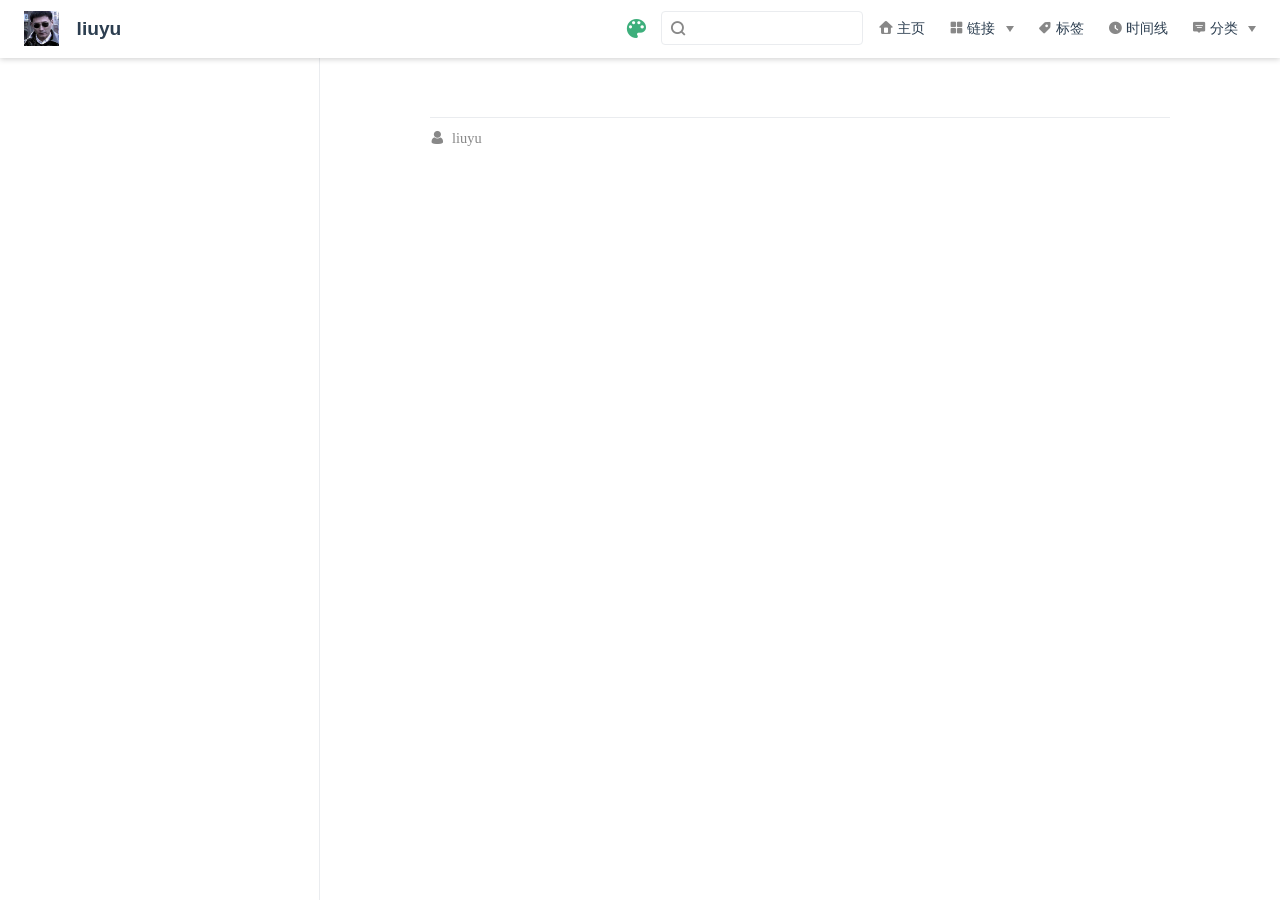
<file: categories/index.html>
<!DOCTYPE html>
<html lang="en-US">
  <head>
    <meta charset="utf-8">
    <meta name="viewport" content="width=device-width,initial-scale=1">
    <title>Categories | liuyu</title>
    <meta name="generator" content="VuePress 1.5.0">
    <link rel="icon" href="/img/logo-ly.jpg">
    <meta name="description" content="云平台大作业">
    <meta name="viewport" content="width=device-width,initial-scale=1,user-scalable=no">
    <link rel="preload" href="/assets/css/0.styles.10afba96.css" as="style"><link rel="preload" href="/assets/js/app.61cefd21.js" as="script"><link rel="preload" href="/assets/js/3.f063495b.js" as="script"><link rel="preload" href="/assets/js/1.ef9a8c70.js" as="script"><link rel="prefetch" href="/assets/js/10.6733be78.js"><link rel="prefetch" href="/assets/js/11.9a9cbcbd.js"><link rel="prefetch" href="/assets/js/12.f912a076.js"><link rel="prefetch" href="/assets/js/4.82e67897.js"><link rel="prefetch" href="/assets/js/5.eb905a74.js"><link rel="prefetch" href="/assets/js/6.a1c7aa42.js"><link rel="prefetch" href="/assets/js/7.d3fac426.js"><link rel="prefetch" href="/assets/js/8.7b0fbe55.js"><link rel="prefetch" href="/assets/js/9.4e7dae46.js">
    <link rel="stylesheet" href="/assets/css/0.styles.10afba96.css">
  </head>
  <body>
    <div id="app" data-server-rendered="true"><div><div class="theme-container" data-v-4698c43e><div data-v-4698c43e><div id="loader-wrapper" class="loading-wrapper" data-v-4b73742e data-v-4698c43e data-v-4698c43e><div class="loader-main" data-v-4b73742e><div data-v-4b73742e></div><div data-v-4b73742e></div><div data-v-4b73742e></div><div data-v-4b73742e></div></div> <!----> <!----></div> <div class="password-shadow password-wrapper-out" style="display:none;" data-v-6cbeab0a data-v-4698c43e data-v-4698c43e><h3 class="title" style="display:none;" data-v-6cbeab0a data-v-6cbeab0a>liuyu</h3> <!----> <label id="box" class="inputBox" style="display:none;" data-v-6cbeab0a data-v-6cbeab0a><input type="password" value="" data-v-6cbeab0a> <span data-v-6cbeab0a>Konck! Knock!</span> <button data-v-6cbeab0a>OK</button></label> <div class="footer" style="display:none;" data-v-6cbeab0a data-v-6cbeab0a><span data-v-6cbeab0a><i class="iconfont reco-theme" data-v-6cbeab0a></i> <a target="blank" href="https://vuepress-theme-reco.recoluan.com" data-v-6cbeab0a>vuePress-theme-reco</a></span> <span data-v-6cbeab0a><i class="iconfont reco-copyright" data-v-6cbeab0a></i> <a data-v-6cbeab0a><span data-v-6cbeab0a>liuyu</span>
            
          <span data-v-6cbeab0a>2020 - </span>
          2020
        </a></span></div></div> <div class="hide" data-v-4698c43e><header class="navbar" data-v-4698c43e><div class="sidebar-button"><svg xmlns="http://www.w3.org/2000/svg" aria-hidden="true" role="img" viewBox="0 0 448 512" class="icon"><path fill="currentColor" d="M436 124H12c-6.627 0-12-5.373-12-12V80c0-6.627 5.373-12 12-12h424c6.627 0 12 5.373 12 12v32c0 6.627-5.373 12-12 12zm0 160H12c-6.627 0-12-5.373-12-12v-32c0-6.627 5.373-12 12-12h424c6.627 0 12 5.373 12 12v32c0 6.627-5.373 12-12 12zm0 160H12c-6.627 0-12-5.373-12-12v-32c0-6.627 5.373-12 12-12h424c6.627 0 12 5.373 12 12v32c0 6.627-5.373 12-12 12z"></path></svg></div> <a href="/" class="home-link router-link-active"><img src="/logo_trans.png" alt="liuyu" class="logo"> <span class="site-name">liuyu</span></a> <div class="links"><div class="color-picker"><a class="color-button"><i class="iconfont reco-color"></i></a> <div class="color-picker-menu" style="display:none;"><div class="mode-options"><h4 class="title">Choose mode</h4> <ul class="color-mode-options"><li class="dark">dark</li><li class="auto active">auto</li><li class="light">light</li></ul></div></div></div> <div class="search-box"><i class="iconfont reco-search"></i> <input aria-label="Search" autocomplete="off" spellcheck="false" value=""> <!----></div> <nav class="nav-links can-hide"><div class="nav-item"><a href="/" class="nav-link"><i class="iconfont reco-home"></i>
  主页
</a></div><div class="nav-item"><div class="dropdown-wrapper"><a class="dropdown-title"><span class="title"><i class="iconfont reco-category"></i>
      链接
    </span> <span class="arrow right"></span></a> <ul class="nav-dropdown" style="display:none;"><li class="dropdown-item"><!----> <a href="/categories/其他/" class="nav-link"><i class="iconfont undefined"></i>
  其他
</a></li><li class="dropdown-item"><!----> <a href="/categories/技术文档/" class="nav-link"><i class="iconfont undefined"></i>
  技术文档
</a></li></ul></div></div><div class="nav-item"><a href="/tag/" class="nav-link"><i class="iconfont reco-tag"></i>
  标签
</a></div><div class="nav-item"><a href="/timeline/" class="nav-link"><i class="iconfont reco-date"></i>
  时间线
</a></div><div class="nav-item"><div class="dropdown-wrapper"><a class="dropdown-title"><span class="title"><i class="iconfont reco-message"></i>
      分类
    </span> <span class="arrow right"></span></a> <ul class="nav-dropdown" style="display:none;"><li class="dropdown-item"><!----> <a href="https://gitlab.com/bobyuan/" target="_blank" rel="noopener noreferrer" class="nav-link external"><i class="iconfont reco-gitlab"></i>
  GitLab
  <svg xmlns="http://www.w3.org/2000/svg" aria-hidden="true" x="0px" y="0px" viewBox="0 0 100 100" width="15" height="15" class="icon outbound"><path fill="currentColor" d="M18.8,85.1h56l0,0c2.2,0,4-1.8,4-4v-32h-8v28h-48v-48h28v-8h-32l0,0c-2.2,0-4,1.8-4,4v56C14.8,83.3,16.6,85.1,18.8,85.1z"></path> <polygon fill="currentColor" points="45.7,48.7 51.3,54.3 77.2,28.5 77.2,37.2 85.2,37.2 85.2,14.9 62.8,14.9 62.8,22.9 71.5,22.9"></polygon></svg></a></li></ul></div></div> <!----></nav></div></header> <div class="sidebar-mask" data-v-4698c43e></div> <aside class="sidebar" data-v-4698c43e><div class="personal-info-wrapper" data-v-6c8ffc9c><img src="/avatar.png" alt="author-avatar" class="personal-img" data-v-6c8ffc9c> <h3 class="name" data-v-6c8ffc9c>
    liuyu
  </h3> <div class="num" data-v-6c8ffc9c><div data-v-6c8ffc9c><h3 data-v-6c8ffc9c>2</h3> <h6 data-v-6c8ffc9c>文章</h6></div> <div data-v-6c8ffc9c><h3 data-v-6c8ffc9c>3</h3> <h6 data-v-6c8ffc9c>标签</h6></div></div> <hr data-v-6c8ffc9c></div> <nav class="nav-links"><div class="nav-item"><a href="/" class="nav-link"><i class="iconfont reco-home"></i>
  主页
</a></div><div class="nav-item"><div class="dropdown-wrapper"><a class="dropdown-title"><span class="title"><i class="iconfont reco-category"></i>
      链接
    </span> <span class="arrow right"></span></a> <ul class="nav-dropdown" style="display:none;"><li class="dropdown-item"><!----> <a href="/categories/其他/" class="nav-link"><i class="iconfont undefined"></i>
  其他
</a></li><li class="dropdown-item"><!----> <a href="/categories/技术文档/" class="nav-link"><i class="iconfont undefined"></i>
  技术文档
</a></li></ul></div></div><div class="nav-item"><a href="/tag/" class="nav-link"><i class="iconfont reco-tag"></i>
  标签
</a></div><div class="nav-item"><a href="/timeline/" class="nav-link"><i class="iconfont reco-date"></i>
  时间线
</a></div><div class="nav-item"><div class="dropdown-wrapper"><a class="dropdown-title"><span class="title"><i class="iconfont reco-message"></i>
      分类
    </span> <span class="arrow right"></span></a> <ul class="nav-dropdown" style="display:none;"><li class="dropdown-item"><!----> <a href="https://gitlab.com/bobyuan/" target="_blank" rel="noopener noreferrer" class="nav-link external"><i class="iconfont reco-gitlab"></i>
  GitLab
  <svg xmlns="http://www.w3.org/2000/svg" aria-hidden="true" x="0px" y="0px" viewBox="0 0 100 100" width="15" height="15" class="icon outbound"><path fill="currentColor" d="M18.8,85.1h56l0,0c2.2,0,4-1.8,4-4v-32h-8v28h-48v-48h28v-8h-32l0,0c-2.2,0-4,1.8-4,4v56C14.8,83.3,16.6,85.1,18.8,85.1z"></path> <polygon fill="currentColor" points="45.7,48.7 51.3,54.3 77.2,28.5 77.2,37.2 85.2,37.2 85.2,14.9 62.8,14.9 62.8,22.9 71.5,22.9"></polygon></svg></a></li></ul></div></div> <!----></nav>  <ul class="sidebar-links"><li><section class="sidebar-group depth-0"><p class="sidebar-heading open"><span></span> <!----></p> <!----></section></li></ul> </aside> <div class="password-shadow password-wrapper-in" style="display:none;" data-v-6cbeab0a data-v-4698c43e><h3 class="title" style="display:none;" data-v-6cbeab0a data-v-6cbeab0a>Categories</h3> <!----> <label id="box" class="inputBox" style="display:none;" data-v-6cbeab0a data-v-6cbeab0a><input type="password" value="" data-v-6cbeab0a> <span data-v-6cbeab0a>Konck! Knock!</span> <button data-v-6cbeab0a>OK</button></label> <div class="footer" style="display:none;" data-v-6cbeab0a data-v-6cbeab0a><span data-v-6cbeab0a><i class="iconfont reco-theme" data-v-6cbeab0a></i> <a target="blank" href="https://vuepress-theme-reco.recoluan.com" data-v-6cbeab0a>vuePress-theme-reco</a></span> <span data-v-6cbeab0a><i class="iconfont reco-copyright" data-v-6cbeab0a></i> <a data-v-6cbeab0a><span data-v-6cbeab0a>liuyu</span>
            
          <span data-v-6cbeab0a>2020 - </span>
          2020
        </a></span></div></div> <div data-v-4698c43e><main class="page"><!----> <div class="page-title" style="display:none;"><h1></h1> <hr> <div data-v-484a899e><i class="iconfont reco-account" data-v-484a899e><span data-v-484a899e>liuyu</span></i> <!----> <!----> <!----></div></div> <!----> <footer class="page-edit" style="display:none;"><!----> <!----></footer> <!----> <!----></main> <!----> <div class="comments-wrapper" data-v-4698c43e><!----></div></div></div></div></div></div><div class="global-ui"><div class="back-to-ceiling" style="right:1rem;bottom:6rem;width:2.5rem;height:2.5rem;border-radius:.25rem;line-height:2.5rem;display:none;" data-v-a81d141e data-v-a81d141e><svg t="1574745035067" viewBox="0 0 1024 1024" version="1.1" xmlns="http://www.w3.org/2000/svg" p-id="5404" class="icon" data-v-a81d141e><path d="M526.60727968 10.90185116a27.675 27.675 0 0 0-29.21455937 0c-131.36607665 82.28402758-218.69155461 228.01873535-218.69155402 394.07834331a462.20625001 462.20625001 0 0 0 5.36959153 69.94390903c1.00431239 6.55289093-0.34802892 13.13561351-3.76865779 18.80351572-32.63518765 54.11355614-51.75690182 118.55860487-51.7569018 187.94566865a371.06718723 371.06718723 0 0 0 11.50484808 91.98906777c6.53300375 25.50556257 41.68394495 28.14064038 52.69160883 4.22606766 17.37162448-37.73630017 42.14135425-72.50938081 72.80769204-103.21549295 2.18761121 3.04276886 4.15646224 6.24463696 6.40373557 9.22774369a1871.4375 1871.4375 0 0 0 140.04691725 5.34970492 1866.36093723 1866.36093723 0 0 0 140.04691723-5.34970492c2.24727335-2.98310674 4.21612437-6.18497483 6.3937923-9.2178004 30.66633723 30.70611158 55.4360664 65.4791928 72.80769147 103.21549355 11.00766384 23.91457269 46.15860503 21.27949489 52.69160879-4.22606768a371.15156223 371.15156223 0 0 0 11.514792-91.99901164c0-69.36717486-19.13165746-133.82216804-51.75690182-187.92578088-3.42062944-5.66790279-4.76302748-12.26056868-3.76865837-18.80351632a462.20625001 462.20625001 0 0 0 5.36959269-69.943909c-0.00994388-166.08943902-87.32547796-311.81420293-218.6915546-394.09823051zM605.93803103 357.87693858a93.93749974 93.93749974 0 1 1-187.89594924 6.1e-7 93.93749974 93.93749974 0 0 1 187.89594924-6.1e-7z" p-id="5405" data-v-a81d141e></path><path d="M429.50777625 765.63860547C429.50777625 803.39355007 466.44236686 1000.39046097 512.00932183 1000.39046097c45.56695499 0 82.4922232-197.00623328 82.5015456-234.7518555 0-37.75494459-36.9345906-68.35043303-82.4922232-68.34111062-45.57627738-0.00932239-82.52019037 30.59548842-82.51086798 68.34111062z" p-id="5406" data-v-a81d141e></path></svg></div></div></div>
    <script src="/assets/js/app.61cefd21.js" defer></script><script src="/assets/js/3.f063495b.js" defer></script><script src="/assets/js/1.ef9a8c70.js" defer></script>
  </body>
</html>
</file>
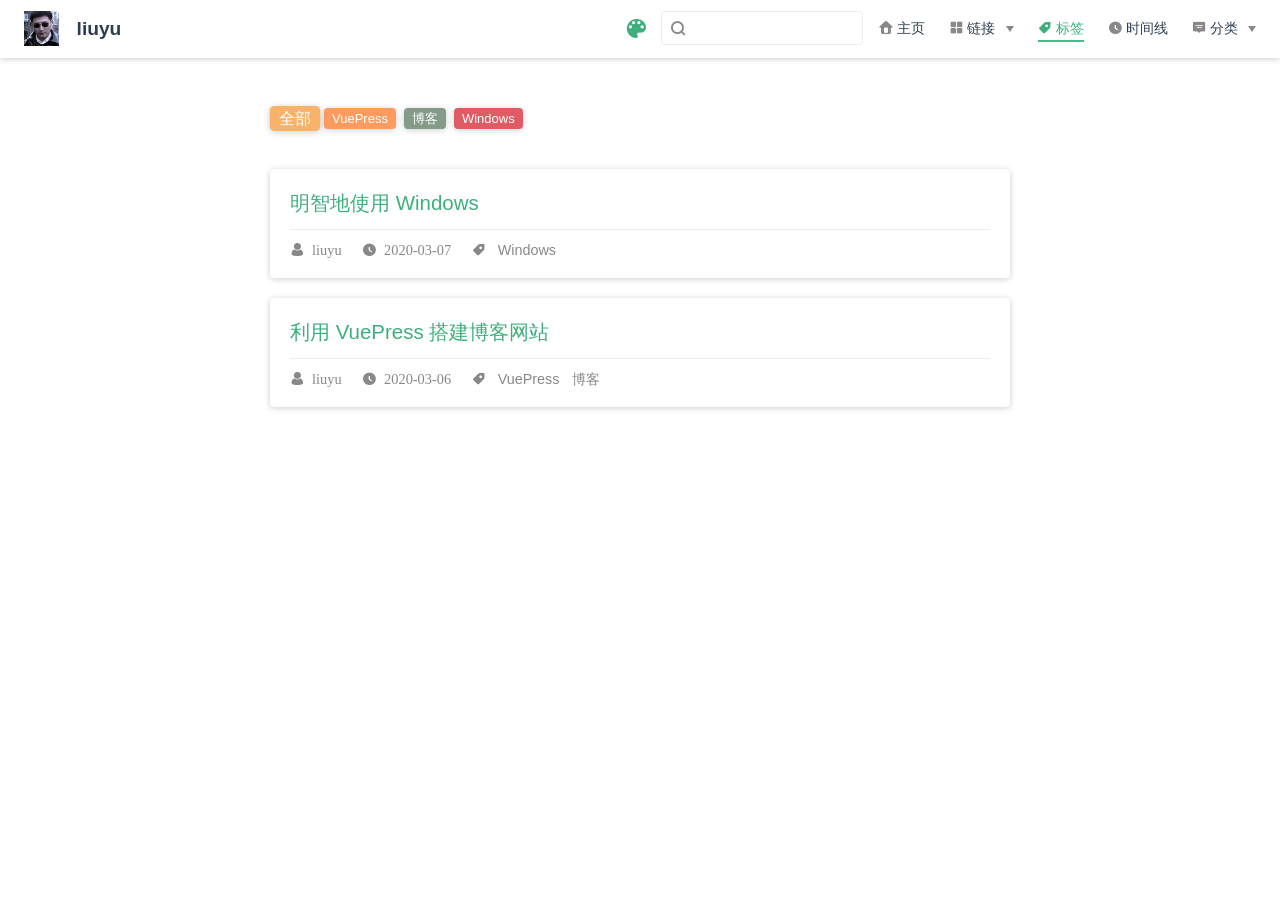
<file: tag/index.html>
<!DOCTYPE html>
<html lang="en-US">
  <head>
    <meta charset="utf-8">
    <meta name="viewport" content="width=device-width,initial-scale=1">
    <title>Tags | liuyu</title>
    <meta name="generator" content="VuePress 1.5.0">
    <link rel="icon" href="/img/logo-ly.jpg">
    <meta name="description" content="云平台大作业">
    <meta name="viewport" content="width=device-width,initial-scale=1,user-scalable=no">
    <link rel="preload" href="/assets/css/0.styles.10afba96.css" as="style"><link rel="preload" href="/assets/js/app.61cefd21.js" as="script"><link rel="preload" href="/assets/js/5.eb905a74.js" as="script"><link rel="preload" href="/assets/js/1.ef9a8c70.js" as="script"><link rel="prefetch" href="/assets/js/10.6733be78.js"><link rel="prefetch" href="/assets/js/11.9a9cbcbd.js"><link rel="prefetch" href="/assets/js/12.f912a076.js"><link rel="prefetch" href="/assets/js/3.f063495b.js"><link rel="prefetch" href="/assets/js/4.82e67897.js"><link rel="prefetch" href="/assets/js/6.a1c7aa42.js"><link rel="prefetch" href="/assets/js/7.d3fac426.js"><link rel="prefetch" href="/assets/js/8.7b0fbe55.js"><link rel="prefetch" href="/assets/js/9.4e7dae46.js">
    <link rel="stylesheet" href="/assets/css/0.styles.10afba96.css">
  </head>
  <body>
    <div id="app" data-server-rendered="true"><div class="tags-wrapper" data-v-2a407e7f><div class="theme-container no-sidebar" data-v-4698c43e data-v-2a407e7f><div data-v-4698c43e><div id="loader-wrapper" class="loading-wrapper" data-v-4b73742e data-v-4698c43e data-v-4698c43e><div class="loader-main" data-v-4b73742e><div data-v-4b73742e></div><div data-v-4b73742e></div><div data-v-4b73742e></div><div data-v-4b73742e></div></div> <!----> <!----></div> <div class="password-shadow password-wrapper-out" style="display:none;" data-v-6cbeab0a data-v-4698c43e data-v-4698c43e><h3 class="title" style="display:none;" data-v-6cbeab0a data-v-6cbeab0a>liuyu</h3> <!----> <label id="box" class="inputBox" style="display:none;" data-v-6cbeab0a data-v-6cbeab0a><input type="password" value="" data-v-6cbeab0a> <span data-v-6cbeab0a>Konck! Knock!</span> <button data-v-6cbeab0a>OK</button></label> <div class="footer" style="display:none;" data-v-6cbeab0a data-v-6cbeab0a><span data-v-6cbeab0a><i class="iconfont reco-theme" data-v-6cbeab0a></i> <a target="blank" href="https://vuepress-theme-reco.recoluan.com" data-v-6cbeab0a>vuePress-theme-reco</a></span> <span data-v-6cbeab0a><i class="iconfont reco-copyright" data-v-6cbeab0a></i> <a data-v-6cbeab0a><span data-v-6cbeab0a>liuyu</span>
            
          <span data-v-6cbeab0a>2020 - </span>
          2020
        </a></span></div></div> <div class="hide" data-v-4698c43e><header class="navbar" data-v-4698c43e><div class="sidebar-button"><svg xmlns="http://www.w3.org/2000/svg" aria-hidden="true" role="img" viewBox="0 0 448 512" class="icon"><path fill="currentColor" d="M436 124H12c-6.627 0-12-5.373-12-12V80c0-6.627 5.373-12 12-12h424c6.627 0 12 5.373 12 12v32c0 6.627-5.373 12-12 12zm0 160H12c-6.627 0-12-5.373-12-12v-32c0-6.627 5.373-12 12-12h424c6.627 0 12 5.373 12 12v32c0 6.627-5.373 12-12 12zm0 160H12c-6.627 0-12-5.373-12-12v-32c0-6.627 5.373-12 12-12h424c6.627 0 12 5.373 12 12v32c0 6.627-5.373 12-12 12z"></path></svg></div> <a href="/" class="home-link router-link-active"><img src="/logo_trans.png" alt="liuyu" class="logo"> <span class="site-name">liuyu</span></a> <div class="links"><div class="color-picker"><a class="color-button"><i class="iconfont reco-color"></i></a> <div class="color-picker-menu" style="display:none;"><div class="mode-options"><h4 class="title">Choose mode</h4> <ul class="color-mode-options"><li class="dark">dark</li><li class="auto active">auto</li><li class="light">light</li></ul></div></div></div> <div class="search-box"><i class="iconfont reco-search"></i> <input aria-label="Search" autocomplete="off" spellcheck="false" value=""> <!----></div> <nav class="nav-links can-hide"><div class="nav-item"><a href="/" class="nav-link"><i class="iconfont reco-home"></i>
  主页
</a></div><div class="nav-item"><div class="dropdown-wrapper"><a class="dropdown-title"><span class="title"><i class="iconfont reco-category"></i>
      链接
    </span> <span class="arrow right"></span></a> <ul class="nav-dropdown" style="display:none;"><li class="dropdown-item"><!----> <a href="/categories/其他/" class="nav-link"><i class="iconfont undefined"></i>
  其他
</a></li><li class="dropdown-item"><!----> <a href="/categories/技术文档/" class="nav-link"><i class="iconfont undefined"></i>
  技术文档
</a></li></ul></div></div><div class="nav-item"><a href="/tag/" class="nav-link router-link-exact-active router-link-active"><i class="iconfont reco-tag"></i>
  标签
</a></div><div class="nav-item"><a href="/timeline/" class="nav-link"><i class="iconfont reco-date"></i>
  时间线
</a></div><div class="nav-item"><div class="dropdown-wrapper"><a class="dropdown-title"><span class="title"><i class="iconfont reco-message"></i>
      分类
    </span> <span class="arrow right"></span></a> <ul class="nav-dropdown" style="display:none;"><li class="dropdown-item"><!----> <a href="https://gitlab.com/bobyuan/" target="_blank" rel="noopener noreferrer" class="nav-link external"><i class="iconfont reco-gitlab"></i>
  GitLab
  <svg xmlns="http://www.w3.org/2000/svg" aria-hidden="true" x="0px" y="0px" viewBox="0 0 100 100" width="15" height="15" class="icon outbound"><path fill="currentColor" d="M18.8,85.1h56l0,0c2.2,0,4-1.8,4-4v-32h-8v28h-48v-48h28v-8h-32l0,0c-2.2,0-4,1.8-4,4v56C14.8,83.3,16.6,85.1,18.8,85.1z"></path> <polygon fill="currentColor" points="45.7,48.7 51.3,54.3 77.2,28.5 77.2,37.2 85.2,37.2 85.2,14.9 62.8,14.9 62.8,22.9 71.5,22.9"></polygon></svg></a></li></ul></div></div> <!----></nav></div></header> <div class="sidebar-mask" data-v-4698c43e></div> <aside class="sidebar" data-v-4698c43e><div class="personal-info-wrapper" data-v-6c8ffc9c><img src="/avatar.png" alt="author-avatar" class="personal-img" data-v-6c8ffc9c> <h3 class="name" data-v-6c8ffc9c>
    liuyu
  </h3> <div class="num" data-v-6c8ffc9c><div data-v-6c8ffc9c><h3 data-v-6c8ffc9c>2</h3> <h6 data-v-6c8ffc9c>文章</h6></div> <div data-v-6c8ffc9c><h3 data-v-6c8ffc9c>3</h3> <h6 data-v-6c8ffc9c>标签</h6></div></div> <hr data-v-6c8ffc9c></div> <nav class="nav-links"><div class="nav-item"><a href="/" class="nav-link"><i class="iconfont reco-home"></i>
  主页
</a></div><div class="nav-item"><div class="dropdown-wrapper"><a class="dropdown-title"><span class="title"><i class="iconfont reco-category"></i>
      链接
    </span> <span class="arrow right"></span></a> <ul class="nav-dropdown" style="display:none;"><li class="dropdown-item"><!----> <a href="/categories/其他/" class="nav-link"><i class="iconfont undefined"></i>
  其他
</a></li><li class="dropdown-item"><!----> <a href="/categories/技术文档/" class="nav-link"><i class="iconfont undefined"></i>
  技术文档
</a></li></ul></div></div><div class="nav-item"><a href="/tag/" class="nav-link router-link-exact-active router-link-active"><i class="iconfont reco-tag"></i>
  标签
</a></div><div class="nav-item"><a href="/timeline/" class="nav-link"><i class="iconfont reco-date"></i>
  时间线
</a></div><div class="nav-item"><div class="dropdown-wrapper"><a class="dropdown-title"><span class="title"><i class="iconfont reco-message"></i>
      分类
    </span> <span class="arrow right"></span></a> <ul class="nav-dropdown" style="display:none;"><li class="dropdown-item"><!----> <a href="https://gitlab.com/bobyuan/" target="_blank" rel="noopener noreferrer" class="nav-link external"><i class="iconfont reco-gitlab"></i>
  GitLab
  <svg xmlns="http://www.w3.org/2000/svg" aria-hidden="true" x="0px" y="0px" viewBox="0 0 100 100" width="15" height="15" class="icon outbound"><path fill="currentColor" d="M18.8,85.1h56l0,0c2.2,0,4-1.8,4-4v-32h-8v28h-48v-48h28v-8h-32l0,0c-2.2,0-4,1.8-4,4v56C14.8,83.3,16.6,85.1,18.8,85.1z"></path> <polygon fill="currentColor" points="45.7,48.7 51.3,54.3 77.2,28.5 77.2,37.2 85.2,37.2 85.2,14.9 62.8,14.9 62.8,22.9 71.5,22.9"></polygon></svg></a></li></ul></div></div> <!----></nav>  <ul class="sidebar-links"><li><section class="sidebar-group depth-0"><p class="sidebar-heading open"><span></span> <!----></p> <!----></section></li></ul> </aside> <div class="password-shadow password-wrapper-in" style="display:none;" data-v-6cbeab0a data-v-4698c43e><h3 class="title" style="display:none;" data-v-6cbeab0a data-v-6cbeab0a>Tags</h3> <!----> <label id="box" class="inputBox" style="display:none;" data-v-6cbeab0a data-v-6cbeab0a><input type="password" value="" data-v-6cbeab0a> <span data-v-6cbeab0a>Konck! Knock!</span> <button data-v-6cbeab0a>OK</button></label> <div class="footer" style="display:none;" data-v-6cbeab0a data-v-6cbeab0a><span data-v-6cbeab0a><i class="iconfont reco-theme" data-v-6cbeab0a></i> <a target="blank" href="https://vuepress-theme-reco.recoluan.com" data-v-6cbeab0a>vuePress-theme-reco</a></span> <span data-v-6cbeab0a><i class="iconfont reco-copyright" data-v-6cbeab0a></i> <a data-v-6cbeab0a><span data-v-6cbeab0a>liuyu</span>
            
          <span data-v-6cbeab0a>2020 - </span>
          2020
        </a></span></div></div> <div data-v-4698c43e><div class="tags" style="display:none;" data-v-36b9f66a data-v-2a407e7f data-v-2a407e7f><span class="active" style="background-color:#e15b64;" data-v-36b9f66a>全部</span><span style="background-color:#abbd81;" data-v-36b9f66a>VuePress</span><span style="background-color:#e15b64;" data-v-36b9f66a>博客</span><span style="background-color:#67cc86;" data-v-36b9f66a>Windows</span></div> <div class="abstract-wrapper list" style="display:none;" data-v-b014bc36 data-v-2a407e7f data-v-2a407e7f><div class="abstract-item" data-v-28f76ce9 data-v-b014bc36><!----> <div class="title" data-v-28f76ce9><!----> <a href="/views/%E6%8A%80%E6%9C%AF%E6%96%87%E6%A1%A3/2020/20200307_use_windows_wisely.html" data-v-28f76ce9>明智地使用 Windows</a></div> <div class="abstract" data-v-28f76ce9></div> <hr class="hr" data-v-28f76ce9> <div data-v-484a899e data-v-28f76ce9><i class="iconfont reco-account" data-v-484a899e><span data-v-484a899e>liuyu</span></i> <i class="iconfont reco-date" data-v-484a899e><span data-v-484a899e>2020-03-07</span></i> <!----> <i class="iconfont reco-tag tags" data-v-484a899e><span class="tag-item" data-v-484a899e>
      Windows
    </span></i></div></div><div class="abstract-item" data-v-28f76ce9 data-v-b014bc36><!----> <div class="title" data-v-28f76ce9><!----> <a href="/views/%E5%85%B6%E4%BB%96/guide/" data-v-28f76ce9>利用 VuePress 搭建博客网站</a></div> <div class="abstract" data-v-28f76ce9></div> <hr class="hr" data-v-28f76ce9> <div data-v-484a899e data-v-28f76ce9><i class="iconfont reco-account" data-v-484a899e><span data-v-484a899e>liuyu</span></i> <i class="iconfont reco-date" data-v-484a899e><span data-v-484a899e>2020-03-06</span></i> <!----> <i class="iconfont reco-tag tags" data-v-484a899e><span class="tag-item" data-v-484a899e>
      VuePress
    </span><span class="tag-item" data-v-484a899e>
      博客
    </span></i></div></div></div> <div class="pagation pagation" style="display:none;" data-v-303bd5dc data-v-2a407e7f data-v-2a407e7f><div class="pagation-list" data-v-303bd5dc><span unselectable="on" class="jump" style="display:none;" data-v-303bd5dc>Prev</span> <span class="jump" style="display:none;" data-v-303bd5dc>1</span> <span class="ellipsis" style="display:none;" data-v-303bd5dc>...</span> <span class="jump bgprimary" data-v-303bd5dc>1</span> <span class="ellipsis" style="display:none;" data-v-303bd5dc>...</span> <span class="jump" style="display:none;" data-v-303bd5dc>1</span> <span class="jump" style="display:none;" data-v-303bd5dc>Next</span> <span class="jumppoint" data-v-303bd5dc>跳转到：</span> <span class="jumpinp" data-v-303bd5dc><input type="text" value="" data-v-303bd5dc></span> <span class="jump gobtn" data-v-303bd5dc>GO</span></div></div> <div class="comments-wrapper" style="display:none;" data-v-4698c43e><!----></div></div></div></div></div></div><div class="global-ui"><div class="back-to-ceiling" style="right:1rem;bottom:6rem;width:2.5rem;height:2.5rem;border-radius:.25rem;line-height:2.5rem;display:none;" data-v-a81d141e data-v-a81d141e><svg t="1574745035067" viewBox="0 0 1024 1024" version="1.1" xmlns="http://www.w3.org/2000/svg" p-id="5404" class="icon" data-v-a81d141e><path d="M526.60727968 10.90185116a27.675 27.675 0 0 0-29.21455937 0c-131.36607665 82.28402758-218.69155461 228.01873535-218.69155402 394.07834331a462.20625001 462.20625001 0 0 0 5.36959153 69.94390903c1.00431239 6.55289093-0.34802892 13.13561351-3.76865779 18.80351572-32.63518765 54.11355614-51.75690182 118.55860487-51.7569018 187.94566865a371.06718723 371.06718723 0 0 0 11.50484808 91.98906777c6.53300375 25.50556257 41.68394495 28.14064038 52.69160883 4.22606766 17.37162448-37.73630017 42.14135425-72.50938081 72.80769204-103.21549295 2.18761121 3.04276886 4.15646224 6.24463696 6.40373557 9.22774369a1871.4375 1871.4375 0 0 0 140.04691725 5.34970492 1866.36093723 1866.36093723 0 0 0 140.04691723-5.34970492c2.24727335-2.98310674 4.21612437-6.18497483 6.3937923-9.2178004 30.66633723 30.70611158 55.4360664 65.4791928 72.80769147 103.21549355 11.00766384 23.91457269 46.15860503 21.27949489 52.69160879-4.22606768a371.15156223 371.15156223 0 0 0 11.514792-91.99901164c0-69.36717486-19.13165746-133.82216804-51.75690182-187.92578088-3.42062944-5.66790279-4.76302748-12.26056868-3.76865837-18.80351632a462.20625001 462.20625001 0 0 0 5.36959269-69.943909c-0.00994388-166.08943902-87.32547796-311.81420293-218.6915546-394.09823051zM605.93803103 357.87693858a93.93749974 93.93749974 0 1 1-187.89594924 6.1e-7 93.93749974 93.93749974 0 0 1 187.89594924-6.1e-7z" p-id="5405" data-v-a81d141e></path><path d="M429.50777625 765.63860547C429.50777625 803.39355007 466.44236686 1000.39046097 512.00932183 1000.39046097c45.56695499 0 82.4922232-197.00623328 82.5015456-234.7518555 0-37.75494459-36.9345906-68.35043303-82.4922232-68.34111062-45.57627738-0.00932239-82.52019037 30.59548842-82.51086798 68.34111062z" p-id="5406" data-v-a81d141e></path></svg></div></div></div>
    <script src="/assets/js/app.61cefd21.js" defer></script><script src="/assets/js/5.eb905a74.js" defer></script><script src="/assets/js/1.ef9a8c70.js" defer></script>
  </body>
</html>
</file>
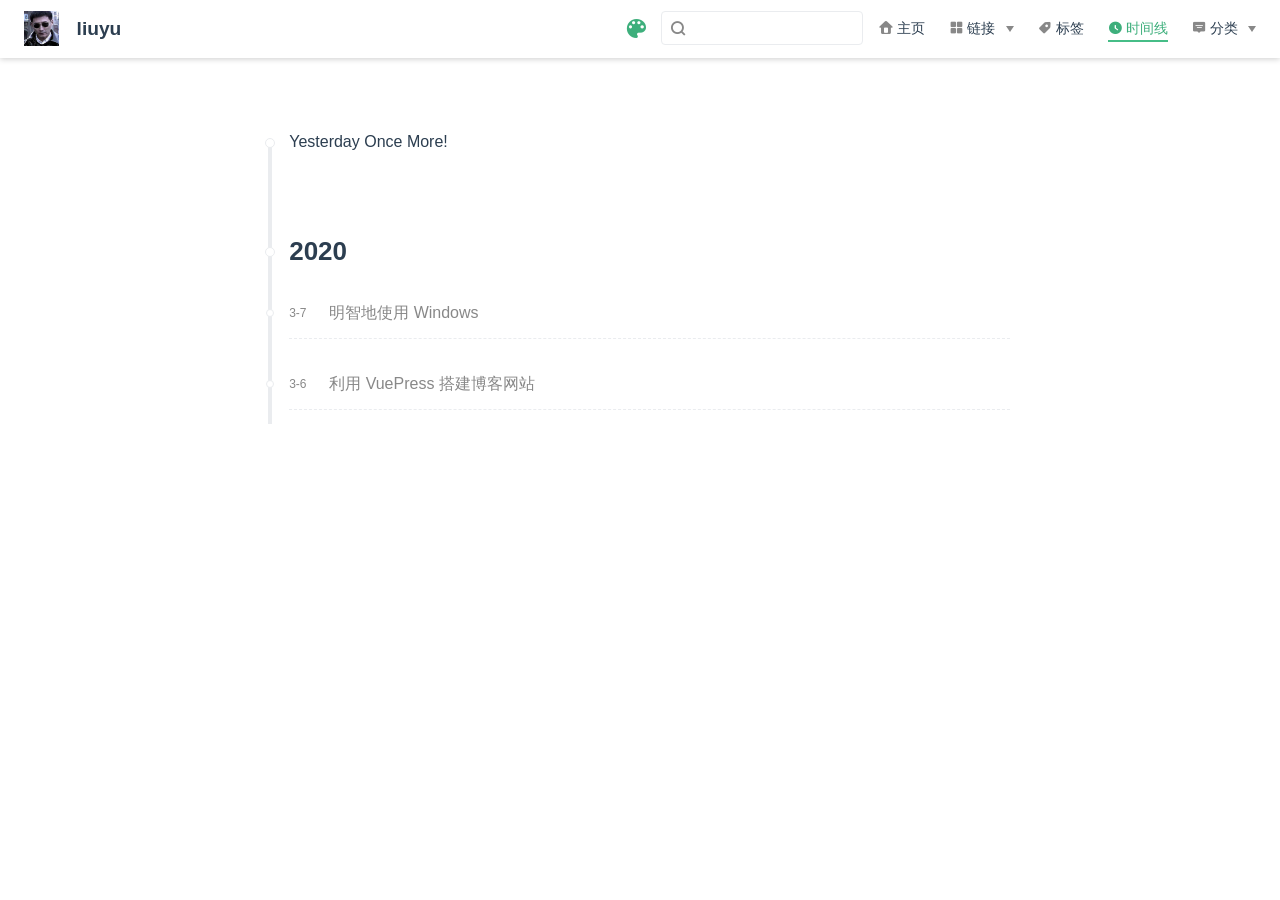
<file: timeline/index.html>
<!DOCTYPE html>
<html lang="en-US">
  <head>
    <meta charset="utf-8">
    <meta name="viewport" content="width=device-width,initial-scale=1">
    <title>Timeline | liuyu</title>
    <meta name="generator" content="VuePress 1.5.0">
    <link rel="icon" href="/img/logo-ly.jpg">
    <meta name="description" content="云平台大作业">
    <meta name="viewport" content="width=device-width,initial-scale=1,user-scalable=no">
    <link rel="preload" href="/assets/css/0.styles.10afba96.css" as="style"><link rel="preload" href="/assets/js/app.61cefd21.js" as="script"><link rel="preload" href="/assets/js/8.7b0fbe55.js" as="script"><link rel="preload" href="/assets/js/1.ef9a8c70.js" as="script"><link rel="prefetch" href="/assets/js/10.6733be78.js"><link rel="prefetch" href="/assets/js/11.9a9cbcbd.js"><link rel="prefetch" href="/assets/js/12.f912a076.js"><link rel="prefetch" href="/assets/js/3.f063495b.js"><link rel="prefetch" href="/assets/js/4.82e67897.js"><link rel="prefetch" href="/assets/js/5.eb905a74.js"><link rel="prefetch" href="/assets/js/6.a1c7aa42.js"><link rel="prefetch" href="/assets/js/7.d3fac426.js"><link rel="prefetch" href="/assets/js/9.4e7dae46.js">
    <link rel="stylesheet" href="/assets/css/0.styles.10afba96.css">
  </head>
  <body>
    <div id="app" data-server-rendered="true"><div data-v-3cbc0e8d><div class="theme-container no-sidebar" data-v-4698c43e data-v-3cbc0e8d><div data-v-4698c43e><div id="loader-wrapper" class="loading-wrapper" data-v-4b73742e data-v-4698c43e data-v-4698c43e><div class="loader-main" data-v-4b73742e><div data-v-4b73742e></div><div data-v-4b73742e></div><div data-v-4b73742e></div><div data-v-4b73742e></div></div> <!----> <!----></div> <div class="password-shadow password-wrapper-out" style="display:none;" data-v-6cbeab0a data-v-4698c43e data-v-4698c43e><h3 class="title" style="display:none;" data-v-6cbeab0a data-v-6cbeab0a>liuyu</h3> <!----> <label id="box" class="inputBox" style="display:none;" data-v-6cbeab0a data-v-6cbeab0a><input type="password" value="" data-v-6cbeab0a> <span data-v-6cbeab0a>Konck! Knock!</span> <button data-v-6cbeab0a>OK</button></label> <div class="footer" style="display:none;" data-v-6cbeab0a data-v-6cbeab0a><span data-v-6cbeab0a><i class="iconfont reco-theme" data-v-6cbeab0a></i> <a target="blank" href="https://vuepress-theme-reco.recoluan.com" data-v-6cbeab0a>vuePress-theme-reco</a></span> <span data-v-6cbeab0a><i class="iconfont reco-copyright" data-v-6cbeab0a></i> <a data-v-6cbeab0a><span data-v-6cbeab0a>liuyu</span>
            
          <span data-v-6cbeab0a>2020 - </span>
          2020
        </a></span></div></div> <div class="hide" data-v-4698c43e><header class="navbar" data-v-4698c43e><div class="sidebar-button"><svg xmlns="http://www.w3.org/2000/svg" aria-hidden="true" role="img" viewBox="0 0 448 512" class="icon"><path fill="currentColor" d="M436 124H12c-6.627 0-12-5.373-12-12V80c0-6.627 5.373-12 12-12h424c6.627 0 12 5.373 12 12v32c0 6.627-5.373 12-12 12zm0 160H12c-6.627 0-12-5.373-12-12v-32c0-6.627 5.373-12 12-12h424c6.627 0 12 5.373 12 12v32c0 6.627-5.373 12-12 12zm0 160H12c-6.627 0-12-5.373-12-12v-32c0-6.627 5.373-12 12-12h424c6.627 0 12 5.373 12 12v32c0 6.627-5.373 12-12 12z"></path></svg></div> <a href="/" class="home-link router-link-active"><img src="/logo_trans.png" alt="liuyu" class="logo"> <span class="site-name">liuyu</span></a> <div class="links"><div class="color-picker"><a class="color-button"><i class="iconfont reco-color"></i></a> <div class="color-picker-menu" style="display:none;"><div class="mode-options"><h4 class="title">Choose mode</h4> <ul class="color-mode-options"><li class="dark">dark</li><li class="auto active">auto</li><li class="light">light</li></ul></div></div></div> <div class="search-box"><i class="iconfont reco-search"></i> <input aria-label="Search" autocomplete="off" spellcheck="false" value=""> <!----></div> <nav class="nav-links can-hide"><div class="nav-item"><a href="/" class="nav-link"><i class="iconfont reco-home"></i>
  主页
</a></div><div class="nav-item"><div class="dropdown-wrapper"><a class="dropdown-title"><span class="title"><i class="iconfont reco-category"></i>
      链接
    </span> <span class="arrow right"></span></a> <ul class="nav-dropdown" style="display:none;"><li class="dropdown-item"><!----> <a href="/categories/其他/" class="nav-link"><i class="iconfont undefined"></i>
  其他
</a></li><li class="dropdown-item"><!----> <a href="/categories/技术文档/" class="nav-link"><i class="iconfont undefined"></i>
  技术文档
</a></li></ul></div></div><div class="nav-item"><a href="/tag/" class="nav-link"><i class="iconfont reco-tag"></i>
  标签
</a></div><div class="nav-item"><a href="/timeline/" class="nav-link router-link-exact-active router-link-active"><i class="iconfont reco-date"></i>
  时间线
</a></div><div class="nav-item"><div class="dropdown-wrapper"><a class="dropdown-title"><span class="title"><i class="iconfont reco-message"></i>
      分类
    </span> <span class="arrow right"></span></a> <ul class="nav-dropdown" style="display:none;"><li class="dropdown-item"><!----> <a href="https://gitlab.com/bobyuan/" target="_blank" rel="noopener noreferrer" class="nav-link external"><i class="iconfont reco-gitlab"></i>
  GitLab
  <svg xmlns="http://www.w3.org/2000/svg" aria-hidden="true" x="0px" y="0px" viewBox="0 0 100 100" width="15" height="15" class="icon outbound"><path fill="currentColor" d="M18.8,85.1h56l0,0c2.2,0,4-1.8,4-4v-32h-8v28h-48v-48h28v-8h-32l0,0c-2.2,0-4,1.8-4,4v56C14.8,83.3,16.6,85.1,18.8,85.1z"></path> <polygon fill="currentColor" points="45.7,48.7 51.3,54.3 77.2,28.5 77.2,37.2 85.2,37.2 85.2,14.9 62.8,14.9 62.8,22.9 71.5,22.9"></polygon></svg></a></li></ul></div></div> <!----></nav></div></header> <div class="sidebar-mask" data-v-4698c43e></div> <aside class="sidebar" data-v-4698c43e><div class="personal-info-wrapper" data-v-6c8ffc9c><img src="/avatar.png" alt="author-avatar" class="personal-img" data-v-6c8ffc9c> <h3 class="name" data-v-6c8ffc9c>
    liuyu
  </h3> <div class="num" data-v-6c8ffc9c><div data-v-6c8ffc9c><h3 data-v-6c8ffc9c>2</h3> <h6 data-v-6c8ffc9c>文章</h6></div> <div data-v-6c8ffc9c><h3 data-v-6c8ffc9c>3</h3> <h6 data-v-6c8ffc9c>标签</h6></div></div> <hr data-v-6c8ffc9c></div> <nav class="nav-links"><div class="nav-item"><a href="/" class="nav-link"><i class="iconfont reco-home"></i>
  主页
</a></div><div class="nav-item"><div class="dropdown-wrapper"><a class="dropdown-title"><span class="title"><i class="iconfont reco-category"></i>
      链接
    </span> <span class="arrow right"></span></a> <ul class="nav-dropdown" style="display:none;"><li class="dropdown-item"><!----> <a href="/categories/其他/" class="nav-link"><i class="iconfont undefined"></i>
  其他
</a></li><li class="dropdown-item"><!----> <a href="/categories/技术文档/" class="nav-link"><i class="iconfont undefined"></i>
  技术文档
</a></li></ul></div></div><div class="nav-item"><a href="/tag/" class="nav-link"><i class="iconfont reco-tag"></i>
  标签
</a></div><div class="nav-item"><a href="/timeline/" class="nav-link router-link-exact-active router-link-active"><i class="iconfont reco-date"></i>
  时间线
</a></div><div class="nav-item"><div class="dropdown-wrapper"><a class="dropdown-title"><span class="title"><i class="iconfont reco-message"></i>
      分类
    </span> <span class="arrow right"></span></a> <ul class="nav-dropdown" style="display:none;"><li class="dropdown-item"><!----> <a href="https://gitlab.com/bobyuan/" target="_blank" rel="noopener noreferrer" class="nav-link external"><i class="iconfont reco-gitlab"></i>
  GitLab
  <svg xmlns="http://www.w3.org/2000/svg" aria-hidden="true" x="0px" y="0px" viewBox="0 0 100 100" width="15" height="15" class="icon outbound"><path fill="currentColor" d="M18.8,85.1h56l0,0c2.2,0,4-1.8,4-4v-32h-8v28h-48v-48h28v-8h-32l0,0c-2.2,0-4,1.8-4,4v56C14.8,83.3,16.6,85.1,18.8,85.1z"></path> <polygon fill="currentColor" points="45.7,48.7 51.3,54.3 77.2,28.5 77.2,37.2 85.2,37.2 85.2,14.9 62.8,14.9 62.8,22.9 71.5,22.9"></polygon></svg></a></li></ul></div></div> <!----></nav>  <ul class="sidebar-links"><li><section class="sidebar-group depth-0"><p class="sidebar-heading open"><span></span> <!----></p> <!----></section></li></ul> </aside> <div class="password-shadow password-wrapper-in" style="display:none;" data-v-6cbeab0a data-v-4698c43e><h3 class="title" style="display:none;" data-v-6cbeab0a data-v-6cbeab0a>Timeline</h3> <!----> <label id="box" class="inputBox" style="display:none;" data-v-6cbeab0a data-v-6cbeab0a><input type="password" value="" data-v-6cbeab0a> <span data-v-6cbeab0a>Konck! Knock!</span> <button data-v-6cbeab0a>OK</button></label> <div class="footer" style="display:none;" data-v-6cbeab0a data-v-6cbeab0a><span data-v-6cbeab0a><i class="iconfont reco-theme" data-v-6cbeab0a></i> <a target="blank" href="https://vuepress-theme-reco.recoluan.com" data-v-6cbeab0a>vuePress-theme-reco</a></span> <span data-v-6cbeab0a><i class="iconfont reco-copyright" data-v-6cbeab0a></i> <a data-v-6cbeab0a><span data-v-6cbeab0a>liuyu</span>
            
          <span data-v-6cbeab0a>2020 - </span>
          2020
        </a></span></div></div> <div data-v-4698c43e><ul class="timeline-wrapper" data-v-4698c43e data-v-3cbc0e8d><li class="desc" style="display:none;" data-v-3cbc0e8d data-v-3cbc0e8d>Yesterday Once More!</li> <li style="display:none;" data-v-3cbc0e8d data-v-3cbc0e8d><h3 class="year" data-v-3cbc0e8d>2020</h3> <ul class="year-wrapper" data-v-3cbc0e8d><li data-v-3cbc0e8d><span class="date" data-v-3cbc0e8d>3-7</span> <span class="title" data-v-3cbc0e8d>明智地使用 Windows</span></li><li data-v-3cbc0e8d><span class="date" data-v-3cbc0e8d>3-6</span> <span class="title" data-v-3cbc0e8d>利用 VuePress 搭建博客网站</span></li></ul></li></ul> <div class="comments-wrapper" style="display:none;" data-v-4698c43e><!----></div></div></div></div></div></div><div class="global-ui"><div class="back-to-ceiling" style="right:1rem;bottom:6rem;width:2.5rem;height:2.5rem;border-radius:.25rem;line-height:2.5rem;display:none;" data-v-a81d141e data-v-a81d141e><svg t="1574745035067" viewBox="0 0 1024 1024" version="1.1" xmlns="http://www.w3.org/2000/svg" p-id="5404" class="icon" data-v-a81d141e><path d="M526.60727968 10.90185116a27.675 27.675 0 0 0-29.21455937 0c-131.36607665 82.28402758-218.69155461 228.01873535-218.69155402 394.07834331a462.20625001 462.20625001 0 0 0 5.36959153 69.94390903c1.00431239 6.55289093-0.34802892 13.13561351-3.76865779 18.80351572-32.63518765 54.11355614-51.75690182 118.55860487-51.7569018 187.94566865a371.06718723 371.06718723 0 0 0 11.50484808 91.98906777c6.53300375 25.50556257 41.68394495 28.14064038 52.69160883 4.22606766 17.37162448-37.73630017 42.14135425-72.50938081 72.80769204-103.21549295 2.18761121 3.04276886 4.15646224 6.24463696 6.40373557 9.22774369a1871.4375 1871.4375 0 0 0 140.04691725 5.34970492 1866.36093723 1866.36093723 0 0 0 140.04691723-5.34970492c2.24727335-2.98310674 4.21612437-6.18497483 6.3937923-9.2178004 30.66633723 30.70611158 55.4360664 65.4791928 72.80769147 103.21549355 11.00766384 23.91457269 46.15860503 21.27949489 52.69160879-4.22606768a371.15156223 371.15156223 0 0 0 11.514792-91.99901164c0-69.36717486-19.13165746-133.82216804-51.75690182-187.92578088-3.42062944-5.66790279-4.76302748-12.26056868-3.76865837-18.80351632a462.20625001 462.20625001 0 0 0 5.36959269-69.943909c-0.00994388-166.08943902-87.32547796-311.81420293-218.6915546-394.09823051zM605.93803103 357.87693858a93.93749974 93.93749974 0 1 1-187.89594924 6.1e-7 93.93749974 93.93749974 0 0 1 187.89594924-6.1e-7z" p-id="5405" data-v-a81d141e></path><path d="M429.50777625 765.63860547C429.50777625 803.39355007 466.44236686 1000.39046097 512.00932183 1000.39046097c45.56695499 0 82.4922232-197.00623328 82.5015456-234.7518555 0-37.75494459-36.9345906-68.35043303-82.4922232-68.34111062-45.57627738-0.00932239-82.52019037 30.59548842-82.51086798 68.34111062z" p-id="5406" data-v-a81d141e></path></svg></div></div></div>
    <script src="/assets/js/app.61cefd21.js" defer></script><script src="/assets/js/8.7b0fbe55.js" defer></script><script src="/assets/js/1.ef9a8c70.js" defer></script>
  </body>
</html>
</file>
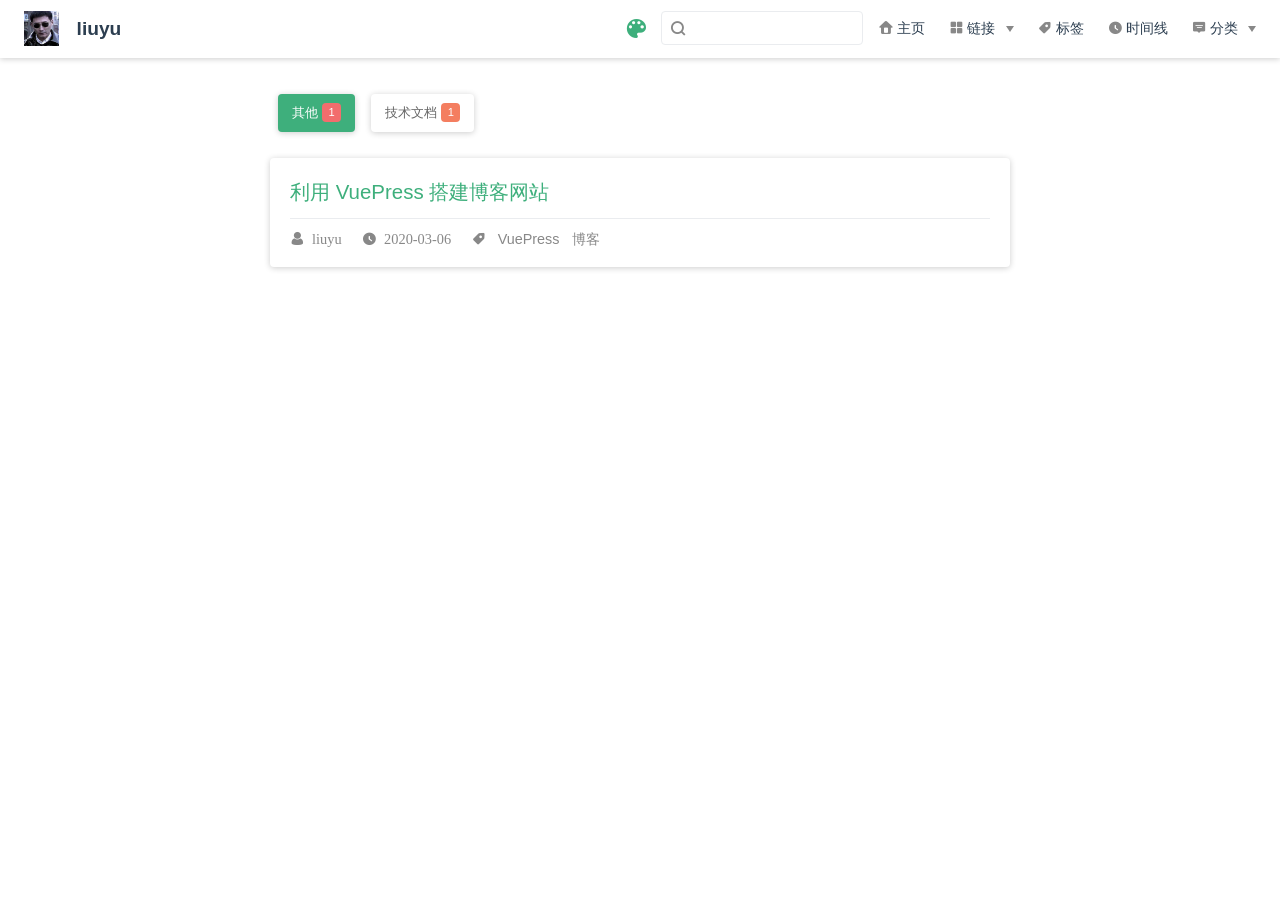
<file: categories/其他/index.html>
<!DOCTYPE html>
<html lang="en-US">
  <head>
    <meta charset="utf-8">
    <meta name="viewport" content="width=device-width,initial-scale=1">
    <title>其他 categories | liuyu</title>
    <meta name="generator" content="VuePress 1.5.0">
    <link rel="icon" href="/img/logo-ly.jpg">
    <meta name="description" content="云平台大作业">
    <meta name="viewport" content="width=device-width,initial-scale=1,user-scalable=no">
    <link rel="preload" href="/assets/css/0.styles.10afba96.css" as="style"><link rel="preload" href="/assets/js/app.61cefd21.js" as="script"><link rel="preload" href="/assets/js/6.a1c7aa42.js" as="script"><link rel="preload" href="/assets/js/1.ef9a8c70.js" as="script"><link rel="prefetch" href="/assets/js/10.6733be78.js"><link rel="prefetch" href="/assets/js/11.9a9cbcbd.js"><link rel="prefetch" href="/assets/js/12.f912a076.js"><link rel="prefetch" href="/assets/js/3.f063495b.js"><link rel="prefetch" href="/assets/js/4.82e67897.js"><link rel="prefetch" href="/assets/js/5.eb905a74.js"><link rel="prefetch" href="/assets/js/7.d3fac426.js"><link rel="prefetch" href="/assets/js/8.7b0fbe55.js"><link rel="prefetch" href="/assets/js/9.4e7dae46.js">
    <link rel="stylesheet" href="/assets/css/0.styles.10afba96.css">
  </head>
  <body>
    <div id="app" data-server-rendered="true"><div class="categories-wrapper" data-v-7d81bf34><div class="theme-container no-sidebar" data-v-4698c43e data-v-7d81bf34><div data-v-4698c43e><div id="loader-wrapper" class="loading-wrapper" data-v-4b73742e data-v-4698c43e data-v-4698c43e><div class="loader-main" data-v-4b73742e><div data-v-4b73742e></div><div data-v-4b73742e></div><div data-v-4b73742e></div><div data-v-4b73742e></div></div> <!----> <!----></div> <div class="password-shadow password-wrapper-out" style="display:none;" data-v-6cbeab0a data-v-4698c43e data-v-4698c43e><h3 class="title" style="display:none;" data-v-6cbeab0a data-v-6cbeab0a>liuyu</h3> <!----> <label id="box" class="inputBox" style="display:none;" data-v-6cbeab0a data-v-6cbeab0a><input type="password" value="" data-v-6cbeab0a> <span data-v-6cbeab0a>Konck! Knock!</span> <button data-v-6cbeab0a>OK</button></label> <div class="footer" style="display:none;" data-v-6cbeab0a data-v-6cbeab0a><span data-v-6cbeab0a><i class="iconfont reco-theme" data-v-6cbeab0a></i> <a target="blank" href="https://vuepress-theme-reco.recoluan.com" data-v-6cbeab0a>vuePress-theme-reco</a></span> <span data-v-6cbeab0a><i class="iconfont reco-copyright" data-v-6cbeab0a></i> <a data-v-6cbeab0a><span data-v-6cbeab0a>liuyu</span>
            
          <span data-v-6cbeab0a>2020 - </span>
          2020
        </a></span></div></div> <div class="hide" data-v-4698c43e><header class="navbar" data-v-4698c43e><div class="sidebar-button"><svg xmlns="http://www.w3.org/2000/svg" aria-hidden="true" role="img" viewBox="0 0 448 512" class="icon"><path fill="currentColor" d="M436 124H12c-6.627 0-12-5.373-12-12V80c0-6.627 5.373-12 12-12h424c6.627 0 12 5.373 12 12v32c0 6.627-5.373 12-12 12zm0 160H12c-6.627 0-12-5.373-12-12v-32c0-6.627 5.373-12 12-12h424c6.627 0 12 5.373 12 12v32c0 6.627-5.373 12-12 12zm0 160H12c-6.627 0-12-5.373-12-12v-32c0-6.627 5.373-12 12-12h424c6.627 0 12 5.373 12 12v32c0 6.627-5.373 12-12 12z"></path></svg></div> <a href="/" class="home-link router-link-active"><img src="/logo_trans.png" alt="liuyu" class="logo"> <span class="site-name">liuyu</span></a> <div class="links"><div class="color-picker"><a class="color-button"><i class="iconfont reco-color"></i></a> <div class="color-picker-menu" style="display:none;"><div class="mode-options"><h4 class="title">Choose mode</h4> <ul class="color-mode-options"><li class="dark">dark</li><li class="auto active">auto</li><li class="light">light</li></ul></div></div></div> <div class="search-box"><i class="iconfont reco-search"></i> <input aria-label="Search" autocomplete="off" spellcheck="false" value=""> <!----></div> <nav class="nav-links can-hide"><div class="nav-item"><a href="/" class="nav-link"><i class="iconfont reco-home"></i>
  主页
</a></div><div class="nav-item"><div class="dropdown-wrapper"><a class="dropdown-title"><span class="title"><i class="iconfont reco-category"></i>
      链接
    </span> <span class="arrow right"></span></a> <ul class="nav-dropdown" style="display:none;"><li class="dropdown-item"><!----> <a href="/categories/其他/" class="nav-link router-link-exact-active router-link-active"><i class="iconfont undefined"></i>
  其他
</a></li><li class="dropdown-item"><!----> <a href="/categories/技术文档/" class="nav-link"><i class="iconfont undefined"></i>
  技术文档
</a></li></ul></div></div><div class="nav-item"><a href="/tag/" class="nav-link"><i class="iconfont reco-tag"></i>
  标签
</a></div><div class="nav-item"><a href="/timeline/" class="nav-link"><i class="iconfont reco-date"></i>
  时间线
</a></div><div class="nav-item"><div class="dropdown-wrapper"><a class="dropdown-title"><span class="title"><i class="iconfont reco-message"></i>
      分类
    </span> <span class="arrow right"></span></a> <ul class="nav-dropdown" style="display:none;"><li class="dropdown-item"><!----> <a href="https://gitlab.com/bobyuan/" target="_blank" rel="noopener noreferrer" class="nav-link external"><i class="iconfont reco-gitlab"></i>
  GitLab
  <svg xmlns="http://www.w3.org/2000/svg" aria-hidden="true" x="0px" y="0px" viewBox="0 0 100 100" width="15" height="15" class="icon outbound"><path fill="currentColor" d="M18.8,85.1h56l0,0c2.2,0,4-1.8,4-4v-32h-8v28h-48v-48h28v-8h-32l0,0c-2.2,0-4,1.8-4,4v56C14.8,83.3,16.6,85.1,18.8,85.1z"></path> <polygon fill="currentColor" points="45.7,48.7 51.3,54.3 77.2,28.5 77.2,37.2 85.2,37.2 85.2,14.9 62.8,14.9 62.8,22.9 71.5,22.9"></polygon></svg></a></li></ul></div></div> <!----></nav></div></header> <div class="sidebar-mask" data-v-4698c43e></div> <aside class="sidebar" data-v-4698c43e><div class="personal-info-wrapper" data-v-6c8ffc9c><img src="/avatar.png" alt="author-avatar" class="personal-img" data-v-6c8ffc9c> <h3 class="name" data-v-6c8ffc9c>
    liuyu
  </h3> <div class="num" data-v-6c8ffc9c><div data-v-6c8ffc9c><h3 data-v-6c8ffc9c>2</h3> <h6 data-v-6c8ffc9c>文章</h6></div> <div data-v-6c8ffc9c><h3 data-v-6c8ffc9c>3</h3> <h6 data-v-6c8ffc9c>标签</h6></div></div> <hr data-v-6c8ffc9c></div> <nav class="nav-links"><div class="nav-item"><a href="/" class="nav-link"><i class="iconfont reco-home"></i>
  主页
</a></div><div class="nav-item"><div class="dropdown-wrapper"><a class="dropdown-title"><span class="title"><i class="iconfont reco-category"></i>
      链接
    </span> <span class="arrow right"></span></a> <ul class="nav-dropdown" style="display:none;"><li class="dropdown-item"><!----> <a href="/categories/其他/" class="nav-link router-link-exact-active router-link-active"><i class="iconfont undefined"></i>
  其他
</a></li><li class="dropdown-item"><!----> <a href="/categories/技术文档/" class="nav-link"><i class="iconfont undefined"></i>
  技术文档
</a></li></ul></div></div><div class="nav-item"><a href="/tag/" class="nav-link"><i class="iconfont reco-tag"></i>
  标签
</a></div><div class="nav-item"><a href="/timeline/" class="nav-link"><i class="iconfont reco-date"></i>
  时间线
</a></div><div class="nav-item"><div class="dropdown-wrapper"><a class="dropdown-title"><span class="title"><i class="iconfont reco-message"></i>
      分类
    </span> <span class="arrow right"></span></a> <ul class="nav-dropdown" style="display:none;"><li class="dropdown-item"><!----> <a href="https://gitlab.com/bobyuan/" target="_blank" rel="noopener noreferrer" class="nav-link external"><i class="iconfont reco-gitlab"></i>
  GitLab
  <svg xmlns="http://www.w3.org/2000/svg" aria-hidden="true" x="0px" y="0px" viewBox="0 0 100 100" width="15" height="15" class="icon outbound"><path fill="currentColor" d="M18.8,85.1h56l0,0c2.2,0,4-1.8,4-4v-32h-8v28h-48v-48h28v-8h-32l0,0c-2.2,0-4,1.8-4,4v56C14.8,83.3,16.6,85.1,18.8,85.1z"></path> <polygon fill="currentColor" points="45.7,48.7 51.3,54.3 77.2,28.5 77.2,37.2 85.2,37.2 85.2,14.9 62.8,14.9 62.8,22.9 71.5,22.9"></polygon></svg></a></li></ul></div></div> <!----></nav>  <ul class="sidebar-links"><li><section class="sidebar-group depth-0"><p class="sidebar-heading open"><span></span> <!----></p> <!----></section></li></ul> </aside> <div class="password-shadow password-wrapper-in" style="display:none;" data-v-6cbeab0a data-v-4698c43e><h3 class="title" style="display:none;" data-v-6cbeab0a data-v-6cbeab0a>其他 categories</h3> <!----> <label id="box" class="inputBox" style="display:none;" data-v-6cbeab0a data-v-6cbeab0a><input type="password" value="" data-v-6cbeab0a> <span data-v-6cbeab0a>Konck! Knock!</span> <button data-v-6cbeab0a>OK</button></label> <div class="footer" style="display:none;" data-v-6cbeab0a data-v-6cbeab0a><span data-v-6cbeab0a><i class="iconfont reco-theme" data-v-6cbeab0a></i> <a target="blank" href="https://vuepress-theme-reco.recoluan.com" data-v-6cbeab0a>vuePress-theme-reco</a></span> <span data-v-6cbeab0a><i class="iconfont reco-copyright" data-v-6cbeab0a></i> <a data-v-6cbeab0a><span data-v-6cbeab0a>liuyu</span>
            
          <span data-v-6cbeab0a>2020 - </span>
          2020
        </a></span></div></div> <div data-v-4698c43e><ul class="category-wrapper" style="display:none;" data-v-7d81bf34 data-v-7d81bf34><li class="category-item active" data-v-7d81bf34><a href="/categories/其他/" class="router-link-exact-active router-link-active" data-v-7d81bf34><span class="category-name" data-v-7d81bf34>其他</span> <span class="post-num" style="background-color:#e15b64;" data-v-7d81bf34>1</span></a></li><li class="category-item" data-v-7d81bf34><a href="/categories/技术文档/" data-v-7d81bf34><span class="category-name" data-v-7d81bf34>技术文档</span> <span class="post-num" style="background-color:#f47e60;" data-v-7d81bf34>1</span></a></li></ul> <div class="abstract-wrapper list" style="display:none;" data-v-b014bc36 data-v-7d81bf34 data-v-7d81bf34><div class="abstract-item" data-v-28f76ce9 data-v-b014bc36><!----> <div class="title" data-v-28f76ce9><!----> <a href="/views/%E5%85%B6%E4%BB%96/guide/" data-v-28f76ce9>利用 VuePress 搭建博客网站</a></div> <div class="abstract" data-v-28f76ce9></div> <hr class="hr" data-v-28f76ce9> <div data-v-484a899e data-v-28f76ce9><i class="iconfont reco-account" data-v-484a899e><span data-v-484a899e>liuyu</span></i> <i class="iconfont reco-date" data-v-484a899e><span data-v-484a899e>2020-03-06</span></i> <!----> <i class="iconfont reco-tag tags" data-v-484a899e><span class="tag-item" data-v-484a899e>
      VuePress
    </span><span class="tag-item" data-v-484a899e>
      博客
    </span></i></div></div></div> <div class="pagation pagation" style="display:none;" data-v-303bd5dc data-v-7d81bf34 data-v-7d81bf34><div class="pagation-list" data-v-303bd5dc><span unselectable="on" class="jump" style="display:none;" data-v-303bd5dc>Prev</span> <span class="jump" style="display:none;" data-v-303bd5dc>1</span> <span class="ellipsis" style="display:none;" data-v-303bd5dc>...</span> <span class="jump bgprimary" data-v-303bd5dc>1</span> <span class="ellipsis" style="display:none;" data-v-303bd5dc>...</span> <span class="jump" style="display:none;" data-v-303bd5dc>1</span> <span class="jump" style="display:none;" data-v-303bd5dc>Next</span> <span class="jumppoint" data-v-303bd5dc>跳转到：</span> <span class="jumpinp" data-v-303bd5dc><input type="text" value="" data-v-303bd5dc></span> <span class="jump gobtn" data-v-303bd5dc>GO</span></div></div> <div class="comments-wrapper" style="display:none;" data-v-4698c43e><!----></div></div></div></div></div></div><div class="global-ui"><div class="back-to-ceiling" style="right:1rem;bottom:6rem;width:2.5rem;height:2.5rem;border-radius:.25rem;line-height:2.5rem;display:none;" data-v-a81d141e data-v-a81d141e><svg t="1574745035067" viewBox="0 0 1024 1024" version="1.1" xmlns="http://www.w3.org/2000/svg" p-id="5404" class="icon" data-v-a81d141e><path d="M526.60727968 10.90185116a27.675 27.675 0 0 0-29.21455937 0c-131.36607665 82.28402758-218.69155461 228.01873535-218.69155402 394.07834331a462.20625001 462.20625001 0 0 0 5.36959153 69.94390903c1.00431239 6.55289093-0.34802892 13.13561351-3.76865779 18.80351572-32.63518765 54.11355614-51.75690182 118.55860487-51.7569018 187.94566865a371.06718723 371.06718723 0 0 0 11.50484808 91.98906777c6.53300375 25.50556257 41.68394495 28.14064038 52.69160883 4.22606766 17.37162448-37.73630017 42.14135425-72.50938081 72.80769204-103.21549295 2.18761121 3.04276886 4.15646224 6.24463696 6.40373557 9.22774369a1871.4375 1871.4375 0 0 0 140.04691725 5.34970492 1866.36093723 1866.36093723 0 0 0 140.04691723-5.34970492c2.24727335-2.98310674 4.21612437-6.18497483 6.3937923-9.2178004 30.66633723 30.70611158 55.4360664 65.4791928 72.80769147 103.21549355 11.00766384 23.91457269 46.15860503 21.27949489 52.69160879-4.22606768a371.15156223 371.15156223 0 0 0 11.514792-91.99901164c0-69.36717486-19.13165746-133.82216804-51.75690182-187.92578088-3.42062944-5.66790279-4.76302748-12.26056868-3.76865837-18.80351632a462.20625001 462.20625001 0 0 0 5.36959269-69.943909c-0.00994388-166.08943902-87.32547796-311.81420293-218.6915546-394.09823051zM605.93803103 357.87693858a93.93749974 93.93749974 0 1 1-187.89594924 6.1e-7 93.93749974 93.93749974 0 0 1 187.89594924-6.1e-7z" p-id="5405" data-v-a81d141e></path><path d="M429.50777625 765.63860547C429.50777625 803.39355007 466.44236686 1000.39046097 512.00932183 1000.39046097c45.56695499 0 82.4922232-197.00623328 82.5015456-234.7518555 0-37.75494459-36.9345906-68.35043303-82.4922232-68.34111062-45.57627738-0.00932239-82.52019037 30.59548842-82.51086798 68.34111062z" p-id="5406" data-v-a81d141e></path></svg></div></div></div>
    <script src="/assets/js/app.61cefd21.js" defer></script><script src="/assets/js/6.a1c7aa42.js" defer></script><script src="/assets/js/1.ef9a8c70.js" defer></script>
  </body>
</html>
</file>
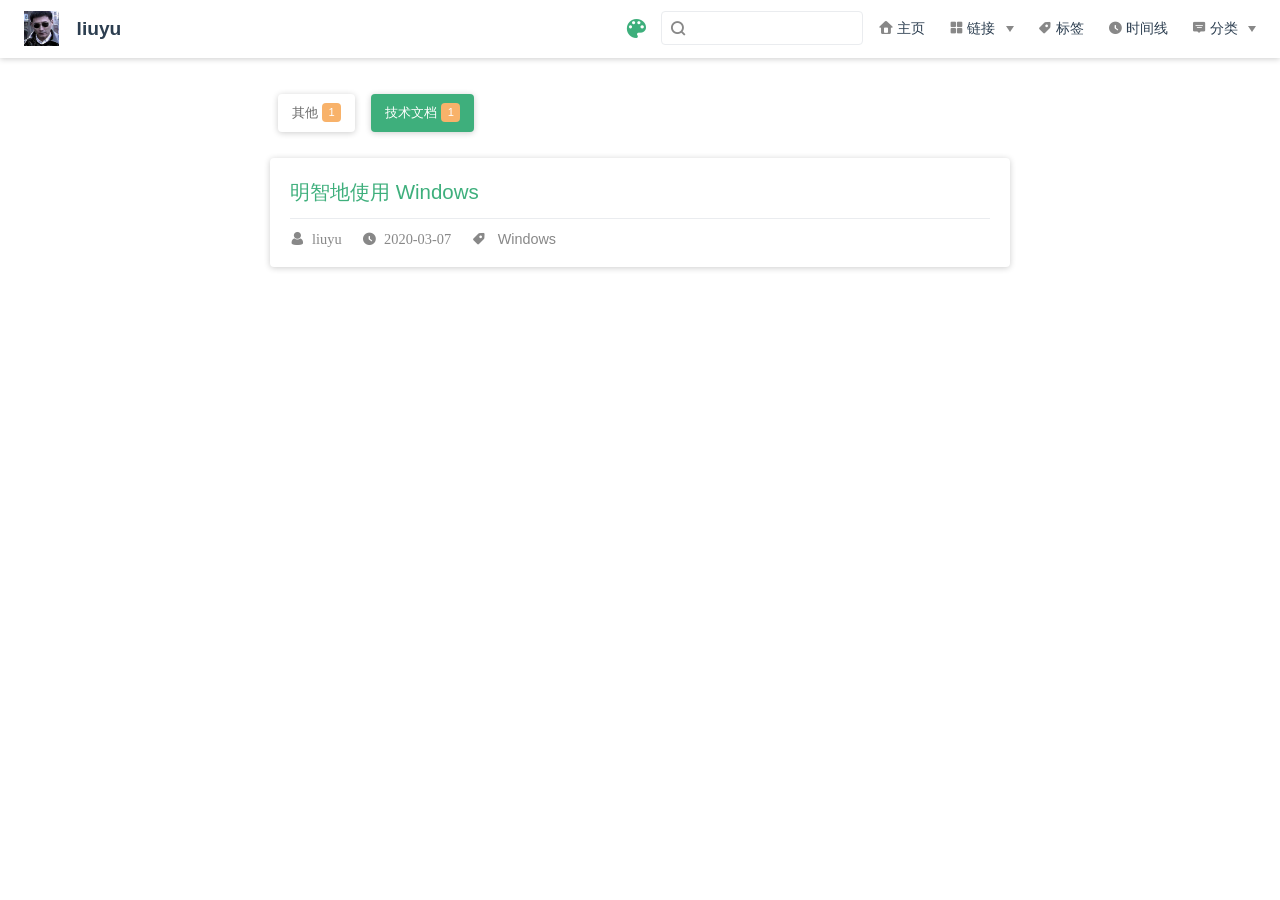
<file: categories/技术文档/index.html>
<!DOCTYPE html>
<html lang="en-US">
  <head>
    <meta charset="utf-8">
    <meta name="viewport" content="width=device-width,initial-scale=1">
    <title>技术文档 categories | liuyu</title>
    <meta name="generator" content="VuePress 1.5.0">
    <link rel="icon" href="/img/logo-ly.jpg">
    <meta name="description" content="云平台大作业">
    <meta name="viewport" content="width=device-width,initial-scale=1,user-scalable=no">
    <link rel="preload" href="/assets/css/0.styles.10afba96.css" as="style"><link rel="preload" href="/assets/js/app.61cefd21.js" as="script"><link rel="preload" href="/assets/js/6.a1c7aa42.js" as="script"><link rel="preload" href="/assets/js/1.ef9a8c70.js" as="script"><link rel="prefetch" href="/assets/js/10.6733be78.js"><link rel="prefetch" href="/assets/js/11.9a9cbcbd.js"><link rel="prefetch" href="/assets/js/12.f912a076.js"><link rel="prefetch" href="/assets/js/3.f063495b.js"><link rel="prefetch" href="/assets/js/4.82e67897.js"><link rel="prefetch" href="/assets/js/5.eb905a74.js"><link rel="prefetch" href="/assets/js/7.d3fac426.js"><link rel="prefetch" href="/assets/js/8.7b0fbe55.js"><link rel="prefetch" href="/assets/js/9.4e7dae46.js">
    <link rel="stylesheet" href="/assets/css/0.styles.10afba96.css">
  </head>
  <body>
    <div id="app" data-server-rendered="true"><div class="categories-wrapper" data-v-7d81bf34><div class="theme-container no-sidebar" data-v-4698c43e data-v-7d81bf34><div data-v-4698c43e><div id="loader-wrapper" class="loading-wrapper" data-v-4b73742e data-v-4698c43e data-v-4698c43e><div class="loader-main" data-v-4b73742e><div data-v-4b73742e></div><div data-v-4b73742e></div><div data-v-4b73742e></div><div data-v-4b73742e></div></div> <!----> <!----></div> <div class="password-shadow password-wrapper-out" style="display:none;" data-v-6cbeab0a data-v-4698c43e data-v-4698c43e><h3 class="title" style="display:none;" data-v-6cbeab0a data-v-6cbeab0a>liuyu</h3> <!----> <label id="box" class="inputBox" style="display:none;" data-v-6cbeab0a data-v-6cbeab0a><input type="password" value="" data-v-6cbeab0a> <span data-v-6cbeab0a>Konck! Knock!</span> <button data-v-6cbeab0a>OK</button></label> <div class="footer" style="display:none;" data-v-6cbeab0a data-v-6cbeab0a><span data-v-6cbeab0a><i class="iconfont reco-theme" data-v-6cbeab0a></i> <a target="blank" href="https://vuepress-theme-reco.recoluan.com" data-v-6cbeab0a>vuePress-theme-reco</a></span> <span data-v-6cbeab0a><i class="iconfont reco-copyright" data-v-6cbeab0a></i> <a data-v-6cbeab0a><span data-v-6cbeab0a>liuyu</span>
            
          <span data-v-6cbeab0a>2020 - </span>
          2020
        </a></span></div></div> <div class="hide" data-v-4698c43e><header class="navbar" data-v-4698c43e><div class="sidebar-button"><svg xmlns="http://www.w3.org/2000/svg" aria-hidden="true" role="img" viewBox="0 0 448 512" class="icon"><path fill="currentColor" d="M436 124H12c-6.627 0-12-5.373-12-12V80c0-6.627 5.373-12 12-12h424c6.627 0 12 5.373 12 12v32c0 6.627-5.373 12-12 12zm0 160H12c-6.627 0-12-5.373-12-12v-32c0-6.627 5.373-12 12-12h424c6.627 0 12 5.373 12 12v32c0 6.627-5.373 12-12 12zm0 160H12c-6.627 0-12-5.373-12-12v-32c0-6.627 5.373-12 12-12h424c6.627 0 12 5.373 12 12v32c0 6.627-5.373 12-12 12z"></path></svg></div> <a href="/" class="home-link router-link-active"><img src="/logo_trans.png" alt="liuyu" class="logo"> <span class="site-name">liuyu</span></a> <div class="links"><div class="color-picker"><a class="color-button"><i class="iconfont reco-color"></i></a> <div class="color-picker-menu" style="display:none;"><div class="mode-options"><h4 class="title">Choose mode</h4> <ul class="color-mode-options"><li class="dark">dark</li><li class="auto active">auto</li><li class="light">light</li></ul></div></div></div> <div class="search-box"><i class="iconfont reco-search"></i> <input aria-label="Search" autocomplete="off" spellcheck="false" value=""> <!----></div> <nav class="nav-links can-hide"><div class="nav-item"><a href="/" class="nav-link"><i class="iconfont reco-home"></i>
  主页
</a></div><div class="nav-item"><div class="dropdown-wrapper"><a class="dropdown-title"><span class="title"><i class="iconfont reco-category"></i>
      链接
    </span> <span class="arrow right"></span></a> <ul class="nav-dropdown" style="display:none;"><li class="dropdown-item"><!----> <a href="/categories/其他/" class="nav-link"><i class="iconfont undefined"></i>
  其他
</a></li><li class="dropdown-item"><!----> <a href="/categories/技术文档/" class="nav-link router-link-exact-active router-link-active"><i class="iconfont undefined"></i>
  技术文档
</a></li></ul></div></div><div class="nav-item"><a href="/tag/" class="nav-link"><i class="iconfont reco-tag"></i>
  标签
</a></div><div class="nav-item"><a href="/timeline/" class="nav-link"><i class="iconfont reco-date"></i>
  时间线
</a></div><div class="nav-item"><div class="dropdown-wrapper"><a class="dropdown-title"><span class="title"><i class="iconfont reco-message"></i>
      分类
    </span> <span class="arrow right"></span></a> <ul class="nav-dropdown" style="display:none;"><li class="dropdown-item"><!----> <a href="https://gitlab.com/bobyuan/" target="_blank" rel="noopener noreferrer" class="nav-link external"><i class="iconfont reco-gitlab"></i>
  GitLab
  <svg xmlns="http://www.w3.org/2000/svg" aria-hidden="true" x="0px" y="0px" viewBox="0 0 100 100" width="15" height="15" class="icon outbound"><path fill="currentColor" d="M18.8,85.1h56l0,0c2.2,0,4-1.8,4-4v-32h-8v28h-48v-48h28v-8h-32l0,0c-2.2,0-4,1.8-4,4v56C14.8,83.3,16.6,85.1,18.8,85.1z"></path> <polygon fill="currentColor" points="45.7,48.7 51.3,54.3 77.2,28.5 77.2,37.2 85.2,37.2 85.2,14.9 62.8,14.9 62.8,22.9 71.5,22.9"></polygon></svg></a></li></ul></div></div> <!----></nav></div></header> <div class="sidebar-mask" data-v-4698c43e></div> <aside class="sidebar" data-v-4698c43e><div class="personal-info-wrapper" data-v-6c8ffc9c><img src="/avatar.png" alt="author-avatar" class="personal-img" data-v-6c8ffc9c> <h3 class="name" data-v-6c8ffc9c>
    liuyu
  </h3> <div class="num" data-v-6c8ffc9c><div data-v-6c8ffc9c><h3 data-v-6c8ffc9c>2</h3> <h6 data-v-6c8ffc9c>文章</h6></div> <div data-v-6c8ffc9c><h3 data-v-6c8ffc9c>3</h3> <h6 data-v-6c8ffc9c>标签</h6></div></div> <hr data-v-6c8ffc9c></div> <nav class="nav-links"><div class="nav-item"><a href="/" class="nav-link"><i class="iconfont reco-home"></i>
  主页
</a></div><div class="nav-item"><div class="dropdown-wrapper"><a class="dropdown-title"><span class="title"><i class="iconfont reco-category"></i>
      链接
    </span> <span class="arrow right"></span></a> <ul class="nav-dropdown" style="display:none;"><li class="dropdown-item"><!----> <a href="/categories/其他/" class="nav-link"><i class="iconfont undefined"></i>
  其他
</a></li><li class="dropdown-item"><!----> <a href="/categories/技术文档/" class="nav-link router-link-exact-active router-link-active"><i class="iconfont undefined"></i>
  技术文档
</a></li></ul></div></div><div class="nav-item"><a href="/tag/" class="nav-link"><i class="iconfont reco-tag"></i>
  标签
</a></div><div class="nav-item"><a href="/timeline/" class="nav-link"><i class="iconfont reco-date"></i>
  时间线
</a></div><div class="nav-item"><div class="dropdown-wrapper"><a class="dropdown-title"><span class="title"><i class="iconfont reco-message"></i>
      分类
    </span> <span class="arrow right"></span></a> <ul class="nav-dropdown" style="display:none;"><li class="dropdown-item"><!----> <a href="https://gitlab.com/bobyuan/" target="_blank" rel="noopener noreferrer" class="nav-link external"><i class="iconfont reco-gitlab"></i>
  GitLab
  <svg xmlns="http://www.w3.org/2000/svg" aria-hidden="true" x="0px" y="0px" viewBox="0 0 100 100" width="15" height="15" class="icon outbound"><path fill="currentColor" d="M18.8,85.1h56l0,0c2.2,0,4-1.8,4-4v-32h-8v28h-48v-48h28v-8h-32l0,0c-2.2,0-4,1.8-4,4v56C14.8,83.3,16.6,85.1,18.8,85.1z"></path> <polygon fill="currentColor" points="45.7,48.7 51.3,54.3 77.2,28.5 77.2,37.2 85.2,37.2 85.2,14.9 62.8,14.9 62.8,22.9 71.5,22.9"></polygon></svg></a></li></ul></div></div> <!----></nav>  <ul class="sidebar-links"><li><section class="sidebar-group depth-0"><p class="sidebar-heading open"><span></span> <!----></p> <!----></section></li></ul> </aside> <div class="password-shadow password-wrapper-in" style="display:none;" data-v-6cbeab0a data-v-4698c43e><h3 class="title" style="display:none;" data-v-6cbeab0a data-v-6cbeab0a>技术文档 categories</h3> <!----> <label id="box" class="inputBox" style="display:none;" data-v-6cbeab0a data-v-6cbeab0a><input type="password" value="" data-v-6cbeab0a> <span data-v-6cbeab0a>Konck! Knock!</span> <button data-v-6cbeab0a>OK</button></label> <div class="footer" style="display:none;" data-v-6cbeab0a data-v-6cbeab0a><span data-v-6cbeab0a><i class="iconfont reco-theme" data-v-6cbeab0a></i> <a target="blank" href="https://vuepress-theme-reco.recoluan.com" data-v-6cbeab0a>vuePress-theme-reco</a></span> <span data-v-6cbeab0a><i class="iconfont reco-copyright" data-v-6cbeab0a></i> <a data-v-6cbeab0a><span data-v-6cbeab0a>liuyu</span>
            
          <span data-v-6cbeab0a>2020 - </span>
          2020
        </a></span></div></div> <div data-v-4698c43e><ul class="category-wrapper" style="display:none;" data-v-7d81bf34 data-v-7d81bf34><li class="category-item" data-v-7d81bf34><a href="/categories/其他/" data-v-7d81bf34><span class="category-name" data-v-7d81bf34>其他</span> <span class="post-num" style="background-color:#3498db;" data-v-7d81bf34>1</span></a></li><li class="category-item active" data-v-7d81bf34><a href="/categories/技术文档/" class="router-link-exact-active router-link-active" data-v-7d81bf34><span class="category-name" data-v-7d81bf34>技术文档</span> <span class="post-num" style="background-color:#f47e60;" data-v-7d81bf34>1</span></a></li></ul> <div class="abstract-wrapper list" style="display:none;" data-v-b014bc36 data-v-7d81bf34 data-v-7d81bf34><div class="abstract-item" data-v-28f76ce9 data-v-b014bc36><!----> <div class="title" data-v-28f76ce9><!----> <a href="/views/%E6%8A%80%E6%9C%AF%E6%96%87%E6%A1%A3/2020/20200307_use_windows_wisely.html" data-v-28f76ce9>明智地使用 Windows</a></div> <div class="abstract" data-v-28f76ce9></div> <hr class="hr" data-v-28f76ce9> <div data-v-484a899e data-v-28f76ce9><i class="iconfont reco-account" data-v-484a899e><span data-v-484a899e>liuyu</span></i> <i class="iconfont reco-date" data-v-484a899e><span data-v-484a899e>2020-03-07</span></i> <!----> <i class="iconfont reco-tag tags" data-v-484a899e><span class="tag-item" data-v-484a899e>
      Windows
    </span></i></div></div></div> <div class="pagation pagation" style="display:none;" data-v-303bd5dc data-v-7d81bf34 data-v-7d81bf34><div class="pagation-list" data-v-303bd5dc><span unselectable="on" class="jump" style="display:none;" data-v-303bd5dc>Prev</span> <span class="jump" style="display:none;" data-v-303bd5dc>1</span> <span class="ellipsis" style="display:none;" data-v-303bd5dc>...</span> <span class="jump bgprimary" data-v-303bd5dc>1</span> <span class="ellipsis" style="display:none;" data-v-303bd5dc>...</span> <span class="jump" style="display:none;" data-v-303bd5dc>1</span> <span class="jump" style="display:none;" data-v-303bd5dc>Next</span> <span class="jumppoint" data-v-303bd5dc>跳转到：</span> <span class="jumpinp" data-v-303bd5dc><input type="text" value="" data-v-303bd5dc></span> <span class="jump gobtn" data-v-303bd5dc>GO</span></div></div> <div class="comments-wrapper" style="display:none;" data-v-4698c43e><!----></div></div></div></div></div></div><div class="global-ui"><div class="back-to-ceiling" style="right:1rem;bottom:6rem;width:2.5rem;height:2.5rem;border-radius:.25rem;line-height:2.5rem;display:none;" data-v-a81d141e data-v-a81d141e><svg t="1574745035067" viewBox="0 0 1024 1024" version="1.1" xmlns="http://www.w3.org/2000/svg" p-id="5404" class="icon" data-v-a81d141e><path d="M526.60727968 10.90185116a27.675 27.675 0 0 0-29.21455937 0c-131.36607665 82.28402758-218.69155461 228.01873535-218.69155402 394.07834331a462.20625001 462.20625001 0 0 0 5.36959153 69.94390903c1.00431239 6.55289093-0.34802892 13.13561351-3.76865779 18.80351572-32.63518765 54.11355614-51.75690182 118.55860487-51.7569018 187.94566865a371.06718723 371.06718723 0 0 0 11.50484808 91.98906777c6.53300375 25.50556257 41.68394495 28.14064038 52.69160883 4.22606766 17.37162448-37.73630017 42.14135425-72.50938081 72.80769204-103.21549295 2.18761121 3.04276886 4.15646224 6.24463696 6.40373557 9.22774369a1871.4375 1871.4375 0 0 0 140.04691725 5.34970492 1866.36093723 1866.36093723 0 0 0 140.04691723-5.34970492c2.24727335-2.98310674 4.21612437-6.18497483 6.3937923-9.2178004 30.66633723 30.70611158 55.4360664 65.4791928 72.80769147 103.21549355 11.00766384 23.91457269 46.15860503 21.27949489 52.69160879-4.22606768a371.15156223 371.15156223 0 0 0 11.514792-91.99901164c0-69.36717486-19.13165746-133.82216804-51.75690182-187.92578088-3.42062944-5.66790279-4.76302748-12.26056868-3.76865837-18.80351632a462.20625001 462.20625001 0 0 0 5.36959269-69.943909c-0.00994388-166.08943902-87.32547796-311.81420293-218.6915546-394.09823051zM605.93803103 357.87693858a93.93749974 93.93749974 0 1 1-187.89594924 6.1e-7 93.93749974 93.93749974 0 0 1 187.89594924-6.1e-7z" p-id="5405" data-v-a81d141e></path><path d="M429.50777625 765.63860547C429.50777625 803.39355007 466.44236686 1000.39046097 512.00932183 1000.39046097c45.56695499 0 82.4922232-197.00623328 82.5015456-234.7518555 0-37.75494459-36.9345906-68.35043303-82.4922232-68.34111062-45.57627738-0.00932239-82.52019037 30.59548842-82.51086798 68.34111062z" p-id="5406" data-v-a81d141e></path></svg></div></div></div>
    <script src="/assets/js/app.61cefd21.js" defer></script><script src="/assets/js/6.a1c7aa42.js" defer></script><script src="/assets/js/1.ef9a8c70.js" defer></script>
  </body>
</html>
</file>
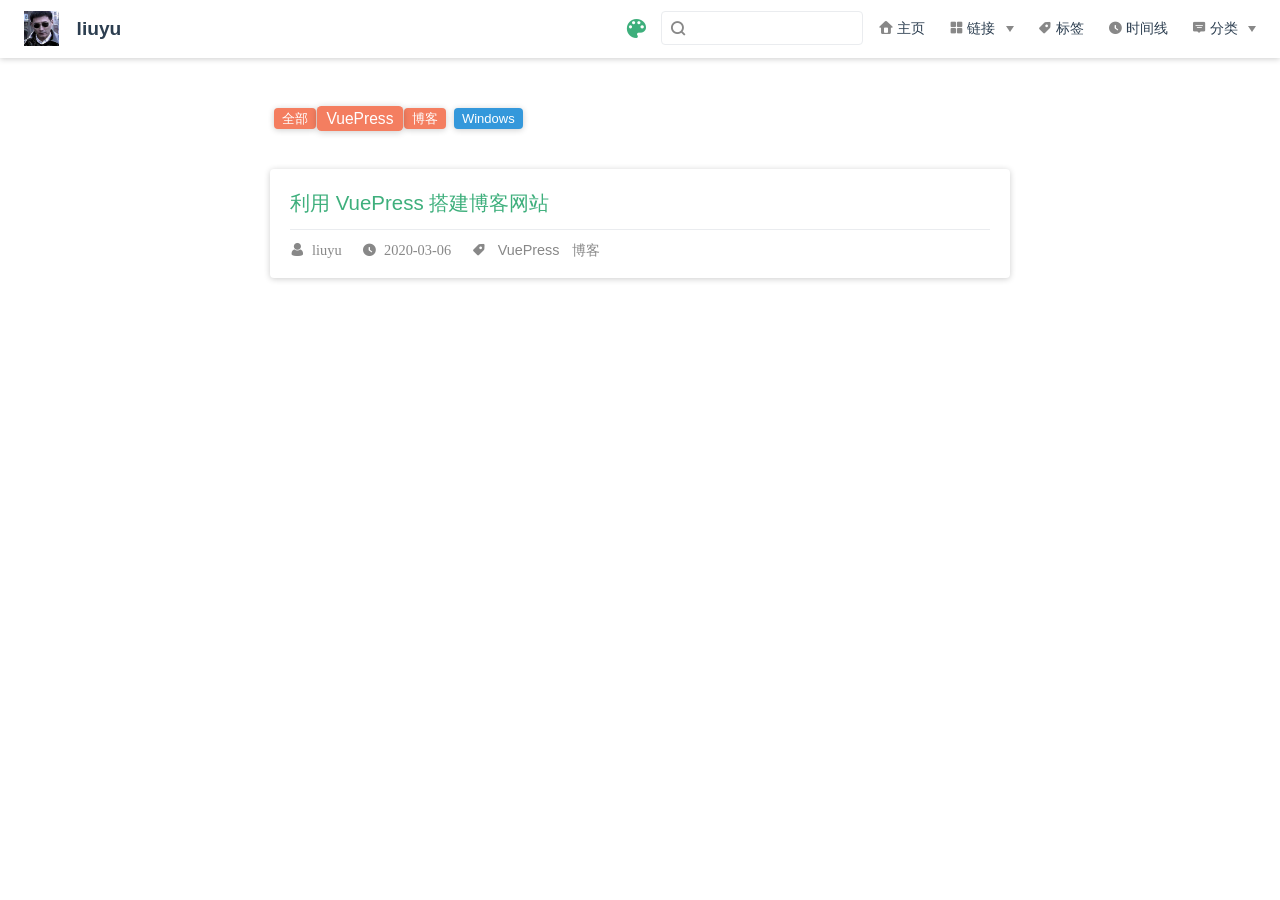
<file: tags/VuePress/index.html>
<!DOCTYPE html>
<html lang="en-US">
  <head>
    <meta charset="utf-8">
    <meta name="viewport" content="width=device-width,initial-scale=1">
    <title>VuePress tags | liuyu</title>
    <meta name="generator" content="VuePress 1.5.0">
    <link rel="icon" href="/img/logo-ly.jpg">
    <meta name="description" content="云平台大作业">
    <meta name="viewport" content="width=device-width,initial-scale=1,user-scalable=no">
    <link rel="preload" href="/assets/css/0.styles.10afba96.css" as="style"><link rel="preload" href="/assets/js/app.61cefd21.js" as="script"><link rel="preload" href="/assets/js/4.82e67897.js" as="script"><link rel="preload" href="/assets/js/1.ef9a8c70.js" as="script"><link rel="prefetch" href="/assets/js/10.6733be78.js"><link rel="prefetch" href="/assets/js/11.9a9cbcbd.js"><link rel="prefetch" href="/assets/js/12.f912a076.js"><link rel="prefetch" href="/assets/js/3.f063495b.js"><link rel="prefetch" href="/assets/js/5.eb905a74.js"><link rel="prefetch" href="/assets/js/6.a1c7aa42.js"><link rel="prefetch" href="/assets/js/7.d3fac426.js"><link rel="prefetch" href="/assets/js/8.7b0fbe55.js"><link rel="prefetch" href="/assets/js/9.4e7dae46.js">
    <link rel="stylesheet" href="/assets/css/0.styles.10afba96.css">
  </head>
  <body>
    <div id="app" data-server-rendered="true"><div class="tag-wrapper" data-v-c2f129e2><div class="theme-container no-sidebar" data-v-4698c43e data-v-c2f129e2><div data-v-4698c43e><div id="loader-wrapper" class="loading-wrapper" data-v-4b73742e data-v-4698c43e data-v-4698c43e><div class="loader-main" data-v-4b73742e><div data-v-4b73742e></div><div data-v-4b73742e></div><div data-v-4b73742e></div><div data-v-4b73742e></div></div> <!----> <!----></div> <div class="password-shadow password-wrapper-out" style="display:none;" data-v-6cbeab0a data-v-4698c43e data-v-4698c43e><h3 class="title" style="display:none;" data-v-6cbeab0a data-v-6cbeab0a>liuyu</h3> <!----> <label id="box" class="inputBox" style="display:none;" data-v-6cbeab0a data-v-6cbeab0a><input type="password" value="" data-v-6cbeab0a> <span data-v-6cbeab0a>Konck! Knock!</span> <button data-v-6cbeab0a>OK</button></label> <div class="footer" style="display:none;" data-v-6cbeab0a data-v-6cbeab0a><span data-v-6cbeab0a><i class="iconfont reco-theme" data-v-6cbeab0a></i> <a target="blank" href="https://vuepress-theme-reco.recoluan.com" data-v-6cbeab0a>vuePress-theme-reco</a></span> <span data-v-6cbeab0a><i class="iconfont reco-copyright" data-v-6cbeab0a></i> <a data-v-6cbeab0a><span data-v-6cbeab0a>liuyu</span>
            
          <span data-v-6cbeab0a>2020 - </span>
          2020
        </a></span></div></div> <div class="hide" data-v-4698c43e><header class="navbar" data-v-4698c43e><div class="sidebar-button"><svg xmlns="http://www.w3.org/2000/svg" aria-hidden="true" role="img" viewBox="0 0 448 512" class="icon"><path fill="currentColor" d="M436 124H12c-6.627 0-12-5.373-12-12V80c0-6.627 5.373-12 12-12h424c6.627 0 12 5.373 12 12v32c0 6.627-5.373 12-12 12zm0 160H12c-6.627 0-12-5.373-12-12v-32c0-6.627 5.373-12 12-12h424c6.627 0 12 5.373 12 12v32c0 6.627-5.373 12-12 12zm0 160H12c-6.627 0-12-5.373-12-12v-32c0-6.627 5.373-12 12-12h424c6.627 0 12 5.373 12 12v32c0 6.627-5.373 12-12 12z"></path></svg></div> <a href="/" class="home-link router-link-active"><img src="/logo_trans.png" alt="liuyu" class="logo"> <span class="site-name">liuyu</span></a> <div class="links"><div class="color-picker"><a class="color-button"><i class="iconfont reco-color"></i></a> <div class="color-picker-menu" style="display:none;"><div class="mode-options"><h4 class="title">Choose mode</h4> <ul class="color-mode-options"><li class="dark">dark</li><li class="auto active">auto</li><li class="light">light</li></ul></div></div></div> <div class="search-box"><i class="iconfont reco-search"></i> <input aria-label="Search" autocomplete="off" spellcheck="false" value=""> <!----></div> <nav class="nav-links can-hide"><div class="nav-item"><a href="/" class="nav-link"><i class="iconfont reco-home"></i>
  主页
</a></div><div class="nav-item"><div class="dropdown-wrapper"><a class="dropdown-title"><span class="title"><i class="iconfont reco-category"></i>
      链接
    </span> <span class="arrow right"></span></a> <ul class="nav-dropdown" style="display:none;"><li class="dropdown-item"><!----> <a href="/categories/其他/" class="nav-link"><i class="iconfont undefined"></i>
  其他
</a></li><li class="dropdown-item"><!----> <a href="/categories/技术文档/" class="nav-link"><i class="iconfont undefined"></i>
  技术文档
</a></li></ul></div></div><div class="nav-item"><a href="/tag/" class="nav-link"><i class="iconfont reco-tag"></i>
  标签
</a></div><div class="nav-item"><a href="/timeline/" class="nav-link"><i class="iconfont reco-date"></i>
  时间线
</a></div><div class="nav-item"><div class="dropdown-wrapper"><a class="dropdown-title"><span class="title"><i class="iconfont reco-message"></i>
      分类
    </span> <span class="arrow right"></span></a> <ul class="nav-dropdown" style="display:none;"><li class="dropdown-item"><!----> <a href="https://gitlab.com/bobyuan/" target="_blank" rel="noopener noreferrer" class="nav-link external"><i class="iconfont reco-gitlab"></i>
  GitLab
  <svg xmlns="http://www.w3.org/2000/svg" aria-hidden="true" x="0px" y="0px" viewBox="0 0 100 100" width="15" height="15" class="icon outbound"><path fill="currentColor" d="M18.8,85.1h56l0,0c2.2,0,4-1.8,4-4v-32h-8v28h-48v-48h28v-8h-32l0,0c-2.2,0-4,1.8-4,4v56C14.8,83.3,16.6,85.1,18.8,85.1z"></path> <polygon fill="currentColor" points="45.7,48.7 51.3,54.3 77.2,28.5 77.2,37.2 85.2,37.2 85.2,14.9 62.8,14.9 62.8,22.9 71.5,22.9"></polygon></svg></a></li></ul></div></div> <!----></nav></div></header> <div class="sidebar-mask" data-v-4698c43e></div> <aside class="sidebar" data-v-4698c43e><div class="personal-info-wrapper" data-v-6c8ffc9c><img src="/avatar.png" alt="author-avatar" class="personal-img" data-v-6c8ffc9c> <h3 class="name" data-v-6c8ffc9c>
    liuyu
  </h3> <div class="num" data-v-6c8ffc9c><div data-v-6c8ffc9c><h3 data-v-6c8ffc9c>2</h3> <h6 data-v-6c8ffc9c>文章</h6></div> <div data-v-6c8ffc9c><h3 data-v-6c8ffc9c>3</h3> <h6 data-v-6c8ffc9c>标签</h6></div></div> <hr data-v-6c8ffc9c></div> <nav class="nav-links"><div class="nav-item"><a href="/" class="nav-link"><i class="iconfont reco-home"></i>
  主页
</a></div><div class="nav-item"><div class="dropdown-wrapper"><a class="dropdown-title"><span class="title"><i class="iconfont reco-category"></i>
      链接
    </span> <span class="arrow right"></span></a> <ul class="nav-dropdown" style="display:none;"><li class="dropdown-item"><!----> <a href="/categories/其他/" class="nav-link"><i class="iconfont undefined"></i>
  其他
</a></li><li class="dropdown-item"><!----> <a href="/categories/技术文档/" class="nav-link"><i class="iconfont undefined"></i>
  技术文档
</a></li></ul></div></div><div class="nav-item"><a href="/tag/" class="nav-link"><i class="iconfont reco-tag"></i>
  标签
</a></div><div class="nav-item"><a href="/timeline/" class="nav-link"><i class="iconfont reco-date"></i>
  时间线
</a></div><div class="nav-item"><div class="dropdown-wrapper"><a class="dropdown-title"><span class="title"><i class="iconfont reco-message"></i>
      分类
    </span> <span class="arrow right"></span></a> <ul class="nav-dropdown" style="display:none;"><li class="dropdown-item"><!----> <a href="https://gitlab.com/bobyuan/" target="_blank" rel="noopener noreferrer" class="nav-link external"><i class="iconfont reco-gitlab"></i>
  GitLab
  <svg xmlns="http://www.w3.org/2000/svg" aria-hidden="true" x="0px" y="0px" viewBox="0 0 100 100" width="15" height="15" class="icon outbound"><path fill="currentColor" d="M18.8,85.1h56l0,0c2.2,0,4-1.8,4-4v-32h-8v28h-48v-48h28v-8h-32l0,0c-2.2,0-4,1.8-4,4v56C14.8,83.3,16.6,85.1,18.8,85.1z"></path> <polygon fill="currentColor" points="45.7,48.7 51.3,54.3 77.2,28.5 77.2,37.2 85.2,37.2 85.2,14.9 62.8,14.9 62.8,22.9 71.5,22.9"></polygon></svg></a></li></ul></div></div> <!----></nav>  <ul class="sidebar-links"><li><section class="sidebar-group depth-0"><p class="sidebar-heading open"><span></span> <!----></p> <!----></section></li></ul> </aside> <div class="password-shadow password-wrapper-in" style="display:none;" data-v-6cbeab0a data-v-4698c43e><h3 class="title" style="display:none;" data-v-6cbeab0a data-v-6cbeab0a>VuePress tags</h3> <!----> <label id="box" class="inputBox" style="display:none;" data-v-6cbeab0a data-v-6cbeab0a><input type="password" value="" data-v-6cbeab0a> <span data-v-6cbeab0a>Konck! Knock!</span> <button data-v-6cbeab0a>OK</button></label> <div class="footer" style="display:none;" data-v-6cbeab0a data-v-6cbeab0a><span data-v-6cbeab0a><i class="iconfont reco-theme" data-v-6cbeab0a></i> <a target="blank" href="https://vuepress-theme-reco.recoluan.com" data-v-6cbeab0a>vuePress-theme-reco</a></span> <span data-v-6cbeab0a><i class="iconfont reco-copyright" data-v-6cbeab0a></i> <a data-v-6cbeab0a><span data-v-6cbeab0a>liuyu</span>
            
          <span data-v-6cbeab0a>2020 - </span>
          2020
        </a></span></div></div> <div data-v-4698c43e><div class="tags tags" style="display:none;" data-v-36b9f66a data-v-c2f129e2 data-v-c2f129e2><span style="background-color:#f8b26a;" data-v-36b9f66a>全部</span><span class="active" style="background-color:#f8b26a;" data-v-36b9f66a>VuePress</span><span style="background-color:#abbd81;" data-v-36b9f66a>博客</span><span style="background-color:#f47e60;" data-v-36b9f66a>Windows</span></div> <div class="abstract-wrapper list" style="display:none;" data-v-b014bc36 data-v-c2f129e2 data-v-c2f129e2><div class="abstract-item" data-v-28f76ce9 data-v-b014bc36><!----> <div class="title" data-v-28f76ce9><!----> <a href="/views/%E5%85%B6%E4%BB%96/guide/" data-v-28f76ce9>利用 VuePress 搭建博客网站</a></div> <div class="abstract" data-v-28f76ce9></div> <hr class="hr" data-v-28f76ce9> <div data-v-484a899e data-v-28f76ce9><i class="iconfont reco-account" data-v-484a899e><span data-v-484a899e>liuyu</span></i> <i class="iconfont reco-date" data-v-484a899e><span data-v-484a899e>2020-03-06</span></i> <!----> <i class="iconfont reco-tag tags" data-v-484a899e><span class="tag-item" data-v-484a899e>
      VuePress
    </span><span class="tag-item" data-v-484a899e>
      博客
    </span></i></div></div></div> <div class="pagation pagation" style="display:none;" data-v-303bd5dc data-v-c2f129e2 data-v-c2f129e2><div class="pagation-list" data-v-303bd5dc><span unselectable="on" class="jump" style="display:none;" data-v-303bd5dc>Prev</span> <span class="jump" style="display:none;" data-v-303bd5dc>1</span> <span class="ellipsis" style="display:none;" data-v-303bd5dc>...</span> <span class="jump bgprimary" data-v-303bd5dc>1</span> <span class="ellipsis" style="display:none;" data-v-303bd5dc>...</span> <span class="jump" style="display:none;" data-v-303bd5dc>1</span> <span class="jump" style="display:none;" data-v-303bd5dc>Next</span> <span class="jumppoint" data-v-303bd5dc>跳转到：</span> <span class="jumpinp" data-v-303bd5dc><input type="text" value="" data-v-303bd5dc></span> <span class="jump gobtn" data-v-303bd5dc>GO</span></div></div> <div class="comments-wrapper" style="display:none;" data-v-4698c43e><!----></div></div></div></div></div></div><div class="global-ui"><div class="back-to-ceiling" style="right:1rem;bottom:6rem;width:2.5rem;height:2.5rem;border-radius:.25rem;line-height:2.5rem;display:none;" data-v-a81d141e data-v-a81d141e><svg t="1574745035067" viewBox="0 0 1024 1024" version="1.1" xmlns="http://www.w3.org/2000/svg" p-id="5404" class="icon" data-v-a81d141e><path d="M526.60727968 10.90185116a27.675 27.675 0 0 0-29.21455937 0c-131.36607665 82.28402758-218.69155461 228.01873535-218.69155402 394.07834331a462.20625001 462.20625001 0 0 0 5.36959153 69.94390903c1.00431239 6.55289093-0.34802892 13.13561351-3.76865779 18.80351572-32.63518765 54.11355614-51.75690182 118.55860487-51.7569018 187.94566865a371.06718723 371.06718723 0 0 0 11.50484808 91.98906777c6.53300375 25.50556257 41.68394495 28.14064038 52.69160883 4.22606766 17.37162448-37.73630017 42.14135425-72.50938081 72.80769204-103.21549295 2.18761121 3.04276886 4.15646224 6.24463696 6.40373557 9.22774369a1871.4375 1871.4375 0 0 0 140.04691725 5.34970492 1866.36093723 1866.36093723 0 0 0 140.04691723-5.34970492c2.24727335-2.98310674 4.21612437-6.18497483 6.3937923-9.2178004 30.66633723 30.70611158 55.4360664 65.4791928 72.80769147 103.21549355 11.00766384 23.91457269 46.15860503 21.27949489 52.69160879-4.22606768a371.15156223 371.15156223 0 0 0 11.514792-91.99901164c0-69.36717486-19.13165746-133.82216804-51.75690182-187.92578088-3.42062944-5.66790279-4.76302748-12.26056868-3.76865837-18.80351632a462.20625001 462.20625001 0 0 0 5.36959269-69.943909c-0.00994388-166.08943902-87.32547796-311.81420293-218.6915546-394.09823051zM605.93803103 357.87693858a93.93749974 93.93749974 0 1 1-187.89594924 6.1e-7 93.93749974 93.93749974 0 0 1 187.89594924-6.1e-7z" p-id="5405" data-v-a81d141e></path><path d="M429.50777625 765.63860547C429.50777625 803.39355007 466.44236686 1000.39046097 512.00932183 1000.39046097c45.56695499 0 82.4922232-197.00623328 82.5015456-234.7518555 0-37.75494459-36.9345906-68.35043303-82.4922232-68.34111062-45.57627738-0.00932239-82.52019037 30.59548842-82.51086798 68.34111062z" p-id="5406" data-v-a81d141e></path></svg></div></div></div>
    <script src="/assets/js/app.61cefd21.js" defer></script><script src="/assets/js/4.82e67897.js" defer></script><script src="/assets/js/1.ef9a8c70.js" defer></script>
  </body>
</html>
</file>
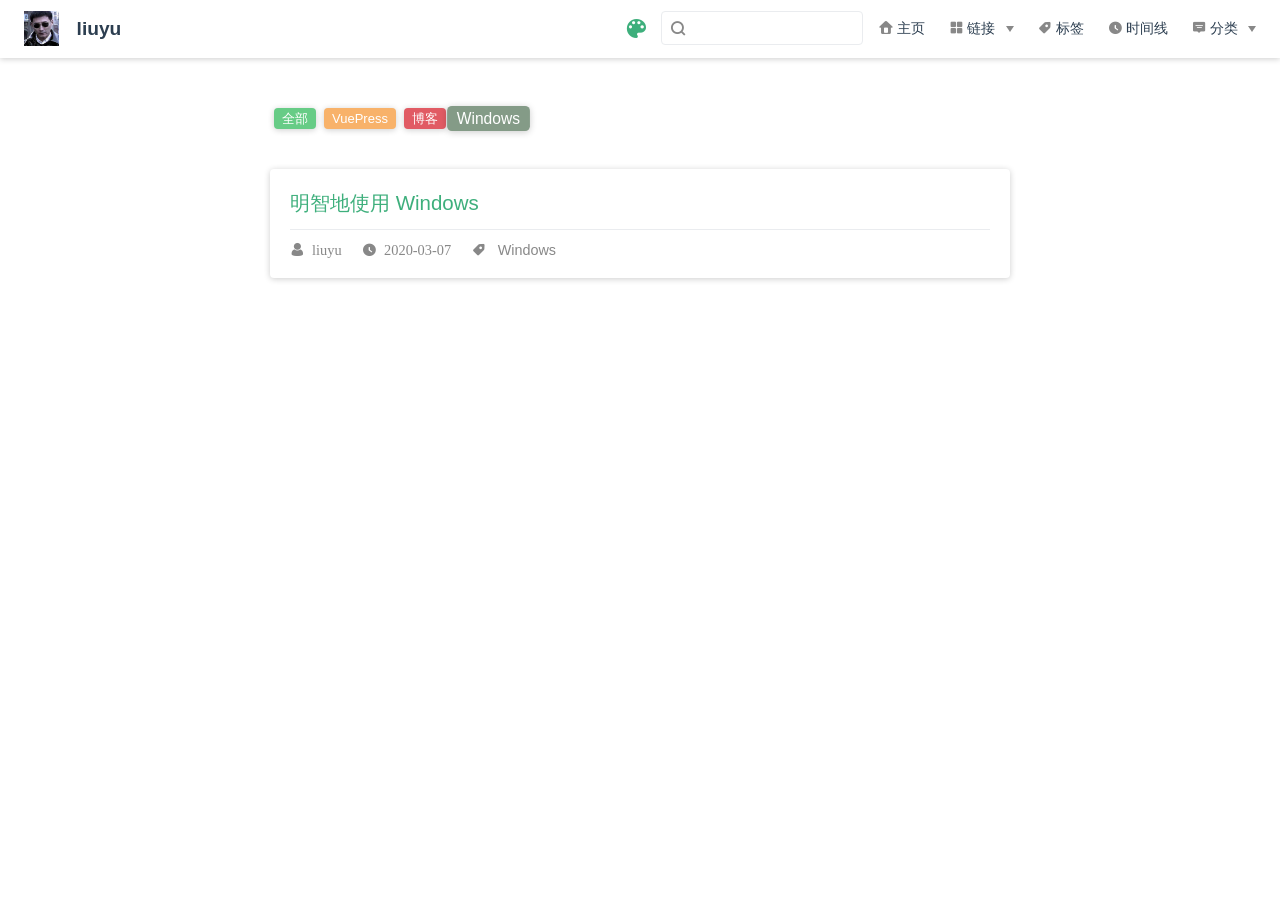
<file: tags/Windows/index.html>
<!DOCTYPE html>
<html lang="en-US">
  <head>
    <meta charset="utf-8">
    <meta name="viewport" content="width=device-width,initial-scale=1">
    <title>Windows tags | liuyu</title>
    <meta name="generator" content="VuePress 1.5.0">
    <link rel="icon" href="/img/logo-ly.jpg">
    <meta name="description" content="云平台大作业">
    <meta name="viewport" content="width=device-width,initial-scale=1,user-scalable=no">
    <link rel="preload" href="/assets/css/0.styles.10afba96.css" as="style"><link rel="preload" href="/assets/js/app.61cefd21.js" as="script"><link rel="preload" href="/assets/js/4.82e67897.js" as="script"><link rel="preload" href="/assets/js/1.ef9a8c70.js" as="script"><link rel="prefetch" href="/assets/js/10.6733be78.js"><link rel="prefetch" href="/assets/js/11.9a9cbcbd.js"><link rel="prefetch" href="/assets/js/12.f912a076.js"><link rel="prefetch" href="/assets/js/3.f063495b.js"><link rel="prefetch" href="/assets/js/5.eb905a74.js"><link rel="prefetch" href="/assets/js/6.a1c7aa42.js"><link rel="prefetch" href="/assets/js/7.d3fac426.js"><link rel="prefetch" href="/assets/js/8.7b0fbe55.js"><link rel="prefetch" href="/assets/js/9.4e7dae46.js">
    <link rel="stylesheet" href="/assets/css/0.styles.10afba96.css">
  </head>
  <body>
    <div id="app" data-server-rendered="true"><div class="tag-wrapper" data-v-c2f129e2><div class="theme-container no-sidebar" data-v-4698c43e data-v-c2f129e2><div data-v-4698c43e><div id="loader-wrapper" class="loading-wrapper" data-v-4b73742e data-v-4698c43e data-v-4698c43e><div class="loader-main" data-v-4b73742e><div data-v-4b73742e></div><div data-v-4b73742e></div><div data-v-4b73742e></div><div data-v-4b73742e></div></div> <!----> <!----></div> <div class="password-shadow password-wrapper-out" style="display:none;" data-v-6cbeab0a data-v-4698c43e data-v-4698c43e><h3 class="title" style="display:none;" data-v-6cbeab0a data-v-6cbeab0a>liuyu</h3> <!----> <label id="box" class="inputBox" style="display:none;" data-v-6cbeab0a data-v-6cbeab0a><input type="password" value="" data-v-6cbeab0a> <span data-v-6cbeab0a>Konck! Knock!</span> <button data-v-6cbeab0a>OK</button></label> <div class="footer" style="display:none;" data-v-6cbeab0a data-v-6cbeab0a><span data-v-6cbeab0a><i class="iconfont reco-theme" data-v-6cbeab0a></i> <a target="blank" href="https://vuepress-theme-reco.recoluan.com" data-v-6cbeab0a>vuePress-theme-reco</a></span> <span data-v-6cbeab0a><i class="iconfont reco-copyright" data-v-6cbeab0a></i> <a data-v-6cbeab0a><span data-v-6cbeab0a>liuyu</span>
            
          <span data-v-6cbeab0a>2020 - </span>
          2020
        </a></span></div></div> <div class="hide" data-v-4698c43e><header class="navbar" data-v-4698c43e><div class="sidebar-button"><svg xmlns="http://www.w3.org/2000/svg" aria-hidden="true" role="img" viewBox="0 0 448 512" class="icon"><path fill="currentColor" d="M436 124H12c-6.627 0-12-5.373-12-12V80c0-6.627 5.373-12 12-12h424c6.627 0 12 5.373 12 12v32c0 6.627-5.373 12-12 12zm0 160H12c-6.627 0-12-5.373-12-12v-32c0-6.627 5.373-12 12-12h424c6.627 0 12 5.373 12 12v32c0 6.627-5.373 12-12 12zm0 160H12c-6.627 0-12-5.373-12-12v-32c0-6.627 5.373-12 12-12h424c6.627 0 12 5.373 12 12v32c0 6.627-5.373 12-12 12z"></path></svg></div> <a href="/" class="home-link router-link-active"><img src="/logo_trans.png" alt="liuyu" class="logo"> <span class="site-name">liuyu</span></a> <div class="links"><div class="color-picker"><a class="color-button"><i class="iconfont reco-color"></i></a> <div class="color-picker-menu" style="display:none;"><div class="mode-options"><h4 class="title">Choose mode</h4> <ul class="color-mode-options"><li class="dark">dark</li><li class="auto active">auto</li><li class="light">light</li></ul></div></div></div> <div class="search-box"><i class="iconfont reco-search"></i> <input aria-label="Search" autocomplete="off" spellcheck="false" value=""> <!----></div> <nav class="nav-links can-hide"><div class="nav-item"><a href="/" class="nav-link"><i class="iconfont reco-home"></i>
  主页
</a></div><div class="nav-item"><div class="dropdown-wrapper"><a class="dropdown-title"><span class="title"><i class="iconfont reco-category"></i>
      链接
    </span> <span class="arrow right"></span></a> <ul class="nav-dropdown" style="display:none;"><li class="dropdown-item"><!----> <a href="/categories/其他/" class="nav-link"><i class="iconfont undefined"></i>
  其他
</a></li><li class="dropdown-item"><!----> <a href="/categories/技术文档/" class="nav-link"><i class="iconfont undefined"></i>
  技术文档
</a></li></ul></div></div><div class="nav-item"><a href="/tag/" class="nav-link"><i class="iconfont reco-tag"></i>
  标签
</a></div><div class="nav-item"><a href="/timeline/" class="nav-link"><i class="iconfont reco-date"></i>
  时间线
</a></div><div class="nav-item"><div class="dropdown-wrapper"><a class="dropdown-title"><span class="title"><i class="iconfont reco-message"></i>
      分类
    </span> <span class="arrow right"></span></a> <ul class="nav-dropdown" style="display:none;"><li class="dropdown-item"><!----> <a href="https://gitlab.com/bobyuan/" target="_blank" rel="noopener noreferrer" class="nav-link external"><i class="iconfont reco-gitlab"></i>
  GitLab
  <svg xmlns="http://www.w3.org/2000/svg" aria-hidden="true" x="0px" y="0px" viewBox="0 0 100 100" width="15" height="15" class="icon outbound"><path fill="currentColor" d="M18.8,85.1h56l0,0c2.2,0,4-1.8,4-4v-32h-8v28h-48v-48h28v-8h-32l0,0c-2.2,0-4,1.8-4,4v56C14.8,83.3,16.6,85.1,18.8,85.1z"></path> <polygon fill="currentColor" points="45.7,48.7 51.3,54.3 77.2,28.5 77.2,37.2 85.2,37.2 85.2,14.9 62.8,14.9 62.8,22.9 71.5,22.9"></polygon></svg></a></li></ul></div></div> <!----></nav></div></header> <div class="sidebar-mask" data-v-4698c43e></div> <aside class="sidebar" data-v-4698c43e><div class="personal-info-wrapper" data-v-6c8ffc9c><img src="/avatar.png" alt="author-avatar" class="personal-img" data-v-6c8ffc9c> <h3 class="name" data-v-6c8ffc9c>
    liuyu
  </h3> <div class="num" data-v-6c8ffc9c><div data-v-6c8ffc9c><h3 data-v-6c8ffc9c>2</h3> <h6 data-v-6c8ffc9c>文章</h6></div> <div data-v-6c8ffc9c><h3 data-v-6c8ffc9c>3</h3> <h6 data-v-6c8ffc9c>标签</h6></div></div> <hr data-v-6c8ffc9c></div> <nav class="nav-links"><div class="nav-item"><a href="/" class="nav-link"><i class="iconfont reco-home"></i>
  主页
</a></div><div class="nav-item"><div class="dropdown-wrapper"><a class="dropdown-title"><span class="title"><i class="iconfont reco-category"></i>
      链接
    </span> <span class="arrow right"></span></a> <ul class="nav-dropdown" style="display:none;"><li class="dropdown-item"><!----> <a href="/categories/其他/" class="nav-link"><i class="iconfont undefined"></i>
  其他
</a></li><li class="dropdown-item"><!----> <a href="/categories/技术文档/" class="nav-link"><i class="iconfont undefined"></i>
  技术文档
</a></li></ul></div></div><div class="nav-item"><a href="/tag/" class="nav-link"><i class="iconfont reco-tag"></i>
  标签
</a></div><div class="nav-item"><a href="/timeline/" class="nav-link"><i class="iconfont reco-date"></i>
  时间线
</a></div><div class="nav-item"><div class="dropdown-wrapper"><a class="dropdown-title"><span class="title"><i class="iconfont reco-message"></i>
      分类
    </span> <span class="arrow right"></span></a> <ul class="nav-dropdown" style="display:none;"><li class="dropdown-item"><!----> <a href="https://gitlab.com/bobyuan/" target="_blank" rel="noopener noreferrer" class="nav-link external"><i class="iconfont reco-gitlab"></i>
  GitLab
  <svg xmlns="http://www.w3.org/2000/svg" aria-hidden="true" x="0px" y="0px" viewBox="0 0 100 100" width="15" height="15" class="icon outbound"><path fill="currentColor" d="M18.8,85.1h56l0,0c2.2,0,4-1.8,4-4v-32h-8v28h-48v-48h28v-8h-32l0,0c-2.2,0-4,1.8-4,4v56C14.8,83.3,16.6,85.1,18.8,85.1z"></path> <polygon fill="currentColor" points="45.7,48.7 51.3,54.3 77.2,28.5 77.2,37.2 85.2,37.2 85.2,14.9 62.8,14.9 62.8,22.9 71.5,22.9"></polygon></svg></a></li></ul></div></div> <!----></nav>  <ul class="sidebar-links"><li><section class="sidebar-group depth-0"><p class="sidebar-heading open"><span></span> <!----></p> <!----></section></li></ul> </aside> <div class="password-shadow password-wrapper-in" style="display:none;" data-v-6cbeab0a data-v-4698c43e><h3 class="title" style="display:none;" data-v-6cbeab0a data-v-6cbeab0a>Windows tags</h3> <!----> <label id="box" class="inputBox" style="display:none;" data-v-6cbeab0a data-v-6cbeab0a><input type="password" value="" data-v-6cbeab0a> <span data-v-6cbeab0a>Konck! Knock!</span> <button data-v-6cbeab0a>OK</button></label> <div class="footer" style="display:none;" data-v-6cbeab0a data-v-6cbeab0a><span data-v-6cbeab0a><i class="iconfont reco-theme" data-v-6cbeab0a></i> <a target="blank" href="https://vuepress-theme-reco.recoluan.com" data-v-6cbeab0a>vuePress-theme-reco</a></span> <span data-v-6cbeab0a><i class="iconfont reco-copyright" data-v-6cbeab0a></i> <a data-v-6cbeab0a><span data-v-6cbeab0a>liuyu</span>
            
          <span data-v-6cbeab0a>2020 - </span>
          2020
        </a></span></div></div> <div data-v-4698c43e><div class="tags tags" style="display:none;" data-v-36b9f66a data-v-c2f129e2 data-v-c2f129e2><span style="background-color:#e15b64;" data-v-36b9f66a>全部</span><span style="background-color:#e15b64;" data-v-36b9f66a>VuePress</span><span style="background-color:#e15b64;" data-v-36b9f66a>博客</span><span class="active" style="background-color:#f8b26a;" data-v-36b9f66a>Windows</span></div> <div class="abstract-wrapper list" style="display:none;" data-v-b014bc36 data-v-c2f129e2 data-v-c2f129e2><div class="abstract-item" data-v-28f76ce9 data-v-b014bc36><!----> <div class="title" data-v-28f76ce9><!----> <a href="/views/%E6%8A%80%E6%9C%AF%E6%96%87%E6%A1%A3/2020/20200307_use_windows_wisely.html" data-v-28f76ce9>明智地使用 Windows</a></div> <div class="abstract" data-v-28f76ce9></div> <hr class="hr" data-v-28f76ce9> <div data-v-484a899e data-v-28f76ce9><i class="iconfont reco-account" data-v-484a899e><span data-v-484a899e>liuyu</span></i> <i class="iconfont reco-date" data-v-484a899e><span data-v-484a899e>2020-03-07</span></i> <!----> <i class="iconfont reco-tag tags" data-v-484a899e><span class="tag-item" data-v-484a899e>
      Windows
    </span></i></div></div></div> <div class="pagation pagation" style="display:none;" data-v-303bd5dc data-v-c2f129e2 data-v-c2f129e2><div class="pagation-list" data-v-303bd5dc><span unselectable="on" class="jump" style="display:none;" data-v-303bd5dc>Prev</span> <span class="jump" style="display:none;" data-v-303bd5dc>1</span> <span class="ellipsis" style="display:none;" data-v-303bd5dc>...</span> <span class="jump bgprimary" data-v-303bd5dc>1</span> <span class="ellipsis" style="display:none;" data-v-303bd5dc>...</span> <span class="jump" style="display:none;" data-v-303bd5dc>1</span> <span class="jump" style="display:none;" data-v-303bd5dc>Next</span> <span class="jumppoint" data-v-303bd5dc>跳转到：</span> <span class="jumpinp" data-v-303bd5dc><input type="text" value="" data-v-303bd5dc></span> <span class="jump gobtn" data-v-303bd5dc>GO</span></div></div> <div class="comments-wrapper" style="display:none;" data-v-4698c43e><!----></div></div></div></div></div></div><div class="global-ui"><div class="back-to-ceiling" style="right:1rem;bottom:6rem;width:2.5rem;height:2.5rem;border-radius:.25rem;line-height:2.5rem;display:none;" data-v-a81d141e data-v-a81d141e><svg t="1574745035067" viewBox="0 0 1024 1024" version="1.1" xmlns="http://www.w3.org/2000/svg" p-id="5404" class="icon" data-v-a81d141e><path d="M526.60727968 10.90185116a27.675 27.675 0 0 0-29.21455937 0c-131.36607665 82.28402758-218.69155461 228.01873535-218.69155402 394.07834331a462.20625001 462.20625001 0 0 0 5.36959153 69.94390903c1.00431239 6.55289093-0.34802892 13.13561351-3.76865779 18.80351572-32.63518765 54.11355614-51.75690182 118.55860487-51.7569018 187.94566865a371.06718723 371.06718723 0 0 0 11.50484808 91.98906777c6.53300375 25.50556257 41.68394495 28.14064038 52.69160883 4.22606766 17.37162448-37.73630017 42.14135425-72.50938081 72.80769204-103.21549295 2.18761121 3.04276886 4.15646224 6.24463696 6.40373557 9.22774369a1871.4375 1871.4375 0 0 0 140.04691725 5.34970492 1866.36093723 1866.36093723 0 0 0 140.04691723-5.34970492c2.24727335-2.98310674 4.21612437-6.18497483 6.3937923-9.2178004 30.66633723 30.70611158 55.4360664 65.4791928 72.80769147 103.21549355 11.00766384 23.91457269 46.15860503 21.27949489 52.69160879-4.22606768a371.15156223 371.15156223 0 0 0 11.514792-91.99901164c0-69.36717486-19.13165746-133.82216804-51.75690182-187.92578088-3.42062944-5.66790279-4.76302748-12.26056868-3.76865837-18.80351632a462.20625001 462.20625001 0 0 0 5.36959269-69.943909c-0.00994388-166.08943902-87.32547796-311.81420293-218.6915546-394.09823051zM605.93803103 357.87693858a93.93749974 93.93749974 0 1 1-187.89594924 6.1e-7 93.93749974 93.93749974 0 0 1 187.89594924-6.1e-7z" p-id="5405" data-v-a81d141e></path><path d="M429.50777625 765.63860547C429.50777625 803.39355007 466.44236686 1000.39046097 512.00932183 1000.39046097c45.56695499 0 82.4922232-197.00623328 82.5015456-234.7518555 0-37.75494459-36.9345906-68.35043303-82.4922232-68.34111062-45.57627738-0.00932239-82.52019037 30.59548842-82.51086798 68.34111062z" p-id="5406" data-v-a81d141e></path></svg></div></div></div>
    <script src="/assets/js/app.61cefd21.js" defer></script><script src="/assets/js/4.82e67897.js" defer></script><script src="/assets/js/1.ef9a8c70.js" defer></script>
  </body>
</html>
</file>
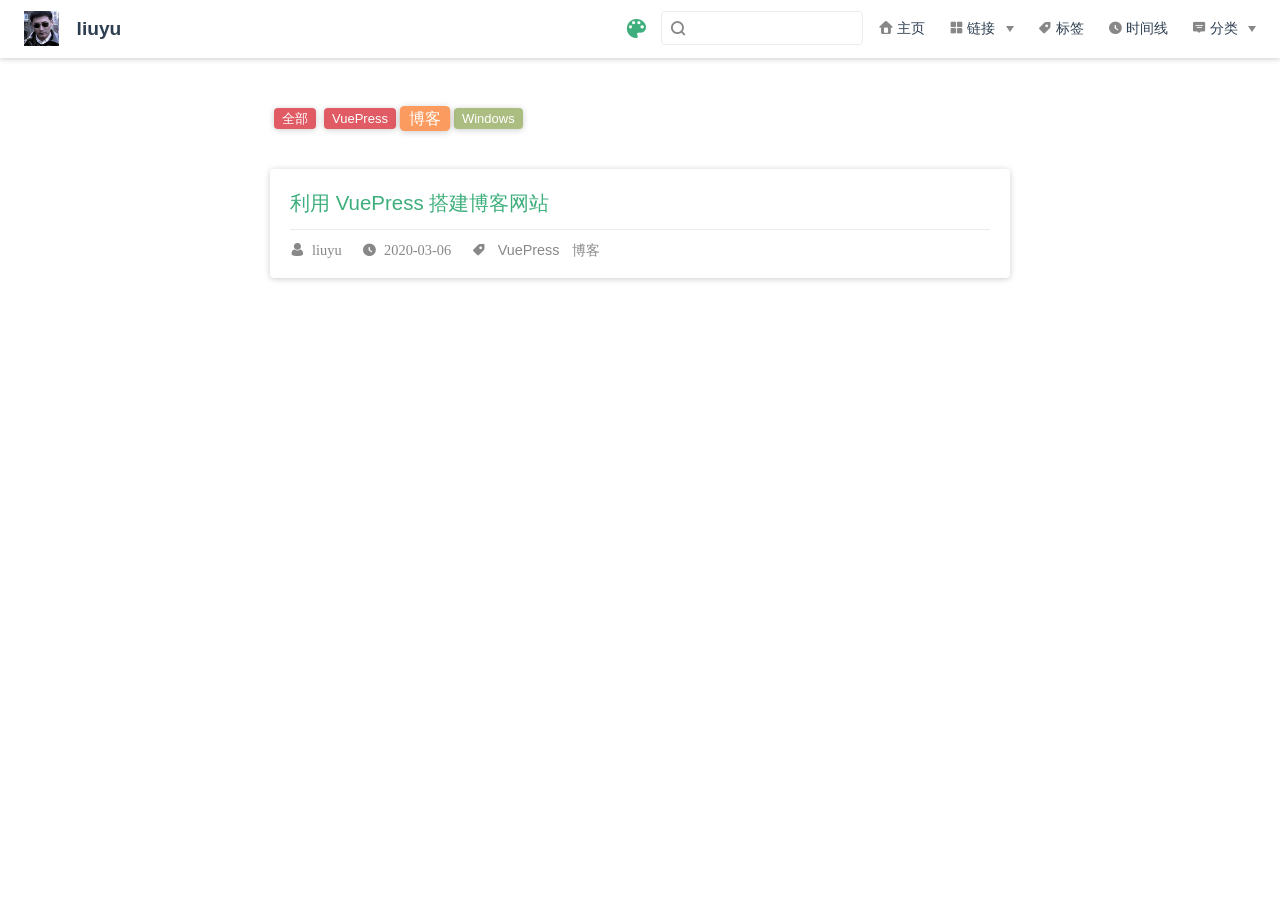
<file: tags/博客/index.html>
<!DOCTYPE html>
<html lang="en-US">
  <head>
    <meta charset="utf-8">
    <meta name="viewport" content="width=device-width,initial-scale=1">
    <title>博客 tags | liuyu</title>
    <meta name="generator" content="VuePress 1.5.0">
    <link rel="icon" href="/img/logo-ly.jpg">
    <meta name="description" content="云平台大作业">
    <meta name="viewport" content="width=device-width,initial-scale=1,user-scalable=no">
    <link rel="preload" href="/assets/css/0.styles.10afba96.css" as="style"><link rel="preload" href="/assets/js/app.61cefd21.js" as="script"><link rel="preload" href="/assets/js/4.82e67897.js" as="script"><link rel="preload" href="/assets/js/1.ef9a8c70.js" as="script"><link rel="prefetch" href="/assets/js/10.6733be78.js"><link rel="prefetch" href="/assets/js/11.9a9cbcbd.js"><link rel="prefetch" href="/assets/js/12.f912a076.js"><link rel="prefetch" href="/assets/js/3.f063495b.js"><link rel="prefetch" href="/assets/js/5.eb905a74.js"><link rel="prefetch" href="/assets/js/6.a1c7aa42.js"><link rel="prefetch" href="/assets/js/7.d3fac426.js"><link rel="prefetch" href="/assets/js/8.7b0fbe55.js"><link rel="prefetch" href="/assets/js/9.4e7dae46.js">
    <link rel="stylesheet" href="/assets/css/0.styles.10afba96.css">
  </head>
  <body>
    <div id="app" data-server-rendered="true"><div class="tag-wrapper" data-v-c2f129e2><div class="theme-container no-sidebar" data-v-4698c43e data-v-c2f129e2><div data-v-4698c43e><div id="loader-wrapper" class="loading-wrapper" data-v-4b73742e data-v-4698c43e data-v-4698c43e><div class="loader-main" data-v-4b73742e><div data-v-4b73742e></div><div data-v-4b73742e></div><div data-v-4b73742e></div><div data-v-4b73742e></div></div> <!----> <!----></div> <div class="password-shadow password-wrapper-out" style="display:none;" data-v-6cbeab0a data-v-4698c43e data-v-4698c43e><h3 class="title" style="display:none;" data-v-6cbeab0a data-v-6cbeab0a>liuyu</h3> <!----> <label id="box" class="inputBox" style="display:none;" data-v-6cbeab0a data-v-6cbeab0a><input type="password" value="" data-v-6cbeab0a> <span data-v-6cbeab0a>Konck! Knock!</span> <button data-v-6cbeab0a>OK</button></label> <div class="footer" style="display:none;" data-v-6cbeab0a data-v-6cbeab0a><span data-v-6cbeab0a><i class="iconfont reco-theme" data-v-6cbeab0a></i> <a target="blank" href="https://vuepress-theme-reco.recoluan.com" data-v-6cbeab0a>vuePress-theme-reco</a></span> <span data-v-6cbeab0a><i class="iconfont reco-copyright" data-v-6cbeab0a></i> <a data-v-6cbeab0a><span data-v-6cbeab0a>liuyu</span>
            
          <span data-v-6cbeab0a>2020 - </span>
          2020
        </a></span></div></div> <div class="hide" data-v-4698c43e><header class="navbar" data-v-4698c43e><div class="sidebar-button"><svg xmlns="http://www.w3.org/2000/svg" aria-hidden="true" role="img" viewBox="0 0 448 512" class="icon"><path fill="currentColor" d="M436 124H12c-6.627 0-12-5.373-12-12V80c0-6.627 5.373-12 12-12h424c6.627 0 12 5.373 12 12v32c0 6.627-5.373 12-12 12zm0 160H12c-6.627 0-12-5.373-12-12v-32c0-6.627 5.373-12 12-12h424c6.627 0 12 5.373 12 12v32c0 6.627-5.373 12-12 12zm0 160H12c-6.627 0-12-5.373-12-12v-32c0-6.627 5.373-12 12-12h424c6.627 0 12 5.373 12 12v32c0 6.627-5.373 12-12 12z"></path></svg></div> <a href="/" class="home-link router-link-active"><img src="/logo_trans.png" alt="liuyu" class="logo"> <span class="site-name">liuyu</span></a> <div class="links"><div class="color-picker"><a class="color-button"><i class="iconfont reco-color"></i></a> <div class="color-picker-menu" style="display:none;"><div class="mode-options"><h4 class="title">Choose mode</h4> <ul class="color-mode-options"><li class="dark">dark</li><li class="auto active">auto</li><li class="light">light</li></ul></div></div></div> <div class="search-box"><i class="iconfont reco-search"></i> <input aria-label="Search" autocomplete="off" spellcheck="false" value=""> <!----></div> <nav class="nav-links can-hide"><div class="nav-item"><a href="/" class="nav-link"><i class="iconfont reco-home"></i>
  主页
</a></div><div class="nav-item"><div class="dropdown-wrapper"><a class="dropdown-title"><span class="title"><i class="iconfont reco-category"></i>
      链接
    </span> <span class="arrow right"></span></a> <ul class="nav-dropdown" style="display:none;"><li class="dropdown-item"><!----> <a href="/categories/其他/" class="nav-link"><i class="iconfont undefined"></i>
  其他
</a></li><li class="dropdown-item"><!----> <a href="/categories/技术文档/" class="nav-link"><i class="iconfont undefined"></i>
  技术文档
</a></li></ul></div></div><div class="nav-item"><a href="/tag/" class="nav-link"><i class="iconfont reco-tag"></i>
  标签
</a></div><div class="nav-item"><a href="/timeline/" class="nav-link"><i class="iconfont reco-date"></i>
  时间线
</a></div><div class="nav-item"><div class="dropdown-wrapper"><a class="dropdown-title"><span class="title"><i class="iconfont reco-message"></i>
      分类
    </span> <span class="arrow right"></span></a> <ul class="nav-dropdown" style="display:none;"><li class="dropdown-item"><!----> <a href="https://gitlab.com/bobyuan/" target="_blank" rel="noopener noreferrer" class="nav-link external"><i class="iconfont reco-gitlab"></i>
  GitLab
  <svg xmlns="http://www.w3.org/2000/svg" aria-hidden="true" x="0px" y="0px" viewBox="0 0 100 100" width="15" height="15" class="icon outbound"><path fill="currentColor" d="M18.8,85.1h56l0,0c2.2,0,4-1.8,4-4v-32h-8v28h-48v-48h28v-8h-32l0,0c-2.2,0-4,1.8-4,4v56C14.8,83.3,16.6,85.1,18.8,85.1z"></path> <polygon fill="currentColor" points="45.7,48.7 51.3,54.3 77.2,28.5 77.2,37.2 85.2,37.2 85.2,14.9 62.8,14.9 62.8,22.9 71.5,22.9"></polygon></svg></a></li></ul></div></div> <!----></nav></div></header> <div class="sidebar-mask" data-v-4698c43e></div> <aside class="sidebar" data-v-4698c43e><div class="personal-info-wrapper" data-v-6c8ffc9c><img src="/avatar.png" alt="author-avatar" class="personal-img" data-v-6c8ffc9c> <h3 class="name" data-v-6c8ffc9c>
    liuyu
  </h3> <div class="num" data-v-6c8ffc9c><div data-v-6c8ffc9c><h3 data-v-6c8ffc9c>2</h3> <h6 data-v-6c8ffc9c>文章</h6></div> <div data-v-6c8ffc9c><h3 data-v-6c8ffc9c>3</h3> <h6 data-v-6c8ffc9c>标签</h6></div></div> <hr data-v-6c8ffc9c></div> <nav class="nav-links"><div class="nav-item"><a href="/" class="nav-link"><i class="iconfont reco-home"></i>
  主页
</a></div><div class="nav-item"><div class="dropdown-wrapper"><a class="dropdown-title"><span class="title"><i class="iconfont reco-category"></i>
      链接
    </span> <span class="arrow right"></span></a> <ul class="nav-dropdown" style="display:none;"><li class="dropdown-item"><!----> <a href="/categories/其他/" class="nav-link"><i class="iconfont undefined"></i>
  其他
</a></li><li class="dropdown-item"><!----> <a href="/categories/技术文档/" class="nav-link"><i class="iconfont undefined"></i>
  技术文档
</a></li></ul></div></div><div class="nav-item"><a href="/tag/" class="nav-link"><i class="iconfont reco-tag"></i>
  标签
</a></div><div class="nav-item"><a href="/timeline/" class="nav-link"><i class="iconfont reco-date"></i>
  时间线
</a></div><div class="nav-item"><div class="dropdown-wrapper"><a class="dropdown-title"><span class="title"><i class="iconfont reco-message"></i>
      分类
    </span> <span class="arrow right"></span></a> <ul class="nav-dropdown" style="display:none;"><li class="dropdown-item"><!----> <a href="https://gitlab.com/bobyuan/" target="_blank" rel="noopener noreferrer" class="nav-link external"><i class="iconfont reco-gitlab"></i>
  GitLab
  <svg xmlns="http://www.w3.org/2000/svg" aria-hidden="true" x="0px" y="0px" viewBox="0 0 100 100" width="15" height="15" class="icon outbound"><path fill="currentColor" d="M18.8,85.1h56l0,0c2.2,0,4-1.8,4-4v-32h-8v28h-48v-48h28v-8h-32l0,0c-2.2,0-4,1.8-4,4v56C14.8,83.3,16.6,85.1,18.8,85.1z"></path> <polygon fill="currentColor" points="45.7,48.7 51.3,54.3 77.2,28.5 77.2,37.2 85.2,37.2 85.2,14.9 62.8,14.9 62.8,22.9 71.5,22.9"></polygon></svg></a></li></ul></div></div> <!----></nav>  <ul class="sidebar-links"><li><section class="sidebar-group depth-0"><p class="sidebar-heading open"><span></span> <!----></p> <!----></section></li></ul> </aside> <div class="password-shadow password-wrapper-in" style="display:none;" data-v-6cbeab0a data-v-4698c43e><h3 class="title" style="display:none;" data-v-6cbeab0a data-v-6cbeab0a>博客 tags</h3> <!----> <label id="box" class="inputBox" style="display:none;" data-v-6cbeab0a data-v-6cbeab0a><input type="password" value="" data-v-6cbeab0a> <span data-v-6cbeab0a>Konck! Knock!</span> <button data-v-6cbeab0a>OK</button></label> <div class="footer" style="display:none;" data-v-6cbeab0a data-v-6cbeab0a><span data-v-6cbeab0a><i class="iconfont reco-theme" data-v-6cbeab0a></i> <a target="blank" href="https://vuepress-theme-reco.recoluan.com" data-v-6cbeab0a>vuePress-theme-reco</a></span> <span data-v-6cbeab0a><i class="iconfont reco-copyright" data-v-6cbeab0a></i> <a data-v-6cbeab0a><span data-v-6cbeab0a>liuyu</span>
            
          <span data-v-6cbeab0a>2020 - </span>
          2020
        </a></span></div></div> <div data-v-4698c43e><div class="tags tags" style="display:none;" data-v-36b9f66a data-v-c2f129e2 data-v-c2f129e2><span style="background-color:#fb9b5f;" data-v-36b9f66a>全部</span><span style="background-color:#f26d6d;" data-v-36b9f66a>VuePress</span><span class="active" style="background-color:#e15b64;" data-v-36b9f66a>博客</span><span style="background-color:#f47e60;" data-v-36b9f66a>Windows</span></div> <div class="abstract-wrapper list" style="display:none;" data-v-b014bc36 data-v-c2f129e2 data-v-c2f129e2><div class="abstract-item" data-v-28f76ce9 data-v-b014bc36><!----> <div class="title" data-v-28f76ce9><!----> <a href="/views/%E5%85%B6%E4%BB%96/guide/" data-v-28f76ce9>利用 VuePress 搭建博客网站</a></div> <div class="abstract" data-v-28f76ce9></div> <hr class="hr" data-v-28f76ce9> <div data-v-484a899e data-v-28f76ce9><i class="iconfont reco-account" data-v-484a899e><span data-v-484a899e>liuyu</span></i> <i class="iconfont reco-date" data-v-484a899e><span data-v-484a899e>2020-03-06</span></i> <!----> <i class="iconfont reco-tag tags" data-v-484a899e><span class="tag-item" data-v-484a899e>
      VuePress
    </span><span class="tag-item" data-v-484a899e>
      博客
    </span></i></div></div></div> <div class="pagation pagation" style="display:none;" data-v-303bd5dc data-v-c2f129e2 data-v-c2f129e2><div class="pagation-list" data-v-303bd5dc><span unselectable="on" class="jump" style="display:none;" data-v-303bd5dc>Prev</span> <span class="jump" style="display:none;" data-v-303bd5dc>1</span> <span class="ellipsis" style="display:none;" data-v-303bd5dc>...</span> <span class="jump bgprimary" data-v-303bd5dc>1</span> <span class="ellipsis" style="display:none;" data-v-303bd5dc>...</span> <span class="jump" style="display:none;" data-v-303bd5dc>1</span> <span class="jump" style="display:none;" data-v-303bd5dc>Next</span> <span class="jumppoint" data-v-303bd5dc>跳转到：</span> <span class="jumpinp" data-v-303bd5dc><input type="text" value="" data-v-303bd5dc></span> <span class="jump gobtn" data-v-303bd5dc>GO</span></div></div> <div class="comments-wrapper" style="display:none;" data-v-4698c43e><!----></div></div></div></div></div></div><div class="global-ui"><div class="back-to-ceiling" style="right:1rem;bottom:6rem;width:2.5rem;height:2.5rem;border-radius:.25rem;line-height:2.5rem;display:none;" data-v-a81d141e data-v-a81d141e><svg t="1574745035067" viewBox="0 0 1024 1024" version="1.1" xmlns="http://www.w3.org/2000/svg" p-id="5404" class="icon" data-v-a81d141e><path d="M526.60727968 10.90185116a27.675 27.675 0 0 0-29.21455937 0c-131.36607665 82.28402758-218.69155461 228.01873535-218.69155402 394.07834331a462.20625001 462.20625001 0 0 0 5.36959153 69.94390903c1.00431239 6.55289093-0.34802892 13.13561351-3.76865779 18.80351572-32.63518765 54.11355614-51.75690182 118.55860487-51.7569018 187.94566865a371.06718723 371.06718723 0 0 0 11.50484808 91.98906777c6.53300375 25.50556257 41.68394495 28.14064038 52.69160883 4.22606766 17.37162448-37.73630017 42.14135425-72.50938081 72.80769204-103.21549295 2.18761121 3.04276886 4.15646224 6.24463696 6.40373557 9.22774369a1871.4375 1871.4375 0 0 0 140.04691725 5.34970492 1866.36093723 1866.36093723 0 0 0 140.04691723-5.34970492c2.24727335-2.98310674 4.21612437-6.18497483 6.3937923-9.2178004 30.66633723 30.70611158 55.4360664 65.4791928 72.80769147 103.21549355 11.00766384 23.91457269 46.15860503 21.27949489 52.69160879-4.22606768a371.15156223 371.15156223 0 0 0 11.514792-91.99901164c0-69.36717486-19.13165746-133.82216804-51.75690182-187.92578088-3.42062944-5.66790279-4.76302748-12.26056868-3.76865837-18.80351632a462.20625001 462.20625001 0 0 0 5.36959269-69.943909c-0.00994388-166.08943902-87.32547796-311.81420293-218.6915546-394.09823051zM605.93803103 357.87693858a93.93749974 93.93749974 0 1 1-187.89594924 6.1e-7 93.93749974 93.93749974 0 0 1 187.89594924-6.1e-7z" p-id="5405" data-v-a81d141e></path><path d="M429.50777625 765.63860547C429.50777625 803.39355007 466.44236686 1000.39046097 512.00932183 1000.39046097c45.56695499 0 82.4922232-197.00623328 82.5015456-234.7518555 0-37.75494459-36.9345906-68.35043303-82.4922232-68.34111062-45.57627738-0.00932239-82.52019037 30.59548842-82.51086798 68.34111062z" p-id="5406" data-v-a81d141e></path></svg></div></div></div>
    <script src="/assets/js/app.61cefd21.js" defer></script><script src="/assets/js/4.82e67897.js" defer></script><script src="/assets/js/1.ef9a8c70.js" defer></script>
  </body>
</html>
</file>
<file: assets/css/0.styles.10afba96.css>
.medium-zoom-overlay{z-index:100}.medium-zoom-overlay~img{z-index:101}.back-to-ceiling[data-v-a81d141e]{background-color:#fff;background-color:var(--background-color);box-shadow:0 1px 6px 0 rgba(0,0,0,.2);box-shadow:var(--box-shadow);position:fixed;display:inline-block;text-align:center;cursor:pointer}.back-to-ceiling[data-v-a81d141e]::hover{background:#d5dbe7}.back-to-ceiling .icon[data-v-a81d141e]{position:absolute;top:0;bottom:0;left:0;right:0;margin:auto;width:26px;height:26px;fill:#3eaf7c}.fade-enter-active[data-v-a81d141e],.fade-leave-active[data-v-a81d141e]{transition:all .5s}.fade-enter[data-v-a81d141e],.fade-leave-to[data-v-a81d141e]{opacity:0;transform:translateY(120px)}.demo-wrap{margin:20px 0;box-shadow:0 1px 6px 0 rgba(0,0,0,.2);border-radius:8px;text-decoration:none;overflow:hidden}.demo-wrap .demo-nav{display:flex;flex-direction:row;flex-wrap:nowrap;justify-content:space-between;align-items:center;height:48px;background-color:#f5f5f5;color:rgba(0,0,0,.87)}.demo-wrap .demo-nav .demo-nav-btn{margin-left:6px;font-size:22px;font-weight:700;align-items:center;outline:0;border:0;fill:#3eaf7c;cursor:pointer}.demo-wrap .demo-nav .demo-icon-arrow{transition:all .5s;margin-right:8px;transform:rotateX(180deg)}.demo-wrap .demo-nav .demo-icon-arrow.active{transform:rotateX(0deg)}.demo-wrap .demo-code{background-color:#2d2d2d;border-color:#2d2d2d;color:#fff}.demo-wrap .demo-code pre{margin:0!important}.demo-wrap .demo-code .demo-code-nav{display:flex;flex-direction:row;flex-wrap:nowrap;justify-content:flex-start;align-items:center;height:48px;border-bottom:1px solid hsla(0,0%,100%,.12)}.demo-wrap .demo-code .demo-code-nav .demo-code-btn{display:block;padding:0 16px;margin:0 8px;height:32px;line-height:32px;font-size:16px;border-radius:8px;outline:none;cursor:pointer;background-color:transparent;color:#fff;border:none}.demo-wrap .demo-code .demo-code-nav .demo-code-btn.active{background:#f5f5f5;color:#3eaf7c;transition:all .3s ease}.demo-wrap .demo-code .demo-code-content{max-height:350px;overflow-y:auto;position:relative}.demo-wrap .demo-code .demo-code-content .demo-code-item div[class*=language-]{margin:0}.demo-wrap .demo-code .demo-code-content .demo-code-content-copy{position:absolute;top:30px;right:10px;z-index:100;cursor:pointer}.demo-wrap .demo-code .demo-code-content .demo-code-content-copied{position:absolute;top:30px;right:50px;z-index:100}.demo-wrap .demo-main{background:#fff}.demo-wrap .demo-main .demo-component-wrap{box-sizing:border-box;padding:8px 12px;overflow:hidden}.slide-fade-enter-active{transition:all .3s ease}.slide-fade-leave-active{transition:all .3s cubic-bezier(1,.5,.8,1)}.slide-fade-enter,.slide-fade-leave-to{transform:translateX(10px);opacity:0}.code-fade-enter-active{transition:all .3s ease}.code-fade-leave-active{transition:all .3s cubic-bezier(1,.5,.8,1)}.code-fade-enter,.code-fade-leave-to{transform:translateY(-6px);opacity:0}#loader-wrapper[data-v-4b73742e]{height:100vh;width:100vw;background:#fff;background:var(--background-color)}#loader-wrapper .loader-main[data-v-4b73742e]{position:fixed;width:120px;height:50px;top:45%;left:50%;z-index:555;transform:translate(-50%)}#loader-wrapper .loader-main div[data-v-4b73742e]:nth-child(2){-webkit-animation:pacman-balls-data-v-4b73742e 1s linear 0s infinite;animation:pacman-balls-data-v-4b73742e 1s linear 0s infinite}#loader-wrapper .loader-main div[data-v-4b73742e]:nth-child(3){-webkit-animation:pacman-balls-data-v-4b73742e 1s linear .33s infinite;animation:pacman-balls-data-v-4b73742e 1s linear .33s infinite}#loader-wrapper .loader-main div[data-v-4b73742e]:nth-child(4){-webkit-animation:pacman-balls-data-v-4b73742e 1s linear .66s infinite;animation:pacman-balls-data-v-4b73742e 1s linear .66s infinite}#loader-wrapper .loader-main div[data-v-4b73742e]:nth-child(5){-webkit-animation:pacman-balls-data-v-4b73742e 1s linear .99s infinite;animation:pacman-balls-data-v-4b73742e 1s linear .99s infinite}#loader-wrapper .loader-main div[data-v-4b73742e]:first-of-type{width:0;height:0;border:25px solid #3eaf7c;border-right-color:transparent;border-radius:25px;-webkit-animation:rotate_pacman_half_up-data-v-4b73742e .5s 0s infinite;animation:rotate_pacman_half_up-data-v-4b73742e .5s 0s infinite}#loader-wrapper .loader-main div[data-v-4b73742e]:nth-child(2){width:0;height:0;border:25px solid #3eaf7c;border-right-color:transparent;border-radius:25px;-webkit-animation:rotate_pacman_half_down-data-v-4b73742e .5s 0s infinite;animation:rotate_pacman_half_down-data-v-4b73742e .5s 0s infinite;margin-top:-50px}#loader-wrapper .loader-main div[data-v-4b73742e]:nth-child(3),#loader-wrapper .loader-main div[data-v-4b73742e]:nth-child(4),#loader-wrapper .loader-main div[data-v-4b73742e]:nth-child(5),#loader-wrapper .loader-main div[data-v-4b73742e]:nth-child(6){background-color:#3eaf7c;width:15px;height:15px;border-radius:100%;margin:2px;width:10px;height:10px;position:absolute;transform:translateY(-6.25px);top:25px;left:100px}#loader-wrapper .title[data-v-4b73742e]{margin:8rem auto 2rem;font-size:30px}#loader-wrapper .description[data-v-4b73742e],#loader-wrapper .title[data-v-4b73742e]{text-align:center;color:#2c3e50;color:var(--text-color);box-sizing:border-box;padding:0 10px;text-shadow:0 2px 10px rgba(0,0,0,.2)}#loader-wrapper .description[data-v-4b73742e]{margin:auto;font-size:22px}@-webkit-keyframes pacman-balls-data-v-4b73742e{75%{opacity:.7}to{transform:translate(-100px,-6.25px)}}@keyframes pacman-balls-data-v-4b73742e{75%{opacity:.7}to{transform:translate(-100px,-6.25px)}}@-webkit-keyframes rotate_pacman_half_up-data-v-4b73742e{0%{transform:rotate(270deg)}50%{transform:rotate(1turn)}to{transform:rotate(270deg)}}@keyframes rotate_pacman_half_up-data-v-4b73742e{0%{transform:rotate(270deg)}50%{transform:rotate(1turn)}to{transform:rotate(270deg)}}@-webkit-keyframes rotate_pacman_half_down-data-v-4b73742e{0%{transform:rotate(90deg)}50%{transform:rotate(0deg)}to{transform:rotate(90deg)}}@keyframes rotate_pacman_half_down-data-v-4b73742e{0%{transform:rotate(90deg)}50%{transform:rotate(0deg)}to{transform:rotate(90deg)}}.pagation[data-v-303bd5dc]{font-weight:700;text-align:center;color:#888;color:var(--text-color);margin:20px auto 0;background:#f2f2f2;background:var(--background-color)}.pagation .pagation-list[data-v-303bd5dc]{font-size:0;line-height:50px;-webkit-touch-callout:none;-webkit-user-select:none;-moz-user-select:none;-ms-user-select:none;user-select:none}.pagation .pagation-list span[data-v-303bd5dc]{font-size:14px}.pagation .pagation-list span.jump[data-v-303bd5dc],.pagation .pagation-list span.jumpinp input[data-v-303bd5dc]{box-shadow:var(--box-shadow);border:1px solid var(--border-color)!important;border:1px solid #ccc}.pagation .pagation-list span.jump[data-v-303bd5dc]{padding:5px 8px;border-radius:4px;cursor:pointer;margin-left:5px}.pagation .pagation-list span.jumpinp input[data-v-303bd5dc]{width:55px;height:26px;background-color:var(--background-color);font-size:13px;border-radius:4px;text-align:center;outline:none}.pagation .pagation-list span.bgprimary[data-v-303bd5dc]{cursor:default;color:#fff;background:#3eaf7c;border-color:#3eaf7c}.pagation .pagation-list span.ellipsis[data-v-303bd5dc]{padding:0 8px}.pagation .pagation-list span.jumppoint[data-v-303bd5dc]{margin-left:30px}.valine-wrapper #valine.v .vbtn{color:#2c3e50;color:var(--text-color);border:1px solid #eaecef;border-color:var(--border-color)}.valine-wrapper #valine.v .vbtn:hover{color:#3eaf7c;border-color:#3eaf7c}.valine-wrapper #valine.v .vwrap{border:1px dashed #eaecef;border-color:var(--border-color)}.valine-wrapper #valine.v .vwrap,.valine-wrapper #valine.v .vwrap .vcontrol .vsubmit{background:rgba(27,31,35,.05);background:var(--code-color)}.valine-wrapper #valine.v .vwrap .vheader .vinput{border:1px dashed #eaecef;border-color:var(--border-color)}.valine-wrapper #valine.v .vinfo{padding-left:.6rem}.valine-wrapper #valine.v .vlist{padding:0 .6rem;border-radius:.25rem}.valine-wrapper #valine.v .vlist .vcard .vquote{margin-left:0;border-left:1px dashed #eaecef;border-left-color:var(--border-color);border-bottom-color:var(--border-color);border-right-color:var(--border-color);border-top-color:var(--border-color)}.valine-wrapper #valine.v .vlist .vcard .vimg{width:2.8rem;height:2.8rem;border-radius:.25rem;border:none}.valine-wrapper #valine.v .vlist .vh{border-bottom:none}.valine-wrapper #valine.v .vlist .vh .vhead .vsys{color:#3eaf7c;color:var(--text-color);background:rgba(27,31,35,.05);background:var(--code-color)}.valine-wrapper #valine.v .vlist .vh .vmeta{margin-bottom:1rem}.valine-wrapper #valine.v .vlist .vh .vmeta .vat{background:rgba(27,31,35,.05);background:var(--code-color);border-radius:.25rem;padding:0 .4rem;color:var(--text-color);border:1px solid #eaecef;border-color:var(--border-color)}.valine-wrapper #valine.v .vlist .vh .vmeta .vat:hover{color:#3eaf7c;border-color:#3eaf7c}.valine-wrapper #valine.v .vlist .vh .vcontent{background:rgba(27,31,35,.05);background:var(--code-color);border-radius:.25rem;padding:.1rem .6rem .05rem}.valine-wrapper #valine.v .vlist .vh .vcontent a:hover,.valine-wrapper #valine.v .vlist .vh .vcontent p .at{color:#1abc9c}.valine-wrapper #valine.v .vlist .vh .vcontent.expand:before{z-index:1;background:linear-gradient(180deg,hsla(0,0%,100%,0),#fff);background:linear-gradient(180deg,hsla(0,0%,100%,0),var(--background-color))}.valine-wrapper #valine.v .vlist .vh .vcontent.expand:after{color:#3eaf7c;color:var(--text-color);background:#fff;background:var(--background-color)}.valine-wrapper #valine.v .info{padding-right:.6rem}.valine-wrapper #valine.v .vbtn,.valine-wrapper #valine.v code,.valine-wrapper #valine.v pre{background:var(--background-color);color:var(--text-color)}.valine-wrapper #valine.v pre{margin:.25rem 0}

/*!
 * vssue - A vue-powered issue-based comment plugin
 *
 * @version v1.4.3
 * @link https://vssue.js.org
 * @license MIT
 * @copyright 2018-2020 meteorlxy
 */.clearfix:after,.vssue .vssue-new-comment .vssue-new-comment-footer:after{display:block;clear:both;content:""}.vssue{width:100%;color:#2c3e50;font-size:16px;font-family:-apple-system,BlinkMacSystemFont,Segoe UI,Helvetica,Arial,sans-serif,Apple Color Emoji,Segoe UI Emoji,Segoe UI Symbol;padding:10px}.vssue .vssue-button{outline:none;cursor:pointer;padding:10px 20px;font-size:1.05;font-weight:700;color:#3eaf7c;background-color:transparent;border:2px solid #3eaf7c;border-radius:10px}.vssue .vssue-button:disabled{cursor:not-allowed;color:#eaecef;border-color:#eaecef}.vssue .vssue-button:disabled .vssue-icon{fill:#eaecef}.vssue .vssue-button:not(:disabled).vssue-button-default{color:#a3aab1;border-color:#a3aab1}.vssue .vssue-button:not(:disabled).vssue-button-primary{color:#3eaf7c;border-color:#3eaf7c}.vssue .vssue-icon{width:1em;height:1em;vertical-align:-.15em;fill:#3eaf7c;overflow:hidden}.vssue .vssue-icon-loading{-webkit-animation:vssue-keyframe-rotation 1s linear infinite;animation:vssue-keyframe-rotation 1s linear infinite}@-webkit-keyframes vssue-keyframe-rotation{0%{transform:rotate(0deg)}to{transform:rotate(1turn)}}@keyframes vssue-keyframe-rotation{0%{transform:rotate(0deg)}to{transform:rotate(1turn)}}.vssue .fade-appear-active,.vssue .fade-enter-active{transition:all .3s ease}.vssue .fade-leave-active{transition:all .3s cubic-bezier(1,.5,.8,1)}.vssue .fade-appear,.vssue .fade-enter,.vssue .fade-leave-to{opacity:0}.vssue .vssue-notice{position:relative;z-index:100;transform:translateY(-11px)}.vssue .vssue-notice .vssue-alert{position:absolute;z-index:101;cursor:pointer;top:0;padding:10px 20px;width:100%;color:#3eaf7c;border:2px solid #c3ead8;border-radius:5px;background-color:#f5fbf8}.vssue .vssue-notice .vssue-progress{position:absolute;top:0;left:0;height:2px;background-color:#3eaf7c}.vssue .vssue-status{text-align:center;padding-top:20px;padding-bottom:10px;color:#3eaf7c}.vssue .vssue-status .vssue-icon{font-size:1.4em}.vssue .vssue-status .vssue-status-info{margin-top:10px;margin-bottom:10px}.vssue .vssue-header{padding-bottom:10px;border-bottom:1px solid #eaecef;margin-bottom:10px;overflow:hidden}.vssue .vssue-header .vssue-header-powered-by{float:right}.vssue .vssue-new-comment{border-bottom:1px solid #eaecef;margin-top:10px;margin-bottom:10px}.vssue .vssue-new-comment .vssue-comment-avatar{float:left;width:50px;height:50px}.vssue .vssue-new-comment .vssue-comment-avatar img{width:50px;height:50px}.vssue .vssue-new-comment .vssue-comment-avatar .vssue-icon{cursor:pointer;padding:5px;font-size:50px;fill:#757f8a}.vssue .vssue-new-comment .vssue-new-comment-body{position:relative}@media screen and (max-width:576px){.vssue .vssue-new-comment .vssue-new-comment-body{margin-left:60px}}@media screen and (min-width:577px){.vssue .vssue-new-comment .vssue-new-comment-body{margin-left:70px}}.vssue .vssue-new-comment .vssue-new-comment-body .vssue-new-comment-loading{position:absolute;top:50%;left:50%;transform:translate(-50%,-50%)}.vssue .vssue-new-comment .vssue-new-comment-footer{margin-top:10px;margin-bottom:10px}.vssue .vssue-new-comment .vssue-new-comment-footer .vssue-current-user{color:#a3aab1}.vssue .vssue-new-comment .vssue-new-comment-footer .vssue-current-user .vssue-logout{cursor:pointer;text-decoration:underline;color:#a3aab1;font-weight:400}@media screen and (max-width:576px){.vssue .vssue-new-comment .vssue-new-comment-footer{text-align:center}.vssue .vssue-new-comment .vssue-new-comment-footer .vssue-new-comment-operations{margin-top:10px}}@media screen and (min-width:577px){.vssue .vssue-new-comment .vssue-new-comment-footer{margin-left:70px;text-align:right}.vssue .vssue-new-comment .vssue-new-comment-footer .vssue-current-user{float:left}}.vssue .vssue-new-comment .vssue-new-comment-input{resize:none;outline:none;width:100%;padding:15px;font-size:16px;font-family:-apple-system,BlinkMacSystemFont,Segoe UI,Helvetica,Arial,sans-serif,Apple Color Emoji,Segoe UI Emoji,Segoe UI Symbol;background-color:#f5fbf8;border:1px solid #eaecef;border-radius:5px}.vssue .vssue-new-comment .vssue-new-comment-input:disabled{cursor:not-allowed;background-color:#f0f2f4}.vssue .vssue-new-comment .vssue-new-comment-input:focus{background-color:#fff;border-color:#9adbbe;box-shadow:0 0 1px 1px #9adbbe}.vssue .vssue-new-comment .vssue-new-comment-input::-webkit-input-placeholder{color:#a3aab1}.vssue .vssue-new-comment .vssue-new-comment-input::-moz-placeholder{color:#a3aab1}.vssue .vssue-new-comment .vssue-new-comment-input:-ms-input-placeholder{color:#a3aab1}.vssue .vssue-new-comment .vssue-new-comment-input::-ms-input-placeholder{color:#a3aab1}.vssue .vssue-new-comment .vssue-new-comment-input::placeholder{color:#a3aab1}.vssue .vssue-comments .vssue-comment{margin:15px 0}.vssue .vssue-comments .vssue-comment.vssue-comment-edit-mode .vssue-comment-main{border-color:#9adbbe;box-shadow:0 0 1px 1px #9adbbe}.vssue .vssue-comments .vssue-comment.vssue-comment-disabled{pointer-events:none}.vssue .vssue-comments .vssue-comment.vssue-comment-disabled .vssue-comment-body{background-color:#f9f9fa}.vssue .vssue-comments .vssue-comment .vssue-comment-avatar{float:left;width:50px;height:50px}.vssue .vssue-comments .vssue-comment .vssue-comment-avatar img{width:50px;height:50px}@media screen and (max-width:576px){.vssue .vssue-comments .vssue-comment .vssue-comment-body{margin-left:60px}}@media screen and (min-width:577px){.vssue .vssue-comments .vssue-comment .vssue-comment-body{margin-left:70px}}.vssue .vssue-comments .vssue-comment .vssue-comment-header{padding:10px 15px;overflow:hidden;border-top-left-radius:5px;border-top-right-radius:5px;border:1px solid #eaecef;border-bottom:none}.vssue .vssue-comments .vssue-comment .vssue-comment-header .vssue-comment-created-at{float:right;cursor:default;color:#a3aab1}.vssue .vssue-comments .vssue-comment .vssue-comment-main{padding:15px;border:1px solid #eaecef}.vssue .vssue-comments .vssue-comment .vssue-comment-main .vssue-edit-comment-input{resize:none;outline:none;border:none;width:100%;background:transparent}.vssue .vssue-comments .vssue-comment .vssue-comment-footer{padding:10px 15px;overflow:hidden;border-bottom-left-radius:5px;border-bottom-right-radius:5px;border:1px solid #eaecef;border-top:none}.vssue .vssue-comments .vssue-comment .vssue-comment-footer .vssue-comment-hint{cursor:default;color:#a3aab1}.vssue .vssue-comments .vssue-comment .vssue-comment-footer .vssue-comment-reactions .vssue-comment-reaction{cursor:pointer;display:inline-block;margin-right:8px;color:#3eaf7c}.vssue .vssue-comments .vssue-comment .vssue-comment-footer .vssue-comment-operations{float:right;color:#3eaf7c}.vssue .vssue-comments .vssue-comment .vssue-comment-footer .vssue-comment-operations .vssue-comment-operation{cursor:pointer;margin-left:8px}.vssue .vssue-comments .vssue-comment .vssue-comment-footer .vssue-comment-operations .vssue-comment-operation.vssue-comment-operation-muted{color:#a3aab1}.vssue .vssue-comments .vssue-comment .vssue-comment-footer .vssue-comment-operations .vssue-comment-operation.vssue-comment-operation-muted .vssue-icon{fill:#a3aab1}.vssue .vssue-pagination{cursor:default;display:flex;padding:5px;color:#a3aab1}@media screen and (max-width:576px){.vssue .vssue-pagination{flex-direction:column;justify-content:center;text-align:center}}.vssue .vssue-pagination .vssue-pagination-loading,.vssue .vssue-pagination .vssue-pagination-page,.vssue .vssue-pagination .vssue-pagination-per-page{flex:1}@media screen and (max-width:576px){.vssue .vssue-pagination .vssue-pagination-page{margin-top:10px}}@media screen and (min-width:577px){.vssue .vssue-pagination .vssue-pagination-page{text-align:right}}.vssue .vssue-pagination .vssue-pagination-select{outline:none;-webkit-appearance:none;-moz-appearance:none;appearance:none;border:1px solid #9adbbe;padding-left:.2rem;padding-right:1rem;background-color:transparent;background-image:url("data:image/svg+xml;charset=utf8,%3Csvg class='icon' viewBox='0 0 1024 1024' xmlns='http://www.w3.org/2000/svg'%3E%3Cdefs%3E%3Cstyle/%3E%3C/defs%3E%3Cpath d='M676.395 432.896a21.333 21.333 0 0 0-30.166 0L511.061 568.021 377.728 434.645a21.333 21.333 0 0 0-30.165 30.166l148.394 148.48a21.419 21.419 0 0 0 30.208 0l150.23-150.187a21.333 21.333 0 0 0 0-30.208'/%3E%3C/svg%3E");background-repeat:no-repeat;background-position:100%}.vssue .vssue-pagination .vssue-pagination-select:disabled{cursor:not-allowed}.vssue .vssue-pagination .vssue-pagination-select:focus{background-color:#fff;box-shadow:0 0 .2px .2px #9adbbe}.vssue .vssue-pagination .vssue-pagination-link{display:inline-block;min-width:1em;text-align:center}.vssue .vssue-pagination .vssue-pagination-link.disabled{pointer-events:none}.vssue .vssue-pagination .vssue-pagination-link:not(.disabled){color:#3eaf7c;font-weight:500;cursor:pointer}.vssue,.vssue *{box-sizing:border-box}.vssue :not(.vssue-comment-content) a{cursor:pointer;font-weight:500;color:#3eaf7c;text-decoration:none}.vssue :not(.vssue-comment-content) hr{display:block;height:1px;border:0;border-top:1px solid #eaecef;margin:1.2rem 0;padding:0}@font-face{font-family:octicons-link;src:url([data-uri]) format("woff")}.markdown-body .octicon{display:inline-block;fill:currentColor;vertical-align:text-bottom}.markdown-body .anchor{float:left;line-height:1;margin-left:-20px;padding-right:4px}.markdown-body .anchor:focus{outline:none}.markdown-body h1 .octicon-link,.markdown-body h2 .octicon-link,.markdown-body h3 .octicon-link,.markdown-body h4 .octicon-link,.markdown-body h5 .octicon-link,.markdown-body h6 .octicon-link{color:#1b1f23;vertical-align:middle;visibility:hidden}.markdown-body h1:hover .anchor,.markdown-body h2:hover .anchor,.markdown-body h3:hover .anchor,.markdown-body h4:hover .anchor,.markdown-body h5:hover .anchor,.markdown-body h6:hover .anchor{text-decoration:none}.markdown-body h1:hover .anchor .octicon-link,.markdown-body h2:hover .anchor .octicon-link,.markdown-body h3:hover .anchor .octicon-link,.markdown-body h4:hover .anchor .octicon-link,.markdown-body h5:hover .anchor .octicon-link,.markdown-body h6:hover .anchor .octicon-link{visibility:visible}.markdown-body{-ms-text-size-adjust:100%;-webkit-text-size-adjust:100%;color:#24292e;font-family:-apple-system,BlinkMacSystemFont,Segoe UI,Helvetica,Arial,sans-serif,Apple Color Emoji,Segoe UI Emoji,Segoe UI Symbol;font-size:16px;line-height:1.5;word-wrap:break-word}.markdown-body .pl-c{color:#6a737d}.markdown-body .pl-c1,.markdown-body .pl-s .pl-v{color:#005cc5}.markdown-body .pl-e,.markdown-body .pl-en{color:#6f42c1}.markdown-body .pl-s .pl-s1,.markdown-body .pl-smi{color:#24292e}.markdown-body .pl-ent{color:#22863a}.markdown-body .pl-k{color:#d73a49}.markdown-body .pl-pds,.markdown-body .pl-s,.markdown-body .pl-s .pl-pse .pl-s1,.markdown-body .pl-sr,.markdown-body .pl-sr .pl-cce,.markdown-body .pl-sr .pl-sra,.markdown-body .pl-sr .pl-sre{color:#032f62}.markdown-body .pl-smw,.markdown-body .pl-v{color:#e36209}.markdown-body .pl-bu{color:#b31d28}.markdown-body .pl-ii{background-color:#b31d28;color:#fafbfc}.markdown-body .pl-c2{background-color:#d73a49;color:#fafbfc}.markdown-body .pl-c2:before{content:"^M"}.markdown-body .pl-sr .pl-cce{color:#22863a;font-weight:700}.markdown-body .pl-ml{color:#735c0f}.markdown-body .pl-mh,.markdown-body .pl-mh .pl-en,.markdown-body .pl-ms{color:#005cc5;font-weight:700}.markdown-body .pl-mi{color:#24292e;font-style:italic}.markdown-body .pl-mb{color:#24292e;font-weight:700}.markdown-body .pl-md{background-color:#ffeef0;color:#b31d28}.markdown-body .pl-mi1{background-color:#f0fff4;color:#22863a}.markdown-body .pl-mc{background-color:#ffebda;color:#e36209}.markdown-body .pl-mi2{background-color:#005cc5;color:#f6f8fa}.markdown-body .pl-mdr{color:#6f42c1;font-weight:700}.markdown-body .pl-ba{color:#586069}.markdown-body .pl-sg{color:#959da5}.markdown-body .pl-corl{color:#032f62;text-decoration:underline}.markdown-body details{display:block}.markdown-body summary{display:list-item}.markdown-body a{background-color:transparent}.markdown-body a:active,.markdown-body a:hover{outline-width:0}.markdown-body strong{font-weight:inherit;font-weight:bolder}.markdown-body h1{margin:.67em 0}.markdown-body img{border-style:none}.markdown-body code,.markdown-body kbd,.markdown-body pre{font-family:monospace,monospace;font-size:1em}.markdown-body hr{box-sizing:content-box;overflow:visible}.markdown-body input{font:inherit;margin:0;overflow:visible}.markdown-body [type=checkbox]{box-sizing:border-box;padding:0}.markdown-body *{box-sizing:border-box}.markdown-body input{font-family:inherit;font-size:inherit;line-height:inherit}.markdown-body a{color:#0366d6;text-decoration:none}.markdown-body a:hover{text-decoration:underline}.markdown-body strong{font-weight:600}.markdown-body hr{background:transparent;border-bottom:1px solid #dfe2e5;height:0;margin:15px 0;overflow:hidden}.markdown-body hr:after,.markdown-body hr:before{content:"";display:table}.markdown-body hr:after{clear:both}.markdown-body table{border-collapse:collapse;border-spacing:0}.markdown-body td,.markdown-body th{padding:0}.markdown-body details summary{cursor:pointer}.markdown-body h1,.markdown-body h2,.markdown-body h3,.markdown-body h4,.markdown-body h5,.markdown-body h6{margin-bottom:0;margin-top:0}.markdown-body h1{font-size:32px}.markdown-body h1,.markdown-body h2{font-weight:600}.markdown-body h2{font-size:24px}.markdown-body h3{font-size:20px}.markdown-body h3,.markdown-body h4{font-weight:600}.markdown-body h4{font-size:16px}.markdown-body h5{font-size:14px}.markdown-body h5,.markdown-body h6{font-weight:600}.markdown-body h6{font-size:12px}.markdown-body p{margin-bottom:10px;margin-top:0}.markdown-body blockquote{margin:0}.markdown-body ol,.markdown-body ul{margin-bottom:0;margin-top:0;padding-left:0}.markdown-body ol ol,.markdown-body ul ol{list-style-type:lower-roman}.markdown-body ol ol ol,.markdown-body ol ul ol,.markdown-body ul ol ol,.markdown-body ul ul ol{list-style-type:lower-alpha}.markdown-body dd{margin-left:0}.markdown-body code,.markdown-body pre{font-family:SFMono-Regular,Consolas,Liberation Mono,Menlo,Courier,monospace;font-size:12px}.markdown-body pre{margin-bottom:0;margin-top:0}.markdown-body input::-webkit-inner-spin-button,.markdown-body input::-webkit-outer-spin-button{-webkit-appearance:none;appearance:none;margin:0}.markdown-body .border{border:1px solid #e1e4e8!important}.markdown-body .border-0{border:0!important}.markdown-body .border-bottom{border-bottom:1px solid #e1e4e8!important}.markdown-body .rounded-1{border-radius:3px!important}.markdown-body .bg-white{background-color:#fff!important}.markdown-body .bg-gray-light{background-color:#fafbfc!important}.markdown-body .text-gray-light{color:#6a737d!important}.markdown-body .mb-0{margin-bottom:0!important}.markdown-body .my-2{margin-bottom:8px!important;margin-top:8px!important}.markdown-body .py-0{padding-bottom:0!important;padding-top:0!important}.markdown-body .py-2{padding-bottom:8px!important;padding-top:8px!important}.markdown-body .pl-3,.markdown-body .px-3{padding-left:16px!important}.markdown-body .px-3{padding-right:16px!important}.markdown-body .f6{font-size:12px!important}.markdown-body .lh-condensed{line-height:1.25!important}.markdown-body .text-bold{font-weight:600!important}.markdown-body:after,.markdown-body:before{content:"";display:table}.markdown-body:after{clear:both}.markdown-body>:first-child{margin-top:0!important}.markdown-body>:last-child{margin-bottom:0!important}.markdown-body a:not([href]){color:inherit;text-decoration:none}.markdown-body blockquote,.markdown-body dl,.markdown-body ol,.markdown-body p,.markdown-body pre,.markdown-body table,.markdown-body ul{margin-bottom:16px;margin-top:0}.markdown-body hr{background-color:#e1e4e8;border:0;height:.25em;margin:24px 0;padding:0}.markdown-body blockquote{border-left:.25em solid #dfe2e5;color:#6a737d;padding:0 1em}.markdown-body blockquote>:first-child{margin-top:0}.markdown-body blockquote>:last-child{margin-bottom:0}.markdown-body kbd{border:1px solid #c6cbd1;border-bottom-color:#959da5;box-shadow:inset 0 -1px 0 #959da5;font-size:11px}.markdown-body h1,.markdown-body h2,.markdown-body h3,.markdown-body h4,.markdown-body h5,.markdown-body h6{font-weight:600;line-height:1.25;margin-bottom:16px;margin-top:24px}.markdown-body h1{font-size:2em}.markdown-body h1,.markdown-body h2{border-bottom:1px solid #eaecef;padding-bottom:.3em}.markdown-body h2{font-size:1.5em}.markdown-body h3{font-size:1.25em}.markdown-body h4{font-size:1em}.markdown-body h5{font-size:.875em}.markdown-body h6{color:#6a737d;font-size:.85em}.markdown-body ol,.markdown-body ul{padding-left:2em}.markdown-body ol ol,.markdown-body ol ul,.markdown-body ul ol,.markdown-body ul ul{margin-bottom:0;margin-top:0}.markdown-body li{word-wrap:break-all}.markdown-body li>p{margin-top:16px}.markdown-body li+li{margin-top:.25em}.markdown-body dl{padding:0}.markdown-body dl dt{font-size:1em;font-style:italic;font-weight:600;margin-top:16px;padding:0}.markdown-body dl dd{margin-bottom:16px;padding:0 16px}.markdown-body table{display:block;overflow:auto;width:100%}.markdown-body table th{font-weight:600}.markdown-body table td,.markdown-body table th{border:1px solid #dfe2e5;padding:6px 13px}.markdown-body table tr{background-color:#fff;border-top:1px solid #c6cbd1}.markdown-body table tr:nth-child(2n){background-color:#f6f8fa}.markdown-body img{background-color:#fff;box-sizing:content-box;max-width:100%}.markdown-body img[align=right]{padding-left:20px}.markdown-body img[align=left]{padding-right:20px}.markdown-body code{background-color:rgba(27,31,35,.05);border-radius:3px;font-size:85%;margin:0;padding:.2em .4em}.markdown-body pre{word-wrap:normal}.markdown-body pre>code{background:transparent;border:0;font-size:100%;margin:0;padding:0;white-space:pre;word-break:normal}.markdown-body .highlight{margin-bottom:16px}.markdown-body .highlight pre{margin-bottom:0;word-break:normal}.markdown-body .highlight pre,.markdown-body pre{background-color:#f6f8fa;border-radius:3px;font-size:85%;line-height:1.45;overflow:auto;padding:16px}.markdown-body pre code{background-color:transparent;border:0;display:inline;line-height:inherit;margin:0;max-width:auto;overflow:visible;padding:0;word-wrap:normal}.markdown-body .commit-tease-sha{color:#444d56;display:inline-block;font-family:SFMono-Regular,Consolas,Liberation Mono,Menlo,Courier,monospace;font-size:90%}.markdown-body .blob-wrapper{border-bottom-left-radius:3px;border-bottom-right-radius:3px;overflow-x:auto;overflow-y:hidden}.markdown-body .blob-wrapper-embedded{max-height:240px;overflow-y:auto}.markdown-body .blob-num{-moz-user-select:none;-ms-user-select:none;-webkit-user-select:none;color:rgba(27,31,35,.3);cursor:pointer;font-family:SFMono-Regular,Consolas,Liberation Mono,Menlo,Courier,monospace;font-size:12px;line-height:20px;min-width:50px;padding-left:10px;padding-right:10px;text-align:right;user-select:none;vertical-align:top;white-space:nowrap;width:1%}.markdown-body .blob-num:hover{color:rgba(27,31,35,.6)}.markdown-body .blob-num:before{content:attr(data-line-number)}.markdown-body .blob-code{line-height:20px;padding-left:10px;padding-right:10px;position:relative;vertical-align:top}.markdown-body .blob-code-inner{color:#24292e;font-family:SFMono-Regular,Consolas,Liberation Mono,Menlo,Courier,monospace;font-size:12px;overflow:visible;white-space:pre;word-wrap:normal}.markdown-body .pl-token.active,.markdown-body .pl-token:hover{background:#ffea7f;cursor:pointer}.markdown-body kbd{background-color:#fafbfc;border:1px solid #d1d5da;border-bottom-color:#c6cbd1;border-radius:3px;box-shadow:inset 0 -1px 0 #c6cbd1;color:#444d56;display:inline-block;font:11px SFMono-Regular,Consolas,Liberation Mono,Menlo,Courier,monospace;line-height:10px;padding:3px 5px;vertical-align:middle}.markdown-body :checked+.radio-label{border-color:#0366d6;position:relative;z-index:1}.markdown-body .tab-size[data-tab-size="1"]{-moz-tab-size:1;-o-tab-size:1;tab-size:1}.markdown-body .tab-size[data-tab-size="2"]{-moz-tab-size:2;-o-tab-size:2;tab-size:2}.markdown-body .tab-size[data-tab-size="3"]{-moz-tab-size:3;-o-tab-size:3;tab-size:3}.markdown-body .tab-size[data-tab-size="4"]{-moz-tab-size:4;-o-tab-size:4;tab-size:4}.markdown-body .tab-size[data-tab-size="5"]{-moz-tab-size:5;-o-tab-size:5;tab-size:5}.markdown-body .tab-size[data-tab-size="6"]{-moz-tab-size:6;-o-tab-size:6;tab-size:6}.markdown-body .tab-size[data-tab-size="7"]{-moz-tab-size:7;-o-tab-size:7;tab-size:7}.markdown-body .tab-size[data-tab-size="8"]{-moz-tab-size:8;-o-tab-size:8;tab-size:8}.markdown-body .tab-size[data-tab-size="9"]{-moz-tab-size:9;-o-tab-size:9;tab-size:9}.markdown-body .tab-size[data-tab-size="10"]{-moz-tab-size:10;-o-tab-size:10;tab-size:10}.markdown-body .tab-size[data-tab-size="11"]{-moz-tab-size:11;-o-tab-size:11;tab-size:11}.markdown-body .tab-size[data-tab-size="12"]{-moz-tab-size:12;-o-tab-size:12;tab-size:12}.markdown-body .task-list-item{list-style-type:none}.markdown-body .task-list-item+.task-list-item{margin-top:3px}.markdown-body .task-list-item input{margin:0 .2em .25em -1.6em;vertical-align:middle}.markdown-body hr{border-bottom-color:#eee}.markdown-body .pl-0{padding-left:0!important}.markdown-body .pl-1{padding-left:4px!important}.markdown-body .pl-2{padding-left:8px!important}.markdown-body .pl-3{padding-left:16px!important}.markdown-body .pl-4{padding-left:24px!important}.markdown-body .pl-5{padding-left:32px!important}.markdown-body .pl-6{padding-left:40px!important}.markdown-body .pl-7{padding-left:48px!important}.markdown-body .pl-8{padding-left:64px!important}.markdown-body .pl-9{padding-left:80px!important}.markdown-body .pl-10{padding-left:96px!important}.markdown-body .pl-11{padding-left:112px!important}.markdown-body .pl-12{padding-left:128px!important}.vssue-wrapper.vssue{color:#2c3e50;color:var(--text-color)}.vssue-wrapper.vssue .vssue-new-comment{border-bottom:1px solid #eaecef;border-bottom:1px solid var(--border-color)}.vssue-wrapper.vssue .vssue-new-comment .vssue-new-comment-input:disabled{background-color:#fff;background-color:var(--background-color);border:1px solid #eaecef;border:1px solid var(--border-color)}.vssue-wrapper.vssue .vssue-new-comment .vssue-new-comment-footer .vssue-current-user{color:#2c3e50;color:var(--text-color)}.vssue-wrapper.vssue .vssue-header{border-bottom:1px solid #eaecef;border-bottom:1px solid var(--border-color)}.vssue-wrapper.vssue .vssue-comments .vssue-pagination .vssue-pagination-per-page .vssue-pagination-select{color:var(--text-color)}.vssue-wrapper.vssue .vssue-comments .vssue-comment .vssue-comment-body .vssue-comment-footer,.vssue-wrapper.vssue .vssue-comments .vssue-comment .vssue-comment-body .vssue-comment-header,.vssue-wrapper.vssue .vssue-comments .vssue-comment .vssue-comment-body .vssue-comment-main{border:none}.vssue-wrapper.vssue .vssue-comments .vssue-comment .vssue-comment-body .vssue-comment-footer,.vssue-wrapper.vssue .vssue-comments .vssue-comment .vssue-comment-body .vssue-comment-main{background:var(--code-color)}.vssue-wrapper.vssue .vssue-comments .vssue-comment .vssue-comment-body .vssue-comment-footer{border-top:2px solid var(--background-color)}.vssue-wrapper.vssue .vssue-comments .vssue-comment .vssue-comment-avatar img{width:2.8rem;height:2.8rem;border-radius:.25rem}.vssue-wrapper.vssue .markdown-body{color:var(--text-color)}#nprogress{pointer-events:none}#nprogress .bar{background:#3eaf7c;position:fixed;z-index:1031;top:0;left:0;width:100%;height:2px}#nprogress .peg{display:block;position:absolute;right:0;width:100px;height:100%;box-shadow:0 0 10px #3eaf7c,0 0 5px #3eaf7c;opacity:1;transform:rotate(3deg) translateY(-4px)}#nprogress .spinner{display:block;position:fixed;z-index:1031;top:15px;right:15px}#nprogress .spinner-icon{width:18px;height:18px;box-sizing:border-box;border-color:#3eaf7c transparent transparent #3eaf7c;border-style:solid;border-width:2px;border-radius:50%;-webkit-animation:nprogress-spinner .4s linear infinite;animation:nprogress-spinner .4s linear infinite}.nprogress-custom-parent{overflow:hidden;position:relative}.nprogress-custom-parent #nprogress .bar,.nprogress-custom-parent #nprogress .spinner{position:absolute}@-webkit-keyframes nprogress-spinner{0%{transform:rotate(0deg)}to{transform:rotate(1turn)}}@keyframes nprogress-spinner{0%{transform:rotate(0deg)}to{transform:rotate(1turn)}}.icon.outbound{color:#aaa;display:inline-block;vertical-align:middle;position:relative;top:-1px}[data-v-312e2a2a]:root{--default-color-10:#fff;--default-color-9:hsla(0,0%,100%,0.9);--default-color-8:hsla(0,0%,100%,0.8);--default-color-7:hsla(0,0%,100%,0.7);--default-color-6:hsla(0,0%,100%,0.6);--default-color-5:hsla(0,0%,100%,0.5);--default-color-4:hsla(0,0%,100%,0.4);--default-color-3:hsla(0,0%,100%,0.3);--default-color-2:hsla(0,0%,100%,0.2);--default-color-1:hsla(0,0%,100%,0.1);--background-color:#fff;--box-shadow:0 1px 6px 0 rgba(0,0,0,0.2);--box-shadow-hover:0 2px 16px 0 rgba(0,0,0,0.2);--text-color:#2c3e50;--border-color:#eaecef;--code-color:rgba(27,31,35,0.05);--mask-color:#888}@media (prefers-color-scheme:dark){[data-v-312e2a2a]:root{--default-color-10:#000;--default-color-9:rgba(0,0,0,0.9);--default-color-8:rgba(0,0,0,0.8);--default-color-7:rgba(0,0,0,0.7);--default-color-6:rgba(0,0,0,0.6);--default-color-5:rgba(0,0,0,0.5);--default-color-4:rgba(0,0,0,0.4);--default-color-3:rgba(0,0,0,0.3);--default-color-2:rgba(0,0,0,0.2);--default-color-1:rgba(0,0,0,0.1);--background-color:#25272a;--box-shadow:0 1px 6px 0 rgba(0,0,0,0.6);--box-shadow-hover:0 2px 16px 0 rgba(0,0,0,0.6);--text-color:#aaa;--border-color:rgba(0,0,0,0.3);--code-color:rgba(0,0,0,0.3);--mask-color:#000}}.badge[data-v-312e2a2a]{display:inline-block;font-size:14px;height:18px;line-height:18px;border-radius:.25rem;padding:0 6px;color:#fff}.badge.green[data-v-312e2a2a],.badge.tip[data-v-312e2a2a],.badge[data-v-312e2a2a]{background-color:#42b983}.badge.error[data-v-312e2a2a]{background-color:#da5961}.badge.warn[data-v-312e2a2a],.badge.warning[data-v-312e2a2a],.badge.yellow[data-v-312e2a2a]{background-color:#e7c000}.badge+.badge[data-v-312e2a2a]{margin-left:5px}.search-box{display:inline-block;position:relative;margin-right:1rem}.search-box .iconfont{position:absolute;top:0;bottom:0;z-index:0;left:.6rem;margin:auto}.search-box input{cursor:text;width:10rem;height:2rem;color:#4e6e8e;display:inline-block;border:1px solid var(--border-color);border-radius:.25rem;font-size:.9rem;line-height:2rem;padding:0 .5rem 0 2rem;outline:none;transition:all .2s ease;background:transparent;background-size:1rem}.search-box input:focus{cursor:auto;border-color:#3eaf7c}.search-box .suggestions{background:var(--background-color);width:20rem;position:absolute;top:1.5rem;border:1px solid #cfd4db;border-radius:6px;padding:.4rem;list-style-type:none}.search-box .suggestions.align-right{right:0}.search-box .suggestion{line-height:1.4;padding:.4rem .6rem;border-radius:4px;cursor:pointer}.search-box .suggestion a{white-space:normal;color:var(--text-color)}.search-box .suggestion a .page-title{font-weight:600}.search-box .suggestion a .header{font-size:.9em;margin-left:.25em}.search-box .suggestion.focused{background-color:var(--border-color)}.search-box .suggestion.focused a{color:#3eaf7c}@media (max-width:959px){.search-box input{cursor:pointer;width:0;border-color:transparent;position:relative}.search-box input:focus{cursor:text;left:0;width:10rem}}@media (-ms-high-contrast:none){.search-box input{height:2rem}}@media (max-width:959px) and (min-width:719px){.search-box{margin-right:0}.search-box .suggestions{left:0}}@media (max-width:719px){.search-box{margin-right:0}.search-box .suggestions{right:0}}@media (max-width:419px){.search-box .suggestions{width:calc(100vw - 4rem)}.search-box input:focus{width:8rem}}.sidebar-button{cursor:pointer;display:none;width:1.25rem;height:1.25rem;position:absolute;padding:.6rem;top:.6rem;left:1rem}.sidebar-button .icon{display:block;width:1.25rem;height:1.25rem}@media (max-width:719px){.sidebar-button{display:block}}.module-enter,.module-leave-to{opacity:0;transform:translateY(-20px)}.home{padding:3.6rem 2rem 0;max-width:960px;margin:0 auto}.home .hero{text-align:center}.home .hero h1{font-size:2.5rem;color:var(--text-color)}.home .hero .action,.home .hero .description,.home .hero h1{margin:1.8rem auto}.home .hero .description{font-size:1.6rem;line-height:1.3;color:var(--text-color)}.home .hero .action-button{display:inline-block;font-size:1.2rem;color:#fff;background-color:#3eaf7c;padding:.6rem 1.2rem;border-radius:.25rem;transition:background-color .1s ease;box-sizing:border-box}.home .hero .action-button:hover{background-color:#4abf8a}.home .features{border-top:1px solid var(--border-color);padding:1.2rem 0;margin-top:2.5rem;display:flex;flex-wrap:wrap;align-items:flex-start;align-content:stretch;justify-content:space-between}.home .feature{flex-grow:1;flex-basis:30%;max-width:30%;transition:all .5s;color:var(--text-color)}.home .feature h2{font-size:1.6rem;font-weight:500;border-bottom:none;padding-bottom:0}.home .feature:hover{transform:scale(1.05)}@media (max-width:719px){.home .features{flex-direction:column}.home .feature{max-width:100%;padding:0 2.5rem}}@media (max-width:419px){.home{padding-left:1.5rem;padding-right:1.5rem}.home .hero img{max-height:210px;margin:2rem auto 1.2rem}.home .hero h1{font-size:2rem}.home .hero .action,.home .hero .description,.home .hero h1{margin:1.2rem auto}.home .hero .description{font-size:1.2rem}.home .hero .action-button{font-size:1rem;padding:.6rem 1.2rem}.home .feature h2{font-size:1.25rem}}.dropdown-enter,.dropdown-leave-to{height:0!important}.dropdown-wrapper{cursor:pointer}.dropdown-wrapper .dropdown-title{display:block}.dropdown-wrapper .dropdown-title:hover{border-color:transparent}.dropdown-wrapper .dropdown-title .arrow{vertical-align:middle;margin-top:-1px;margin-left:.4rem}.dropdown-wrapper .nav-dropdown .dropdown-item{color:inherit;line-height:1.7rem}.dropdown-wrapper .nav-dropdown .dropdown-item h4{margin:.45rem 0 0;border-top:1px solid var(--border-color);padding:.45rem 1.5rem 0 1.25rem}.dropdown-wrapper .nav-dropdown .dropdown-item .dropdown-subitem-wrapper{padding:0;list-style:none}.dropdown-wrapper .nav-dropdown .dropdown-item .dropdown-subitem-wrapper .dropdown-subitem{font-size:.9em}.dropdown-wrapper .nav-dropdown .dropdown-item a{display:block;line-height:1.7rem;position:relative;border-bottom:none;font-weight:400;margin-bottom:0;padding:0 1.5rem 0 1.25rem}.dropdown-wrapper .nav-dropdown .dropdown-item a.router-link-active,.dropdown-wrapper .nav-dropdown .dropdown-item a:hover{color:#3eaf7c}.dropdown-wrapper .nav-dropdown .dropdown-item a.router-link-active:after{content:"";width:0;height:0;border-left:5px solid #3eaf7c;border-top:3px solid transparent;border-bottom:3px solid transparent;position:absolute;top:calc(50% - 2px);left:9px}.dropdown-wrapper .nav-dropdown .dropdown-item:first-child h4{margin-top:0;padding-top:0;border-top:0}@media (max-width:719px){.dropdown-wrapper.open .dropdown-title{margin-bottom:.5rem}.dropdown-wrapper .nav-dropdown{transition:height .1s ease-out;overflow:hidden}.dropdown-wrapper .nav-dropdown .dropdown-item h4{border-top:0;margin-top:0;padding-top:0}.dropdown-wrapper .nav-dropdown .dropdown-item>a,.dropdown-wrapper .nav-dropdown .dropdown-item h4{font-size:15px;line-height:2rem}.dropdown-wrapper .nav-dropdown .dropdown-item .dropdown-subitem{font-size:14px;padding-left:1rem}}@media (min-width:719px){.dropdown-wrapper{height:1.8rem}.dropdown-wrapper:hover .nav-dropdown{display:block!important}.dropdown-wrapper .dropdown-title .arrow{border-left:4px solid transparent;border-right:4px solid transparent;border-top:6px solid #888;border-bottom:0}.dropdown-wrapper .nav-dropdown{display:none;height:auto!important;box-sizing:border-box;max-height:calc(100vh - 2.7rem);overflow-y:auto;position:absolute;top:100%;right:0;background-color:var(--background-color);padding:.6rem 0;box-shadow:var(--box-shadow);text-align:left;border-radius:.25rem;white-space:nowrap;margin:0}}.nav-links{display:inline-block}.nav-links a{line-height:1.4rem;color:var(--text-color)}.nav-links a.router-link-active,.nav-links a.router-link-active .iconfont,.nav-links a:hover,.nav-links a:hover .iconfont{color:#3eaf7c}.nav-links .nav-item{position:relative;display:inline-block;margin-left:1.5rem;line-height:2rem}.nav-links .nav-item:first-child{margin-left:0}.nav-links .repo-link{margin-left:1.5rem}@media (max-width:719px){.nav-links .nav-item,.nav-links .repo-link{margin-left:0}}@media (min-width:719px){.nav-item>a:not(.external).router-link-active,.nav-item>a:not(.external):hover{margin-bottom:-2px;border-bottom:2px solid #46bd87}}.mode-options{background-color:var(--background-color);min-width:125px;margin:0;padding:1em;box-shadow:var(--box-shadow);border-radius:.25rem}.mode-options .title{margin-top:0;margin-bottom:.6rem;font-weight:700;color:var(--text-color)}.mode-options .color-mode-options{display:flex;flex-wrap:wrap}.mode-options .color-mode-options li{text-align:center;font-size:12px;color:var(--text-color);line-height:18px;padding:3px 6px;border-top:1px solid #666;border-bottom:1px solid #666;background-color:var(--background-color);cursor:pointer}.mode-options .color-mode-options li.dark{border-radius:.25rem 0 0 .25rem;border-left:1px solid #666}.mode-options .color-mode-options li.light{border-radius:0 .25rem .25rem 0;border-right:1px solid #666}.mode-options .color-mode-options li.active{background-color:#3eaf7c;color:#fff}.mode-options .color-mode-options li:not(.active){border-right:1px solid #666}.color-picker{position:relative;margin-right:1em;cursor:pointer}.color-picker .color-button{align-items:center;height:100%}.color-picker .color-button .iconfont{font-size:1.4rem;color:#3eaf7c}.color-picker .color-picker-menu{position:absolute;top:40px;left:50%;transform:translateX(-50%);z-index:150}.color-picker .color-picker-menu.menu-transition-enter-active,.color-picker .color-picker-menu.menu-transition-leave-active{transition:all .25s ease-in-out}.color-picker .color-picker-menu.menu-transition-enter,.color-picker .color-picker-menu.menu-transition-leave-to{top:50px;opacity:0}.color-picker .color-picker-menu ul{list-style-type:none;margin:0;padding:0}@media (max-width:719px){.color-picker{margin-right:1rem}.color-picker .color-picker-menu{left:calc(50% - 35px)}.color-picker .color-picker-menu:before{left:calc(50% + 35px)}}.navbar{padding:.7rem 1.5rem;line-height:2.2rem;box-shadow:var(--box-shadow);background:var(--background-color)}.navbar a,.navbar img,.navbar span{display:inline-block}.navbar .logo{height:2.2rem;min-width:2.2rem;margin-right:.8rem;vertical-align:top}.navbar .site-name{font-size:1.2rem;font-weight:600;color:var(--text-color);position:relative;background:var(--background-color)}.navbar .links{padding-left:1.5rem;box-sizing:border-box;white-space:nowrap;font-size:.9rem;position:absolute;right:1.5rem;top:.7rem;display:flex;background-color:var(--background-color)}.navbar .links .search-box{flex:0 0 auto;vertical-align:top}@media (max-width:719px){.navbar{padding-left:4rem}.navbar .can-hide{display:none}.navbar .links{padding-left:1.5rem}}.sidebar-group .sidebar-group{padding-left:.5em}.sidebar-group:not(.collapsable) .sidebar-heading:not(.clickable){cursor:auto;color:var(--text-color)}.sidebar-group.is-sub-group{padding-left:0}.sidebar-group.is-sub-group>.sidebar-heading{font-size:.95em;line-height:1.4;font-weight:400;padding-left:2rem}.sidebar-group.is-sub-group>.sidebar-heading:not(.clickable){opacity:.5}.sidebar-group.is-sub-group>.sidebar-group-items{padding-left:1rem}.sidebar-group.is-sub-group>.sidebar-group-items>li>.sidebar-link{font-size:.95em;border-left:none}.sidebar-group.depth-2>.sidebar-heading{border-left:none}.sidebar-heading{color:var(--text-color);transition:color .15s ease;cursor:pointer;font-size:1.1em;font-weight:700;padding:.35rem 1.5rem .35rem 1.25rem;width:100%;box-sizing:border-box;margin:0;border-left:.25rem solid transparent}.sidebar-heading.open,.sidebar-heading:hover{color:#3eaf7c}.sidebar-heading .arrow{position:relative;top:-.12em;left:.5em}.sidebar-heading.clickable.active{font-weight:600;color:#3eaf7c;border-left-color:#3eaf7c}.sidebar-heading.clickable:hover{color:#3eaf7c}.sidebar-group-items{transition:height .1s ease-out;font-size:.95em;overflow:hidden}[data-v-36b9f66a]:root{--default-color-10:#fff;--default-color-9:hsla(0,0%,100%,0.9);--default-color-8:hsla(0,0%,100%,0.8);--default-color-7:hsla(0,0%,100%,0.7);--default-color-6:hsla(0,0%,100%,0.6);--default-color-5:hsla(0,0%,100%,0.5);--default-color-4:hsla(0,0%,100%,0.4);--default-color-3:hsla(0,0%,100%,0.3);--default-color-2:hsla(0,0%,100%,0.2);--default-color-1:hsla(0,0%,100%,0.1);--background-color:#fff;--box-shadow:0 1px 6px 0 rgba(0,0,0,0.2);--box-shadow-hover:0 2px 16px 0 rgba(0,0,0,0.2);--text-color:#2c3e50;--border-color:#eaecef;--code-color:rgba(27,31,35,0.05);--mask-color:#888}@media (prefers-color-scheme:dark){[data-v-36b9f66a]:root{--default-color-10:#000;--default-color-9:rgba(0,0,0,0.9);--default-color-8:rgba(0,0,0,0.8);--default-color-7:rgba(0,0,0,0.7);--default-color-6:rgba(0,0,0,0.6);--default-color-5:rgba(0,0,0,0.5);--default-color-4:rgba(0,0,0,0.4);--default-color-3:rgba(0,0,0,0.3);--default-color-2:rgba(0,0,0,0.2);--default-color-1:rgba(0,0,0,0.1);--background-color:#25272a;--box-shadow:0 1px 6px 0 rgba(0,0,0,0.6);--box-shadow-hover:0 2px 16px 0 rgba(0,0,0,0.6);--text-color:#aaa;--border-color:rgba(0,0,0,0.3);--code-color:rgba(0,0,0,0.3);--mask-color:#000}}.tags[data-v-36b9f66a]{margin:30px 0}.tags span[data-v-36b9f66a]{vertical-align:middle;margin:4px 4px 10px;padding:4px 8px;display:inline-block;cursor:pointer;border-radius:.25rem;background:#fff;color:#fff;line-height:13px;font-size:13px;box-shadow:var(--box-shadow);transition:all .5s}.tags span[data-v-36b9f66a]:hover{transform:scale(1.04)}.tags span.active[data-v-36b9f66a]{transform:scale(1.2)}[data-v-4de4ba18]:root{--default-color-10:#fff;--default-color-9:hsla(0,0%,100%,0.9);--default-color-8:hsla(0,0%,100%,0.8);--default-color-7:hsla(0,0%,100%,0.7);--default-color-6:hsla(0,0%,100%,0.6);--default-color-5:hsla(0,0%,100%,0.5);--default-color-4:hsla(0,0%,100%,0.4);--default-color-3:hsla(0,0%,100%,0.3);--default-color-2:hsla(0,0%,100%,0.2);--default-color-1:hsla(0,0%,100%,0.1);--background-color:#fff;--box-shadow:0 1px 6px 0 rgba(0,0,0,0.2);--box-shadow-hover:0 2px 16px 0 rgba(0,0,0,0.2);--text-color:#2c3e50;--border-color:#eaecef;--code-color:rgba(27,31,35,0.05);--mask-color:#888}@media (prefers-color-scheme:dark){[data-v-4de4ba18]:root{--default-color-10:#000;--default-color-9:rgba(0,0,0,0.9);--default-color-8:rgba(0,0,0,0.8);--default-color-7:rgba(0,0,0,0.7);--default-color-6:rgba(0,0,0,0.6);--default-color-5:rgba(0,0,0,0.5);--default-color-4:rgba(0,0,0,0.4);--default-color-3:rgba(0,0,0,0.3);--default-color-2:rgba(0,0,0,0.2);--default-color-1:rgba(0,0,0,0.1);--background-color:#25272a;--box-shadow:0 1px 6px 0 rgba(0,0,0,0.6);--box-shadow-hover:0 2px 16px 0 rgba(0,0,0,0.6);--text-color:#aaa;--border-color:rgba(0,0,0,0.3);--code-color:rgba(0,0,0,0.3);--mask-color:#000}}.friend-link-wrapper[data-v-4de4ba18]{position:relative;margin:30px 0}.friend-link-wrapper .friend-link-item[data-v-4de4ba18]{position:relative;vertical-align:middle;margin:4px 4px 10px;padding:4px 8px 4px 20px;line-height:20px;display:inline-block;cursor:pointer;border-radius:.25rem;font-size:13px;box-shadow:var(--box-shadow);transition:all .5s}.friend-link-wrapper .friend-link-item .list-style[data-v-4de4ba18]{position:absolute;left:.4rem;top:0;bottom:0;margin:auto;display:block;width:.4rem;height:.4rem;border-radius:.1rem;background:#3eaf7c;content:""}.friend-link-wrapper .friend-link-item .popup-window-wrapper[data-v-4de4ba18]{display:none}.friend-link-wrapper .friend-link-item .popup-window-wrapper .popup-window[data-v-4de4ba18]{position:absolute;display:flex;background:var(--background-color);box-shadow:var(--box-shadow);border-radius:.25rem;box-sizing:border-box;padding:.8rem 1rem;width:300px}.friend-link-wrapper .friend-link-item .popup-window-wrapper .popup-window .logo[data-v-4de4ba18]{margin-right:.4rem;width:2rem;height:2rem;flex:0 0 2rem;border-radius:.25rem;overflow:hidden}.friend-link-wrapper .friend-link-item .popup-window-wrapper .popup-window .logo img[data-v-4de4ba18]{width:2rem;height:2rem}.friend-link-wrapper .friend-link-item .popup-window-wrapper .popup-window .info[data-v-4de4ba18]{flex:0 0 85%;width:85%}.friend-link-wrapper .friend-link-item .popup-window-wrapper .popup-window .info .title[data-v-4de4ba18]{display:flex;align-items:center;justify-content:space-between;height:2rem}.friend-link-wrapper .friend-link-item .popup-window-wrapper .popup-window .info .title h4[data-v-4de4ba18]{margin:.2rem 0;flex:0 0 86%;overflow:hidden;white-space:nowrap;text-overflow:ellipsis}.friend-link-wrapper .friend-link-item .popup-window-wrapper .popup-window .info .title .btn-go[data-v-4de4ba18]{width:1.4rem;height:1.2rem;border-radius:.25rem;font-size:.1rem;color:#fff;text-align:center;line-height:1.2rem;cursor:pointer;transition:all .5s}.friend-link-wrapper .friend-link-item .popup-window-wrapper .popup-window .info .title .btn-go[data-v-4de4ba18]:hover{transform:scale(1.1)}.fade-enter-active[data-v-4de4ba18],.fade-leave-active[data-v-4de4ba18]{transition:opacity .5s}.fade-enter[data-v-4de4ba18],.fade-leave-to[data-v-4de4ba18]{opacity:0}.iconfont[data-v-484a899e]{display:inline-block;line-height:1.5rem}.iconfont[data-v-484a899e]:not(:last-child){margin-right:1rem}.iconfont span[data-v-484a899e]{margin-left:.5rem}.tags .tag-item[data-v-484a899e]{cursor:pointer;font-family:Ubuntu,-apple-system,BlinkMacSystemFont,Segoe UI,Roboto,Oxygen,Cantarell,Fira Sans,Droid Sans,Helvetica Neue,sans-serif}.tags .tag-item.active[data-v-484a899e],.tags .tag-item[data-v-484a899e]:hover{color:#3eaf7c}@media (max-width:719px){.tags[data-v-484a899e]{display:block;margin-left:0!important}}[data-v-28f76ce9]:root{--default-color-10:#fff;--default-color-9:hsla(0,0%,100%,0.9);--default-color-8:hsla(0,0%,100%,0.8);--default-color-7:hsla(0,0%,100%,0.7);--default-color-6:hsla(0,0%,100%,0.6);--default-color-5:hsla(0,0%,100%,0.5);--default-color-4:hsla(0,0%,100%,0.4);--default-color-3:hsla(0,0%,100%,0.3);--default-color-2:hsla(0,0%,100%,0.2);--default-color-1:hsla(0,0%,100%,0.1);--background-color:#fff;--box-shadow:0 1px 6px 0 rgba(0,0,0,0.2);--box-shadow-hover:0 2px 16px 0 rgba(0,0,0,0.2);--text-color:#2c3e50;--border-color:#eaecef;--code-color:rgba(27,31,35,0.05);--mask-color:#888}@media (prefers-color-scheme:dark){[data-v-28f76ce9]:root{--default-color-10:#000;--default-color-9:rgba(0,0,0,0.9);--default-color-8:rgba(0,0,0,0.8);--default-color-7:rgba(0,0,0,0.7);--default-color-6:rgba(0,0,0,0.6);--default-color-5:rgba(0,0,0,0.5);--default-color-4:rgba(0,0,0,0.4);--default-color-3:rgba(0,0,0,0.3);--default-color-2:rgba(0,0,0,0.2);--default-color-1:rgba(0,0,0,0.1);--background-color:#25272a;--box-shadow:0 1px 6px 0 rgba(0,0,0,0.6);--box-shadow-hover:0 2px 16px 0 rgba(0,0,0,0.6);--text-color:#aaa;--border-color:rgba(0,0,0,0.3);--code-color:rgba(0,0,0,0.3);--mask-color:#000}}.abstract-item[data-v-28f76ce9]{position:relative;margin:0 auto 20px;padding:16px 20px;width:100%;overflow:hidden;border-radius:.25rem;box-shadow:var(--box-shadow);box-sizing:border-box;transition:all .3s;background-color:var(--background-color)}.abstract-item .reco-sticky[data-v-28f76ce9]{position:absolute;top:0;left:0;display:inline-block;color:#3eaf7c;font-size:2.4rem}.abstract-item[data-v-28f76ce9]:hover{box-shadow:var(--box-shadow-hover)}.abstract-item .title[data-v-28f76ce9]{position:relative;font-size:1.28rem;line-height:36px;display:inline-block}.abstract-item .title .reco-lock[data-v-28f76ce9]{font-size:1.28rem;color:#3eaf7c}.abstract-item .title[data-v-28f76ce9]:after{content:"";position:absolute;width:100%;height:2px;bottom:0;left:0;background-color:#3eaf7c;visibility:hidden;transform:scaleX(0);transition:.3s ease-in-out}.abstract-item .title:hover a[data-v-28f76ce9]{color:#3eaf7c}.abstract-item .title[data-v-28f76ce9]:hover:after{visibility:visible;transform:scaleX(1)}.abstract-item .tags .tag-item[data-v-28f76ce9]{cursor:pointer}.abstract-item .tags .tag-item.active[data-v-28f76ce9],.abstract-item .tags .tag-item[data-v-28f76ce9]:hover{color:#3eaf7c}@media (max-width:719px){.tags[data-v-28f76ce9]{display:block;margin-top:1rem;margin-left:0!important}}.sidebar .sidebar-sub-headers{padding-left:1.5rem;font-size:.95em}.sidebar-sub-headers a.sidebar-link{margin:0 1rem 0 .6rem}a.sidebar-link{font-size:1em;font-weight:400;display:block!important;color:var(--text-color);padding:.35rem 1rem .35rem .75rem;line-height:1.4;margin:0 1rem 0 1.5rem;box-sizing:border-box;border-radius:.25rem}a.sidebar-link:hover{color:#3eaf7c}a.sidebar-link.active{font-weight:600;color:#fff;background:#3eaf7c}.sidebar-sub-headers a.sidebar-link{padding-top:.25rem;padding-bottom:.25rem;border-left:none}.sidebar-sub-headers a.sidebar-link.active{font-weight:500;background:transparent;color:#3eaf7c}.personal-info-wrapper .personal-img[data-v-6c8ffc9c]{display:block;margin:2rem auto;width:8rem;height:8rem;border-radius:50%}.personal-info-wrapper .name[data-v-6c8ffc9c]{text-align:center;color:var(--text-color)}.personal-info-wrapper .num[data-v-6c8ffc9c]{display:flex;margin:0 auto 1rem;width:80%}.personal-info-wrapper .num>div[data-v-6c8ffc9c]{text-align:center;flex:auto}.personal-info-wrapper .num>div[data-v-6c8ffc9c]:first-child{border-right:1px solid #333}.personal-info-wrapper .num>div h3[data-v-6c8ffc9c]{line-height:auto;margin:0 0 .6rem;color:var(--text-color)}.personal-info-wrapper .num>div h6[data-v-6c8ffc9c]{line-height:auto;color:var(--text-color);margin:0}.abstract-wrapper[data-v-b014bc36]{width:100%}.home-blog{padding:3.6rem 0 0;margin:0 auto}.home-blog .hero{position:relative}.home-blog .hero .mask{position:absolute;top:0;bottom:0;left:0;right:0;z-index:-1}.home-blog .hero .mask:after{display:block;content:" ";background:var(--mask-color);position:absolute;top:0;bottom:0;left:0;right:0;z-index:0;opacity:.2}.home-blog .hero figure{position:absolute;background:#ff0}.home-blog .hero h1{margin:7rem auto 1.8rem;font-size:2.5rem}.home-blog .hero .action,.home-blog .hero .description,.home-blog .hero .huawei,.home-blog .hero h1{color:#fff}.home-blog .hero .description{margin:1.8rem auto;font-size:1.6rem;line-height:1.3}.home-blog .home-blog-wrapper{display:flex;align-items:flex-start;margin:20px auto 0;max-width:1126px}.home-blog .home-blog-wrapper .blog-list{flex:auto;width:0}.home-blog .home-blog-wrapper .blog-list .abstract-wrapper .abstract-item:last-child{margin-bottom:0}.home-blog .home-blog-wrapper .info-wrapper{position:-webkit-sticky;position:sticky;top:70px;transition:all .3s;margin-left:15px;flex:0 0 300px;height:auto;box-shadow:var(--box-shadow);border-radius:.25rem;box-sizing:border-box;padding:0 15px;background:var(--background-color)}.home-blog .home-blog-wrapper .info-wrapper:hover{box-shadow:var(--box-shadow-hover)}.home-blog .home-blog-wrapper .info-wrapper h4{color:var(--text-color)}.home-blog .home-blog-wrapper .info-wrapper .category-wrapper{list-style:none;padding-left:0}.home-blog .home-blog-wrapper .info-wrapper .category-wrapper .category-item{margin-bottom:.4rem;padding:.4rem .8rem;transition:all .5s;border-radius:.25rem;box-shadow:var(--box-shadow);background-color:var(--background-color)}.home-blog .home-blog-wrapper .info-wrapper .category-wrapper .category-item:hover{transform:scale(1.04)}.home-blog .home-blog-wrapper .info-wrapper .category-wrapper .category-item a{display:flex;justify-content:space-between}.home-blog .home-blog-wrapper .info-wrapper .category-wrapper .category-item a .post-num{width:1.6rem;height:1.6rem;text-align:center;line-height:1.6rem;border-radius:.25rem;background:#eee;font-size:.6rem;color:#fff}@media (max-width:719px){.home-blog{padding-left:1.5rem;padding-right:1.5rem}.home-blog .hero{margin:0 -1.5rem;height:450px}.home-blog .hero img{max-height:210px;margin:2rem auto 1.2rem}.home-blog .hero h1{margin:6rem auto 1.8rem;font-size:2rem}.home-blog .hero .description{font-size:1.2rem}.home-blog .hero .action-button{font-size:1rem;padding:.6rem 1.2rem}.home-blog .home-blog-wrapper .info-wrapper{display:none!important}}@media (max-width:419px){.home-blog{padding-left:1.5rem;padding-right:1.5rem}.home-blog .hero{margin:0 -1.5rem;height:350px}.home-blog .hero img{max-height:210px;margin:2rem auto 1.2rem}.home-blog .hero h1{margin:6rem auto 1.8rem;font-size:2rem}.home-blog .hero .description{font-size:1.2rem}.home-blog .hero .action-button{font-size:1rem;padding:.6rem 1.2rem}.home-blog .home-blog-wrapper .info-wrapper{display:none!important}}.page-nav,.page .page-edit{max-width:740px;margin:0 auto;padding:2rem 2.5rem}@media (max-width:959px){.page-nav,.page .page-edit{padding:2rem}}@media (max-width:419px){.page-nav,.page .page-edit{padding:1.5rem}}.page{padding-top:5rem;padding-bottom:2rem;display:block}.page .page-title{max-width:740px;margin:0 auto;padding:1rem 2.5rem;color:var(--text-color)}.page .page-edit{padding-top:1rem;padding-bottom:1rem;overflow:auto}.page .page-edit .edit-link{display:inline-block}.page .page-edit .edit-link a{color:#4e6e8e;margin-right:.25rem}.page .page-edit .last-updated{float:right;font-size:.9em}.page .page-edit .last-updated .prefix{font-weight:500;color:#4e6e8e}.page .page-edit .last-updated .time{font-weight:400;color:#aaa}.page-nav{padding-top:1rem;padding-bottom:0}.page-nav .inner{min-height:2rem;margin-top:0;border-top:1px solid var(--border-color);padding-top:1rem;overflow:auto}.page-nav .next{float:right}@media (max-width:719px){.page-title{padding:0 1rem}.page-edit .edit-link{margin-bottom:.5rem}.page-edit .last-updated{font-size:.8em;float:none;text-align:left}}.footer-wrapper[data-v-66bf7bce]{padding:1.5rem 2.5rem;border-top:1px solid var(--border-color);text-align:center;color:#4e6e8e}.footer-wrapper a[data-v-66bf7bce]{font-size:14px}.footer-wrapper>span[data-v-66bf7bce]{margin-left:1rem}.footer-wrapper>span>i[data-v-66bf7bce]{margin-right:.5rem}.footer-wrapper .cyber-security img[data-v-66bf7bce]{margin-right:.5rem;width:20px;height:20px;vertical-align:middle}.footer-wrapper .cyber-security a[data-v-66bf7bce]{vertical-align:middle}@media (max-width:719px){.footer[data-v-66bf7bce]{text-align:left!important}.footer>span[data-v-66bf7bce]{display:block;margin-left:0;line-height:2rem}}.sidebar .personal-info-wrapper{display:none}.sidebar ul{padding:0;margin:0;list-style-type:none}.sidebar a{display:inline-block}.sidebar .nav-links{display:none;border-bottom:1px solid var(--border-color);padding:.5rem 0 .75rem}.sidebar .nav-links a{font-weight:600}.sidebar .nav-links .nav-item,.sidebar .nav-links .repo-link{display:block;line-height:1.25rem;font-size:1.1em;padding:.5rem 0 .5rem 1.5rem}.sidebar>.sidebar-links{padding:1.5rem 0}.sidebar>.sidebar-links>li>a.sidebar-link{font-size:1.1em;line-height:1.7;font-weight:700}.sidebar>.sidebar-links>li:not(:first-child){margin-top:.75rem}@media (max-width:719px){.sidebar .nav-links,.sidebar .personal-info-wrapper{display:block}.sidebar .nav-links .dropdown-wrapper .nav-dropdown .dropdown-item a.router-link-active:after{top:calc(1rem - 2px)}.sidebar>.sidebar-links{padding:1rem 0}}[data-v-6cbeab0a]:root{--default-color-10:#fff;--default-color-9:hsla(0,0%,100%,0.9);--default-color-8:hsla(0,0%,100%,0.8);--default-color-7:hsla(0,0%,100%,0.7);--default-color-6:hsla(0,0%,100%,0.6);--default-color-5:hsla(0,0%,100%,0.5);--default-color-4:hsla(0,0%,100%,0.4);--default-color-3:hsla(0,0%,100%,0.3);--default-color-2:hsla(0,0%,100%,0.2);--default-color-1:hsla(0,0%,100%,0.1);--background-color:#fff;--box-shadow:0 1px 6px 0 rgba(0,0,0,0.2);--box-shadow-hover:0 2px 16px 0 rgba(0,0,0,0.2);--text-color:#2c3e50;--border-color:#eaecef;--code-color:rgba(27,31,35,0.05);--mask-color:#888}@media (prefers-color-scheme:dark){[data-v-6cbeab0a]:root{--default-color-10:#000;--default-color-9:rgba(0,0,0,0.9);--default-color-8:rgba(0,0,0,0.8);--default-color-7:rgba(0,0,0,0.7);--default-color-6:rgba(0,0,0,0.6);--default-color-5:rgba(0,0,0,0.5);--default-color-4:rgba(0,0,0,0.4);--default-color-3:rgba(0,0,0,0.3);--default-color-2:rgba(0,0,0,0.2);--default-color-1:rgba(0,0,0,0.1);--background-color:#25272a;--box-shadow:0 1px 6px 0 rgba(0,0,0,0.6);--box-shadow-hover:0 2px 16px 0 rgba(0,0,0,0.6);--text-color:#aaa;--border-color:rgba(0,0,0,0.3);--code-color:rgba(0,0,0,0.3);--mask-color:#000}}.password-shadow[data-v-6cbeab0a]{overflow:hidden;position:relative;background:#fff;background:var(--background-color);box-sizing:border-box}.password-shadow .title[data-v-6cbeab0a]{margin:8rem auto 2rem;width:100%;font-size:30px}.password-shadow .description[data-v-6cbeab0a],.password-shadow .title[data-v-6cbeab0a]{text-align:center;box-sizing:border-box;text-shadow:0 2px 4px rgba(0,0,0,.1);color:#2c3e50;color:var(--text-color)}.password-shadow .description[data-v-6cbeab0a]{margin:0 auto 6rem;font-size:22px;padding:0 10px}.password-shadow .inputBox[data-v-6cbeab0a]{position:absolute;top:40%;left:0;right:0;margin:auto;display:block;max-width:700px;height:100px;background:#3eaf7c;border-radius:.25rem;padding-left:20px;box-sizing:border-box;opacity:.9}.password-shadow .inputBox input[data-v-6cbeab0a]{width:600px;height:100%;border:none;padding:0 0 0 5px;color:#fff;background:none;outline:none;position:absolute;bottom:0;left:20px;opacity:0;font-size:50px}.password-shadow .inputBox input[data-v-6cbeab0a]:focus{opacity:1}.password-shadow .inputBox input:focus~span[data-v-6cbeab0a]{transform:translateY(-80px);color:#3eaf7c;font-size:30px;opacity:.8}.password-shadow .inputBox input:focus~button[data-v-6cbeab0a]{opacity:1;width:100px}.password-shadow .inputBox span[data-v-6cbeab0a]{width:200px;height:100%;display:block;position:absolute;line-height:100px;top:0;left:20px;color:#fff;cursor:text;transition:.5s;transform-origin:left top;font-size:30px}.password-shadow .inputBox button[data-v-6cbeab0a]{overflow:hidden;width:0;height:98px;border-radius:.25rem;position:absolute;background:var(--background-color);right:1px;top:1px;border:0;padding:0;color:#3eaf7c;font-size:18px;outline:none;cursor:pointer;opacity:0;transition:.5s;z-index:1}.password-shadow .footer[data-v-6cbeab0a]{position:absolute;left:0;right:0;bottom:10%;padding:2.5rem;text-align:center;color:#4e6e8e}.password-shadow .footer>span[data-v-6cbeab0a]{margin-left:1rem}.password-shadow .footer>span>i[data-v-6cbeab0a]{margin-right:.5rem}@media (max-width:719px){.password-shadow .inputBox[data-v-6cbeab0a]{max-width:700px;height:60px;background:#3eaf7c;border-radius:.25rem;position:absolute;left:0;right:0;top:43%;margin:auto 20px;padding-left:0;box-sizing:border-box;opacity:.9}.password-shadow .inputBox input[data-v-6cbeab0a]{width:60%;height:100%;border:none;padding:0 0 0 5px;color:#fff;background:none;outline:none;position:absolute;bottom:0;opacity:0;font-size:30px}.password-shadow .inputBox input[data-v-6cbeab0a]:focus{opacity:1}.password-shadow .inputBox input:focus~span[data-v-6cbeab0a]{transform:translateY(-60px);color:#3eaf7c;font-size:20px;opacity:.8}.password-shadow .inputBox input:focus~button[data-v-6cbeab0a]{opacity:1;width:60px}.password-shadow .inputBox span[data-v-6cbeab0a]{width:200px;height:100%;display:block;position:absolute;line-height:60px;top:0;left:20px;color:#fff;cursor:text;transition:.5s;transform-origin:left top;font-size:20px}.password-shadow .inputBox button[data-v-6cbeab0a]{width:0;height:58px;border-radius:.25rem;position:absolute;right:1px;top:1px;border:0;padding:0;background:#fff;color:#3eaf7c;font-size:18px;outline:none;cursor:pointer;opacity:0;transition:.5s;z-index:1}.password-shadow .footer[data-v-6cbeab0a]{margin-left:0}}@media (max-width:959px){.password-shadow .footer[data-v-6cbeab0a]{margin-left:0}}.theme-container .loading-wrapper[data-v-4698c43e]{position:absolute;z-index:22;top:0;bottom:0;left:0;right:0;margin:auto}.theme-container .password-wrapper-out[data-v-4698c43e]{position:absolute;z-index:21;top:0;bottom:0;left:0;right:0;margin:auto}.theme-container .password-wrapper-in[data-v-4698c43e]{position:absolute;z-index:8;top:0;bottom:0;left:0;right:0}.theme-container .hide[data-v-4698c43e]{height:100vh;overflow:hidden}.theme-container.no-sidebar .comments-wrapper[data-v-4698c43e]{padding-left:2rem}.comments-wrapper[data-v-4698c43e]{padding:2rem 2rem 2rem 22rem;max-width:740px;margin:0 auto}@media (max-width:959px){.theme-container.no-sidebar .comments-wrapper[data-v-4698c43e]{padding-left:2rem}.comments-wrapper[data-v-4698c43e]{padding-left:18.4rem}}@media (max-width:719px){.comments-wrapper[data-v-4698c43e]{padding-left:2rem}}.fade-enter-active[data-v-4698c43e],.fade-leave-active[data-v-4698c43e]{transition:opacity .5s}.fade-enter[data-v-4698c43e],.fade-leave-to[data-v-4698c43e]{opacity:0}@font-face{font-family:iconfont;src:url(//at.alicdn.com/t/font_1030519_ookn0nnv0z8.eot?t=1574737898757);src:url(//at.alicdn.com/t/font_1030519_ookn0nnv0z8.eot?t=1574737898757#iefix) format("embedded-opentype"),url("[data-uri]") format("woff2"),url(//at.alicdn.com/t/font_1030519_ookn0nnv0z8.woff?t=1574737898757) format("woff"),url(//at.alicdn.com/t/font_1030519_ookn0nnv0z8.ttf?t=1574737898757) format("truetype"),url(//at.alicdn.com/t/font_1030519_ookn0nnv0z8.svg?t=1574737898757#iconfont) format("svg")}.iconfont{font-family:iconfont!important;font-size:16px;font-style:normal;-webkit-font-smoothing:antialiased;-moz-osx-font-smoothing:grayscale}.reco-douban:before{content:"\e603"}.reco-wechat:before{content:"\e720"}.reco-color:before{content:"\eae9"}.reco-blog:before{content:"\e61d"}.reco-sf:before{content:"\e610"}.reco-message:before{content:"\e634"}.reco-eye:before{content:"\e669"}.reco-search:before{content:"\e611"}.reco-category:before{content:"\e61e"}.reco-npm:before{content:"\e88d"}.reco-menu:before{content:"\e67c"}.reco-suggestion:before{content:"\e608"}.reco-coding:before{content:"\e601"}.reco-github:before{content:"\e628"}.reco-mail:before{content:"\e624"}.reco-other:before{content:"\e60e"}.reco-home:before{content:"\e65b"}.reco-document:before{content:"\e67a"}.reco-huawei:before{content:"\e6b9"}.reco-up:before{content:"\e68b"}.reco-weibo:before{content:"\e612"}.reco-lock:before{content:"\e60f"}.reco-fullscreen:before{content:"\e602"}.reco-tag:before{content:"\e633"}.reco-date:before{content:"\e63b"}.reco-jianshu:before{content:"\e60c"}.reco-friend:before{content:"\e62f"}.reco-bokeyuan:before{content:"\e626"}.reco-beian:before{content:"\e667"}.reco-copyright:before{content:"\ef87"}.reco-rss:before{content:"\f09d"}.reco-bilibili:before{content:"\e630"}.reco-account:before{content:"\e607"}.reco-qq:before{content:"\e67b"}.reco-theme:before{content:"\e7e8"}.reco-three:before{content:"\e644"}.reco-gitlab:before{content:"\e63c"}.reco-api:before{content:"\e662"}.reco-mayun:before{content:"\e6d0"}.reco-zhihu:before{content:"\e605"}.reco-facebook:before{content:"\e606"}.reco-taobao:before{content:"\e6a5"}.reco-tongzhi:before{content:"\e764"}.reco-douyin:before{content:"\e654"}.reco-v2ex:before{content:"\e62a"}.reco-sticky:before{content:"\e62b"}.reco-toutiao:before{content:"\e6b7"}.reco-linkedin:before{content:"\e668"}.reco-faq:before{content:"\e643"}.reco-twitter:before{content:"\e60b"}.reco-csdn:before{content:"\e609"}.reco-juejin:before{content:"\e613"}.content{margin:4rem auto 0;max-width:800px;padding:0 2rem}.mod_404 .desc .desc_link{display:inline-block;background:#424242!important;color:#fff;padding:6px 20px!important;text-decoration:none!important;border-radius:4px}@media screen and (max-width:720px){.mod_404 .desc{margin:50px 0}.mod_404 .wrapper{margin:0!important;padding-top:20px}}code[class*=language-],pre[class*=language-]{color:#ccc;background:none;font-family:Consolas,Monaco,Andale Mono,Ubuntu Mono,monospace;font-size:1em;text-align:left;white-space:pre;word-spacing:normal;word-break:normal;word-wrap:normal;line-height:1.5;-moz-tab-size:4;-o-tab-size:4;tab-size:4;-webkit-hyphens:none;-ms-hyphens:none;hyphens:none}pre[class*=language-]{padding:1em;margin:.5em 0;overflow:auto}:not(pre)>code[class*=language-],pre[class*=language-]{background:#2d2d2d}:not(pre)>code[class*=language-]{padding:.1em;border-radius:.3em;white-space:normal}.token.block-comment,.token.cdata,.token.comment,.token.doctype,.token.prolog{color:#999}.token.punctuation{color:#ccc}.token.attr-name,.token.deleted,.token.namespace,.token.tag{color:#e2777a}.token.function-name{color:#6196cc}.token.boolean,.token.function,.token.number{color:#f08d49}.token.class-name,.token.constant,.token.property,.token.symbol{color:#f8c555}.token.atrule,.token.builtin,.token.important,.token.keyword,.token.selector{color:#cc99cd}.token.attr-value,.token.char,.token.regex,.token.string,.token.variable{color:#7ec699}.token.entity,.token.operator,.token.url{color:#67cdcc}.token.bold,.token.important{font-weight:700}.token.italic{font-style:italic}.token.entity{cursor:help}.token.inserted{color:green}[data-v-7d81bf34]:root{--default-color-10:#fff;--default-color-9:hsla(0,0%,100%,0.9);--default-color-8:hsla(0,0%,100%,0.8);--default-color-7:hsla(0,0%,100%,0.7);--default-color-6:hsla(0,0%,100%,0.6);--default-color-5:hsla(0,0%,100%,0.5);--default-color-4:hsla(0,0%,100%,0.4);--default-color-3:hsla(0,0%,100%,0.3);--default-color-2:hsla(0,0%,100%,0.2);--default-color-1:hsla(0,0%,100%,0.1);--background-color:#fff;--box-shadow:0 1px 6px 0 rgba(0,0,0,0.2);--box-shadow-hover:0 2px 16px 0 rgba(0,0,0,0.2);--text-color:#2c3e50;--border-color:#eaecef;--code-color:rgba(27,31,35,0.05);--mask-color:#888}@media (prefers-color-scheme:dark){[data-v-7d81bf34]:root{--default-color-10:#000;--default-color-9:rgba(0,0,0,0.9);--default-color-8:rgba(0,0,0,0.8);--default-color-7:rgba(0,0,0,0.7);--default-color-6:rgba(0,0,0,0.6);--default-color-5:rgba(0,0,0,0.5);--default-color-4:rgba(0,0,0,0.4);--default-color-3:rgba(0,0,0,0.3);--default-color-2:rgba(0,0,0,0.2);--default-color-1:rgba(0,0,0,0.1);--background-color:#25272a;--box-shadow:0 1px 6px 0 rgba(0,0,0,0.6);--box-shadow-hover:0 2px 16px 0 rgba(0,0,0,0.6);--text-color:#aaa;--border-color:rgba(0,0,0,0.3);--code-color:rgba(0,0,0,0.3);--mask-color:#000}}.categories-wrapper[data-v-7d81bf34]{max-width:740px;margin:0 auto;padding:4.6rem 2.5rem 0}.categories-wrapper .category-wrapper[data-v-7d81bf34]{list-style:none;padding-left:0}.categories-wrapper .category-wrapper .category-item[data-v-7d81bf34]{vertical-align:middle;margin:4px 8px 10px;display:inline-block;cursor:pointer;border-radius:.25rem;font-size:13px;box-shadow:var(--box-shadow);transition:all .5s;background-color:var(--background-color)}.categories-wrapper .category-wrapper .category-item.active[data-v-7d81bf34],.categories-wrapper .category-wrapper .category-item[data-v-7d81bf34]:hover{background:#3eaf7c}.categories-wrapper .category-wrapper .category-item.active a span.category-name[data-v-7d81bf34],.categories-wrapper .category-wrapper .category-item:hover a span.category-name[data-v-7d81bf34]{color:#fff}.categories-wrapper .category-wrapper .category-item.active a span.category-name .post-num[data-v-7d81bf34],.categories-wrapper .category-wrapper .category-item:hover a span.category-name .post-num[data-v-7d81bf34]{color:#3eaf7c}.categories-wrapper .category-wrapper .category-item a[data-v-7d81bf34]{display:flex;box-sizing:border-box;width:100%;height:100%;padding:8px 14px;justify-content:space-between;align-items:center;color:#666}.categories-wrapper .category-wrapper .category-item a .post-num[data-v-7d81bf34]{margin-left:4px;width:1.2rem;height:1.2rem;text-align:center;line-height:1.2rem;border-radius:.25rem;font-size:.7rem;color:#fff}@media (max-width:719px){.categories-wrapper[data-v-7d81bf34]{padding:4.6rem 1rem 0}.page-edit .edit-link[data-v-7d81bf34]{margin-bottom:.5rem}.page-edit .last-updated[data-v-7d81bf34]{font-size:.8em;float:none;text-align:left}}:root{--default-color-10:#fff;--default-color-9:hsla(0,0%,100%,0.9);--default-color-8:hsla(0,0%,100%,0.8);--default-color-7:hsla(0,0%,100%,0.7);--default-color-6:hsla(0,0%,100%,0.6);--default-color-5:hsla(0,0%,100%,0.5);--default-color-4:hsla(0,0%,100%,0.4);--default-color-3:hsla(0,0%,100%,0.3);--default-color-2:hsla(0,0%,100%,0.2);--default-color-1:hsla(0,0%,100%,0.1);--background-color:#fff;--box-shadow:0 1px 6px 0 rgba(0,0,0,0.2);--box-shadow-hover:0 2px 16px 0 rgba(0,0,0,0.2);--text-color:#2c3e50;--border-color:#eaecef;--code-color:rgba(27,31,35,0.05);--mask-color:#888}@media (prefers-color-scheme:dark){:root{--default-color-10:#000;--default-color-9:rgba(0,0,0,0.9);--default-color-8:rgba(0,0,0,0.8);--default-color-7:rgba(0,0,0,0.7);--default-color-6:rgba(0,0,0,0.6);--default-color-5:rgba(0,0,0,0.5);--default-color-4:rgba(0,0,0,0.4);--default-color-3:rgba(0,0,0,0.3);--default-color-2:rgba(0,0,0,0.2);--default-color-1:rgba(0,0,0,0.1);--background-color:#25272a;--box-shadow:0 1px 6px 0 rgba(0,0,0,0.6);--box-shadow-hover:0 2px 16px 0 rgba(0,0,0,0.6);--text-color:#aaa;--border-color:rgba(0,0,0,0.3);--code-color:rgba(0,0,0,0.3);--mask-color:#000}}.content__default code{color:#476582;padding:.25rem .5rem;margin:0;font-size:.85em;background-color:var(--code-color);border-radius:3px}.content__default code .token.deleted{color:#ec5975}.content__default code .token.inserted{color:#3eaf7c}.content__default pre,.content__default pre[class*=language-]{line-height:1.4;padding:1.25rem 1.5rem;margin:.85rem 0;background-color:#282c34;border-radius:6px;overflow:auto}.content__default pre[class*=language-] code,.content__default pre code{color:#fff;padding:0;background-color:transparent;border-radius:0}div[class*=language-]{position:relative;background-color:#282c34;border-radius:6px}div[class*=language-] .highlight-lines{-webkit-user-select:none;-moz-user-select:none;-ms-user-select:none;user-select:none;padding-top:1.3rem;position:absolute;top:0;left:0;width:100%;line-height:1.4}div[class*=language-] .highlight-lines .highlighted{background-color:rgba(0,0,0,.66)}div[class*=language-] pre,div[class*=language-] pre[class*=language-]{background:transparent;position:relative;z-index:1}div[class*=language-]:before{position:absolute;z-index:3;top:.8em;right:1em;font-size:.75rem;color:hsla(0,0%,100%,.4)}div[class*=language-]:not(.line-numbers-mode) .line-numbers-wrapper{display:none}div[class*=language-].line-numbers-mode .highlight-lines .highlighted{position:relative}div[class*=language-].line-numbers-mode .highlight-lines .highlighted:before{content:" ";position:absolute;z-index:3;left:0;top:0;display:block;width:2.5rem;height:100%;background-color:rgba(0,0,0,.66)}div[class*=language-].line-numbers-mode pre{padding-left:3.5rem;vertical-align:middle}div[class*=language-].line-numbers-mode .line-numbers-wrapper{position:absolute;top:0;width:2.5rem;text-align:center;color:hsla(0,0%,100%,.3);padding:1.25rem 0;line-height:1.4}div[class*=language-].line-numbers-mode .line-numbers-wrapper .line-number,div[class*=language-].line-numbers-mode .line-numbers-wrapper br{-webkit-user-select:none;-moz-user-select:none;-ms-user-select:none;user-select:none}div[class*=language-].line-numbers-mode .line-numbers-wrapper .line-number{position:relative;z-index:4;font-size:.85em}div[class*=language-].line-numbers-mode:after{content:"";position:absolute;z-index:2;top:0;left:0;width:2.5rem;height:100%;border-radius:6px 0 0 6px;border-right:1px solid rgba(0,0,0,.66);background-color:#282c34}div[class~=language-js]:before{content:"js"}div[class~=language-ts]:before{content:"ts"}div[class~=language-html]:before{content:"html"}div[class~=language-md]:before{content:"md"}div[class~=language-vue]:before{content:"vue"}div[class~=language-css]:before{content:"css"}div[class~=language-sass]:before{content:"sass"}div[class~=language-scss]:before{content:"scss"}div[class~=language-less]:before{content:"less"}div[class~=language-stylus]:before{content:"stylus"}div[class~=language-go]:before{content:"go"}div[class~=language-java]:before{content:"java"}div[class~=language-c]:before{content:"c"}div[class~=language-sh]:before{content:"sh"}div[class~=language-yaml]:before{content:"yaml"}div[class~=language-py]:before{content:"py"}div[class~=language-docker]:before{content:"docker"}div[class~=language-dockerfile]:before{content:"dockerfile"}div[class~=language-makefile]:before{content:"makefile"}div[class~=language-javascript]:before{content:"js"}div[class~=language-typescript]:before{content:"ts"}div[class~=language-markup]:before{content:"html"}div[class~=language-markdown]:before{content:"md"}div[class~=language-json]:before{content:"json"}div[class~=language-ruby]:before{content:"rb"}div[class~=language-python]:before{content:"py"}div[class~=language-bash]:before{content:"sh"}div[class~=language-php]:before{content:"php"}.custom-block .custom-block-title{font-weight:600;margin-bottom:-.4rem}.custom-block.danger,.custom-block.tip,.custom-block.warning{padding:.1rem 1.5rem;border-left-width:.5rem;border-left-style:solid;margin:1rem 0}.custom-block.tip{background-color:var(--code-color);border-color:#67cc86}.custom-block.tip .custom-block-title{color:#67cc86}.custom-block.warning{background-color:var(--code-color);border-color:#fb9b5f}.custom-block.warning .custom-block-title{color:#fb9b5f}.custom-block.danger{background-color:var(--code-color);border-color:#f26d6d}.custom-block.danger .custom-block-title{color:#f26d6d}.arrow{display:inline-block;width:0;height:0}.arrow.up{border-bottom:6px solid #888}.arrow.down,.arrow.up{border-left:4px solid transparent;border-right:4px solid transparent}.arrow.down{border-top:6px solid #888}.arrow.right{border-left:6px solid #888}.arrow.left,.arrow.right{border-top:4px solid transparent;border-bottom:4px solid transparent}.arrow.left{border-right:6px solid #888}.content__default:not(.custom){max-width:740px;margin:0 auto;padding:2rem 2.5rem}@media (max-width:959px){.content__default:not(.custom){padding:2rem}}@media (max-width:419px){.content__default:not(.custom){padding:1.5rem}}.table-of-contents .badge{vertical-align:middle}body,html{padding:0;margin:0}body{font-family:Ubuntu,-apple-system,BlinkMacSystemFont,Segoe UI,Roboto,Oxygen,Cantarell,Fira Sans,Droid Sans,Helvetica Neue,sans-serif;-webkit-font-smoothing:antialiased;-moz-osx-font-smoothing:grayscale;font-size:16px;color:var(--text-color);background-color:var(--background-color)}.page,.password-wrapper-in{overflow-x:hidden;margin-left:20rem}.navbar{z-index:20;right:0;height:3.6rem;box-sizing:border-box}.navbar,.sidebar-mask{position:fixed;top:0;left:0}.sidebar-mask{z-index:9;width:100vw;height:100vh;display:none;background-color:rgba(0,0,0,.65)}.sidebar{font-size:16px;background-color:var(--background-color);width:20rem;position:fixed;z-index:10;margin:0;top:3.6rem;left:0;bottom:0;box-sizing:border-box;border-right:1px solid var(--border-color);overflow-y:auto}.content__default:not(.custom) a:hover{text-decoration:underline}.content__default:not(.custom) p.demo{padding:1rem 1.5rem;border:1px solid #ddd;border-radius:4px}.content__default:not(.custom) img{max-width:100%}.content__default.custom{padding:0;margin:0}.content__default.custom img{max-width:100%}a{font-weight:500;text-decoration:none}a,p a code{color:#3eaf7c}p a code{font-weight:400}kbd{background:#eee;border:.15rem solid #ddd;border-bottom:.25rem solid #ddd;border-radius:.15rem;padding:0 .15em}blockquote{font-size:.9rem;color:#999;border-left:.25rem solid #999;background-color:var(--code-color);margin:.5rem 0;padding:.25rem 0 .25rem 1rem}blockquote>p{margin:0}ol,ul{padding-left:1.2em}strong{font-weight:600}h1,h2,h3,h4,h5,h6{font-weight:500;line-height:1.25}.content__default:not(.custom)>h1,.content__default:not(.custom)>h2,.content__default:not(.custom)>h3,.content__default:not(.custom)>h4,.content__default:not(.custom)>h5,.content__default:not(.custom)>h6{margin-top:-3.1rem;padding-top:4.6rem;margin-bottom:0}.content__default:not(.custom)>h1:first-child,.content__default:not(.custom)>h2:first-child,.content__default:not(.custom)>h3:first-child,.content__default:not(.custom)>h4:first-child,.content__default:not(.custom)>h5:first-child,.content__default:not(.custom)>h6:first-child{margin-top:-3.5rem;margin-bottom:1rem}.content__default:not(.custom)>h1:first-child+.custom-block,.content__default:not(.custom)>h1:first-child+p,.content__default:not(.custom)>h1:first-child+pre,.content__default:not(.custom)>h2:first-child+.custom-block,.content__default:not(.custom)>h2:first-child+p,.content__default:not(.custom)>h2:first-child+pre,.content__default:not(.custom)>h3:first-child+.custom-block,.content__default:not(.custom)>h3:first-child+p,.content__default:not(.custom)>h3:first-child+pre,.content__default:not(.custom)>h4:first-child+.custom-block,.content__default:not(.custom)>h4:first-child+p,.content__default:not(.custom)>h4:first-child+pre,.content__default:not(.custom)>h5:first-child+.custom-block,.content__default:not(.custom)>h5:first-child+p,.content__default:not(.custom)>h5:first-child+pre,.content__default:not(.custom)>h6:first-child+.custom-block,.content__default:not(.custom)>h6:first-child+p,.content__default:not(.custom)>h6:first-child+pre{margin-top:2rem}h1:hover .header-anchor,h2:hover .header-anchor,h3:hover .header-anchor,h4:hover .header-anchor,h5:hover .header-anchor,h6:hover .header-anchor{opacity:1}h1{font-size:1.95rem}h2{font-size:1.65rem;padding-bottom:.3rem;border-bottom:1px solid var(--border-color)}h3{font-size:1.35rem}a.header-anchor{font-size:.85em;float:left;margin-left:-.87em;padding-right:.23em;margin-top:.125em;opacity:0}a.header-anchor:hover{text-decoration:none}.line-number,code,kbd{font-family:source-code-pro,Menlo,Monaco,Consolas,Courier New,monospace}ol,p,ul{line-height:1.7}hr{border:0;border-top:1px solid var(--border-color)}table{border-collapse:collapse;margin:1rem 0;display:block;overflow-x:auto}tr{border-top:1px solid var(--border-color)}tr:nth-child(2n){background-color:var(--code-color)}td,th{border:1px solid var(--border-color);padding:.6em 1em}.theme-container.sidebar-open .sidebar-mask{display:block}.theme-container.no-navbar .content__default:not(.custom)>h1,.theme-container.no-navbar h2,.theme-container.no-navbar h3,.theme-container.no-navbar h4,.theme-container.no-navbar h5,.theme-container.no-navbar h6{margin-top:1.5rem;padding-top:0}.theme-container.no-navbar .sidebar{top:0}@media (min-width:720px){.theme-container.no-sidebar .sidebar{display:none}.theme-container.no-sidebar .page,.theme-container.no-sidebar .password-wrapper-in{margin-left:0}}@media (max-width:959px){.sidebar{font-size:15px;width:16.4rem}.page,.password-wrapper-in{margin-left:16.4rem}}@media (max-width:719px){.sidebar{top:0;padding-top:3.6rem;transform:translateX(-100%);transition:transform .2s ease}.page,.password-wrapper-in{margin-left:0}.theme-container.sidebar-open .sidebar{transform:translateX(0)}.theme-container.no-navbar .sidebar{padding-top:0}.password-shadow{padding-left:0}}@media (max-width:419px){h1{font-size:1.9rem}.content__default div[class*=language-]{margin:.85rem -1.5rem;border-radius:0}}.iconfont{font-size:.9rem;color:#888}::-webkit-scrollbar{width:6px;height:5px}::-webkit-scrollbar-track-piece{background-color:rgba(0,0,0,.2);-webkit-border-radius:6px}::-webkit-scrollbar-thumb:vertical{height:5px;background-color:hsla(0,0%,49%,.7);-webkit-border-radius:6px}::-webkit-scrollbar-thumb:horizontal{width:5px;background-color:hsla(0,0%,49%,.7);-webkit-border-radius:6px}.vuepress-flowchart{overflow:auto}.sw-update-popup{border-radius:.25rem;box-shadow:var(--box-shadow);color:var(--text-color);background:var(--background-color)}.sw-update-popup>button{background:#3eaf7c;border-radius:.25rem;color:#fff;-webkit-tap-highlight-color:rgba(0,0,0,0);border:none}[data-v-c2f129e2]:root{--default-color-10:#fff;--default-color-9:hsla(0,0%,100%,0.9);--default-color-8:hsla(0,0%,100%,0.8);--default-color-7:hsla(0,0%,100%,0.7);--default-color-6:hsla(0,0%,100%,0.6);--default-color-5:hsla(0,0%,100%,0.5);--default-color-4:hsla(0,0%,100%,0.4);--default-color-3:hsla(0,0%,100%,0.3);--default-color-2:hsla(0,0%,100%,0.2);--default-color-1:hsla(0,0%,100%,0.1);--background-color:#fff;--box-shadow:0 1px 6px 0 rgba(0,0,0,0.2);--box-shadow-hover:0 2px 16px 0 rgba(0,0,0,0.2);--text-color:#2c3e50;--border-color:#eaecef;--code-color:rgba(27,31,35,0.05);--mask-color:#888}@media (prefers-color-scheme:dark){[data-v-c2f129e2]:root{--default-color-10:#000;--default-color-9:rgba(0,0,0,0.9);--default-color-8:rgba(0,0,0,0.8);--default-color-7:rgba(0,0,0,0.7);--default-color-6:rgba(0,0,0,0.6);--default-color-5:rgba(0,0,0,0.5);--default-color-4:rgba(0,0,0,0.4);--default-color-3:rgba(0,0,0,0.3);--default-color-2:rgba(0,0,0,0.2);--default-color-1:rgba(0,0,0,0.1);--background-color:#25272a;--box-shadow:0 1px 6px 0 rgba(0,0,0,0.6);--box-shadow-hover:0 2px 16px 0 rgba(0,0,0,0.6);--text-color:#aaa;--border-color:rgba(0,0,0,0.3);--code-color:rgba(0,0,0,0.3);--mask-color:#000}}.tag-wrapper[data-v-c2f129e2]{max-width:740px;margin:0 auto;padding:4.6rem 2.5rem 0}@media (max-width:719px){.tag-wrapper[data-v-c2f129e2]{padding:4.6rem 1rem 0}}.tags-wrapper[data-v-2a407e7f]{max-width:740px;margin:0 auto;padding:4.6rem 2.5rem 0}@media (max-width:719px){.tags-wrapper[data-v-2a407e7f]{padding:5rem .6rem 0}}.timeline-wrapper[data-v-3cbc0e8d]{box-sizing:border-box;max-width:740px;margin:8rem auto 4rem;position:relative;list-style:none}.timeline-wrapper[data-v-3cbc0e8d]:after{content:" ";position:absolute;top:14px;left:0;z-index:-1;margin-left:-2px;width:4px;height:100%;background:var(--border-color)}.timeline-wrapper .desc[data-v-3cbc0e8d],.timeline-wrapper .year[data-v-3cbc0e8d]{position:relative;color:var(--text-color);font-size:16px}.timeline-wrapper .desc[data-v-3cbc0e8d]:before,.timeline-wrapper .year[data-v-3cbc0e8d]:before{content:" ";position:absolute;z-index:2;left:-20px;top:50%;margin-left:-4px;margin-top:-4px;width:8px;height:8px;background:var(--background-color);border:1px solid var(--border-color);border-radius:50%}.timeline-wrapper .year[data-v-3cbc0e8d]{margin:80px 0 0;color:var(--text-color);font-weight:700;font-size:26px}.timeline-wrapper .year-wrapper[data-v-3cbc0e8d]{padding-left:0!important}.timeline-wrapper .year-wrapper li[data-v-3cbc0e8d]{display:flex;padding:30px 0 10px;list-style:none;border-bottom:1px dashed var(--border-color);position:relative}.timeline-wrapper .year-wrapper li:hover .date[data-v-3cbc0e8d]{color:#3eaf7c}.timeline-wrapper .year-wrapper li:hover .date[data-v-3cbc0e8d]:before{background:#3eaf7c}.timeline-wrapper .year-wrapper li:hover .title[data-v-3cbc0e8d]{color:#3eaf7c}.timeline-wrapper .year-wrapper li .date[data-v-3cbc0e8d]{width:40px;line-height:30px;color:#888;font-size:12px}.timeline-wrapper .year-wrapper li .date[data-v-3cbc0e8d]:before{content:" ";position:absolute;left:-19px;top:41px;width:6px;height:6px;margin-left:-4px;background:var(--background-color);border-radius:50%;border:1px solid var(--border-color);z-index:2}.timeline-wrapper .year-wrapper li .title[data-v-3cbc0e8d]{line-height:30px;color:#888;font-size:16px;cursor:pointer}@media (max-width:719px){.timeline-wrapper[data-v-3cbc0e8d]{margin:0 1.2rem}}
</file>
